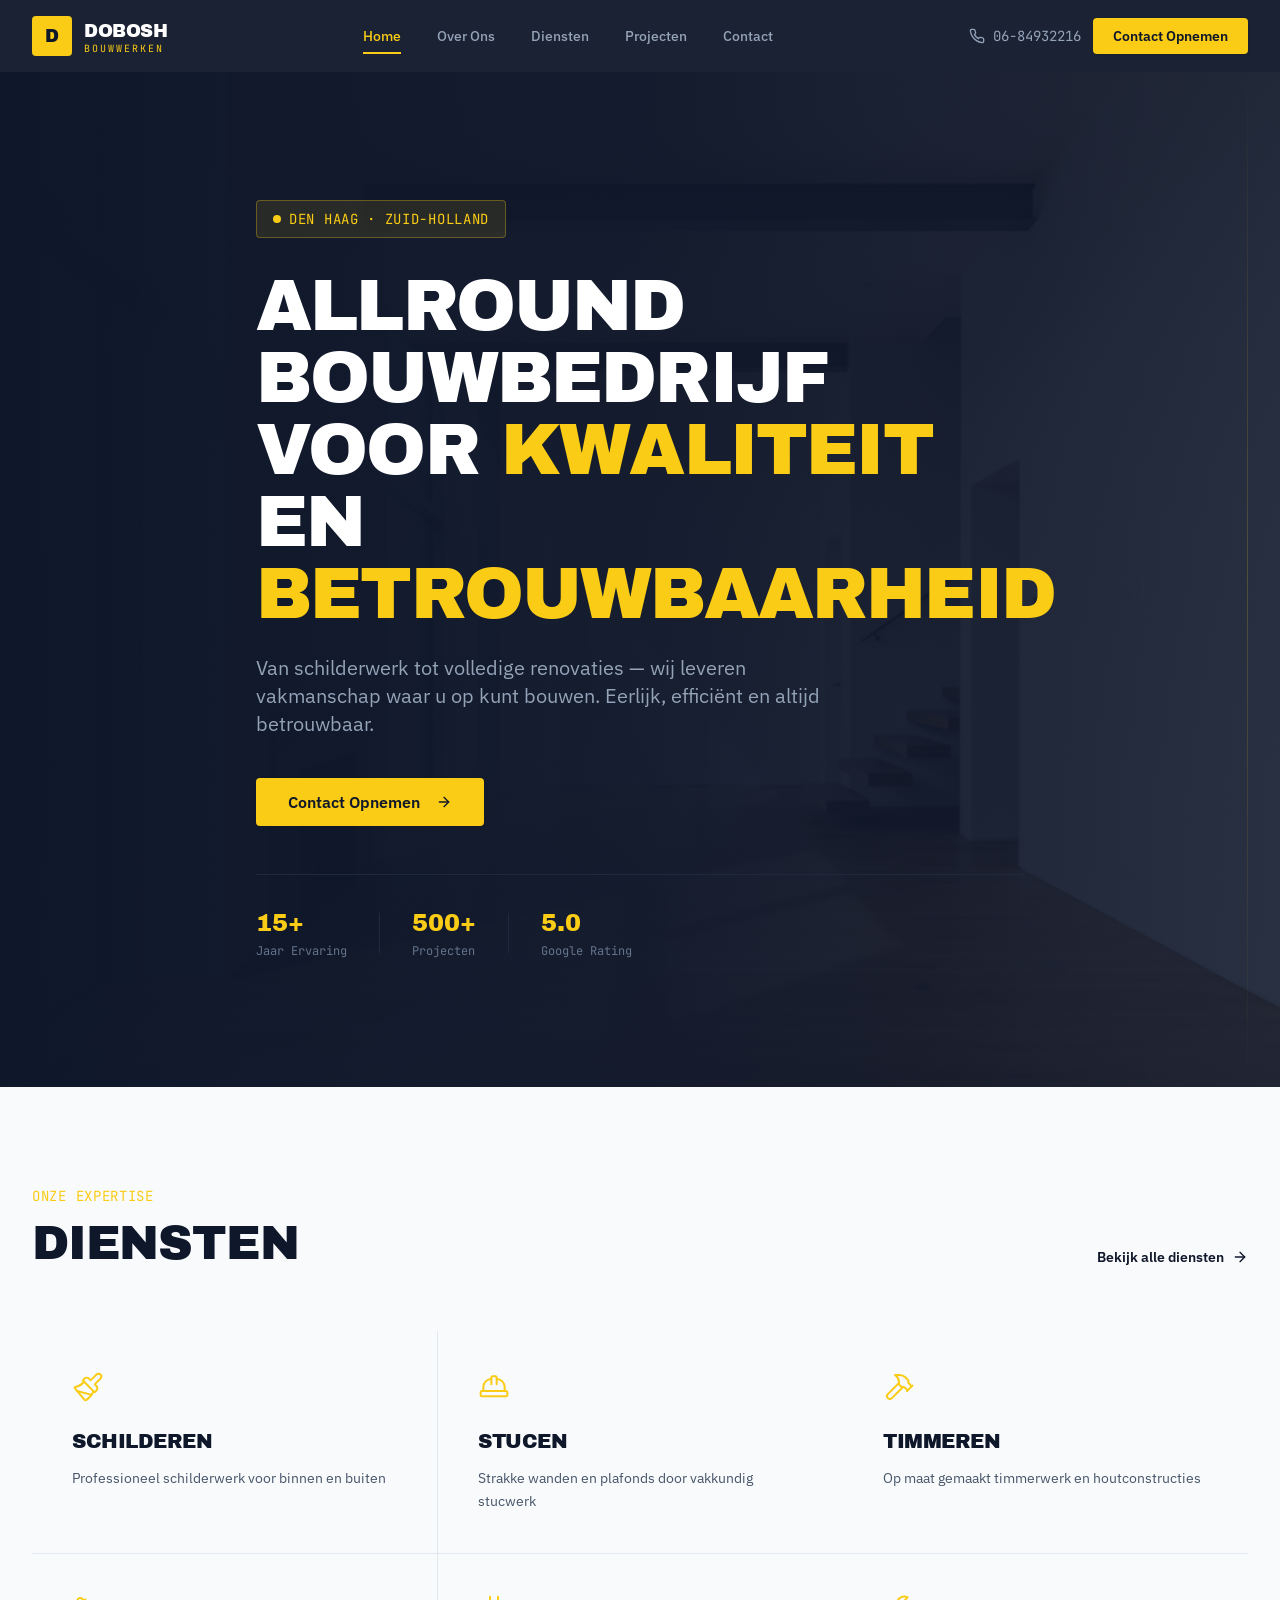
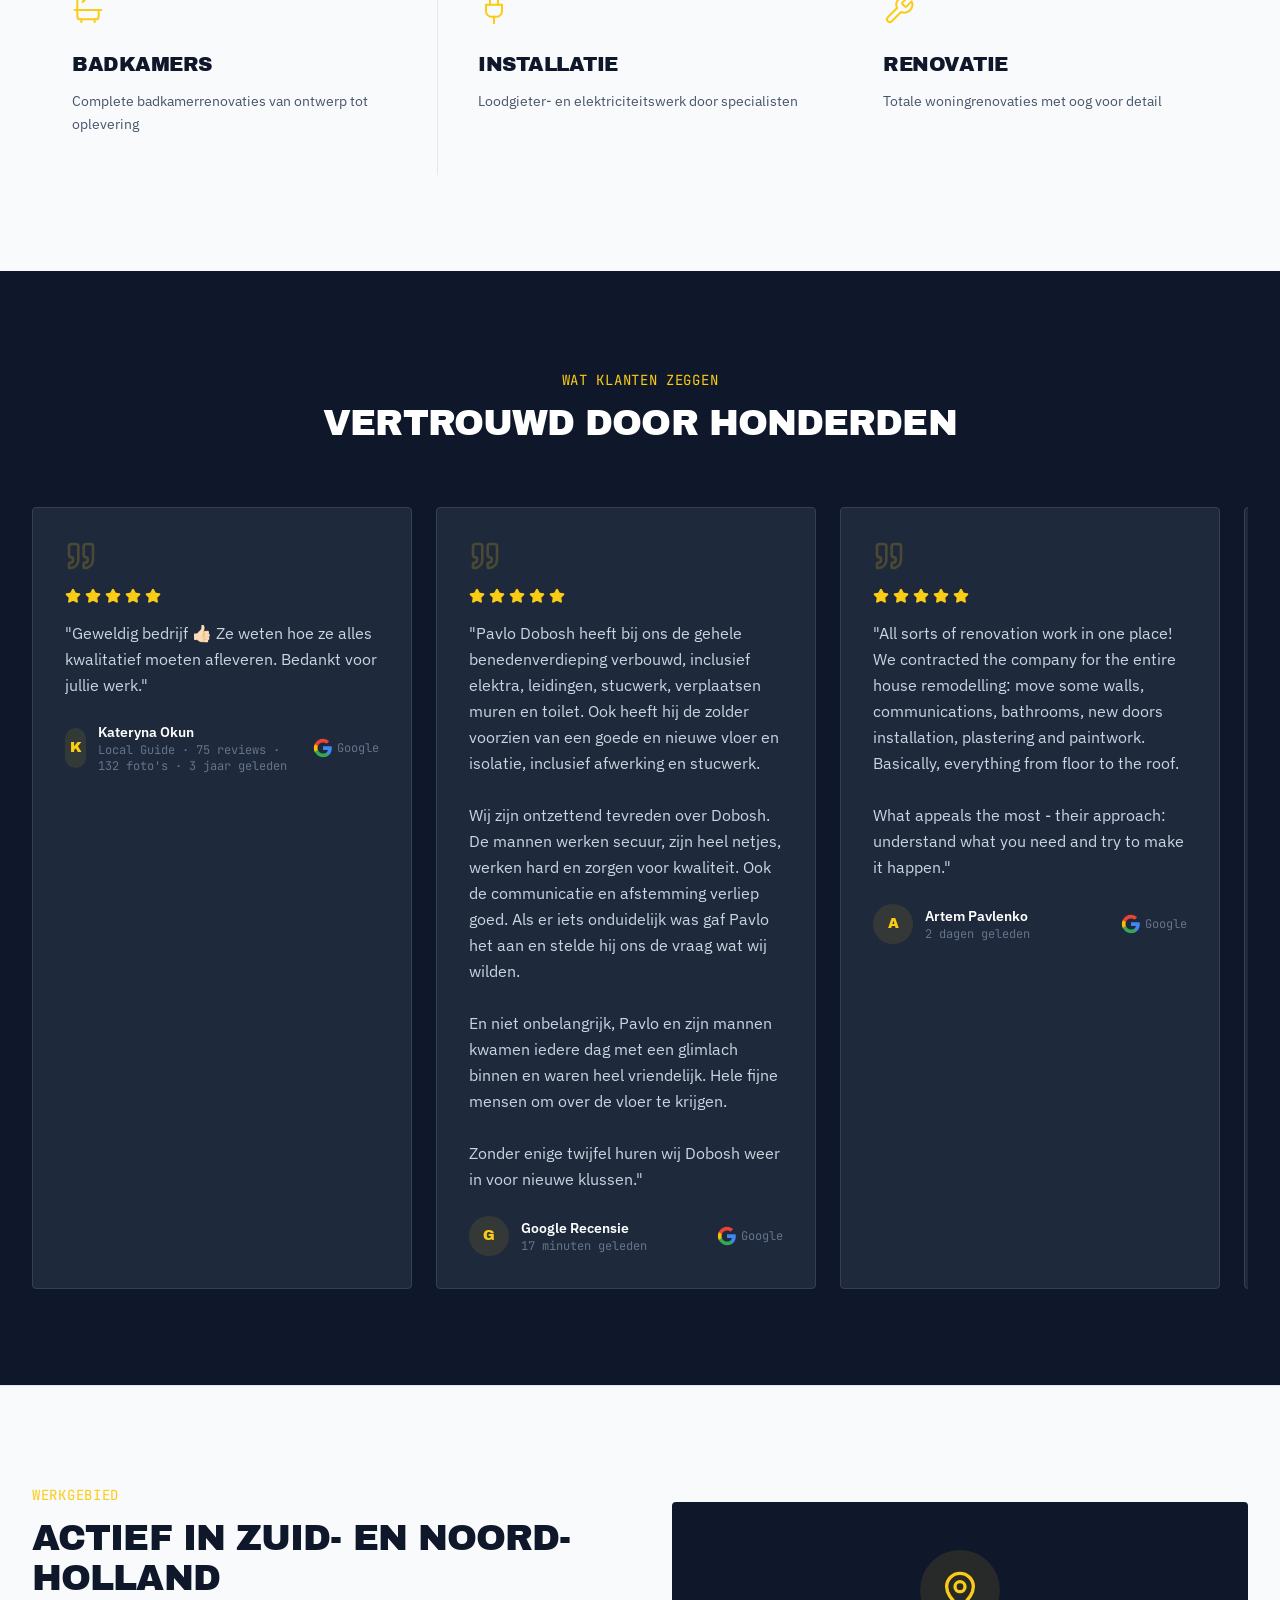
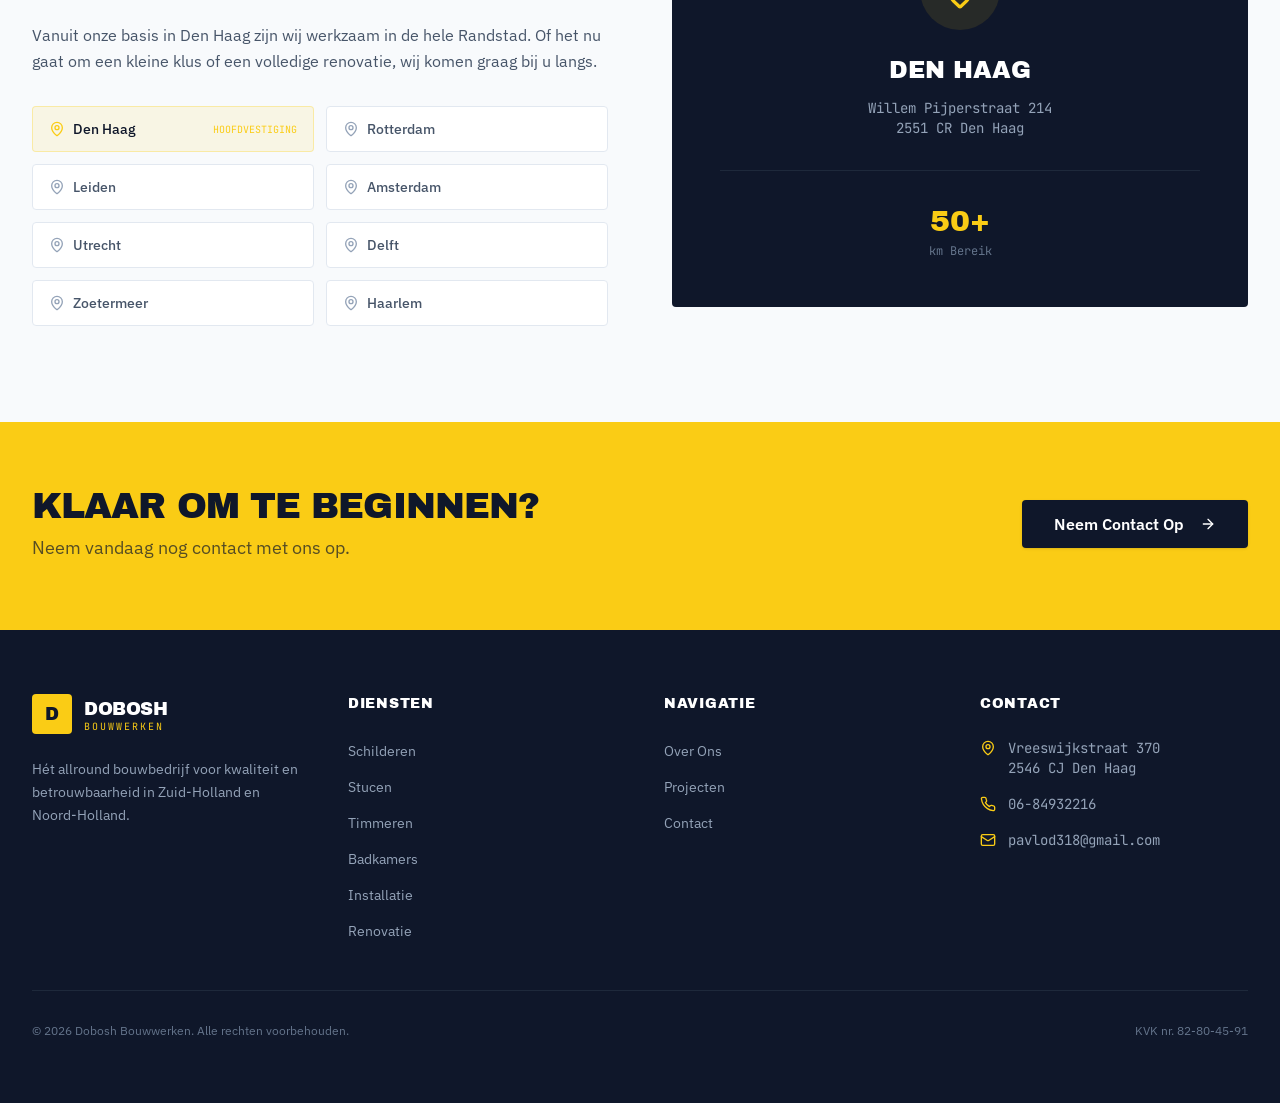
<file: index.html>
<!DOCTYPE html>
<html lang="nl">
<head>
<meta charset="utf-8">
<meta name="viewport" content="width=device-width, initial-scale=1.0">
<title>Dobosh Bouwwerken</title>
<meta name="description" content="Allround bouwbedrijf in Den Haag voor schilderwerk, stucwerk, timmerwerk, badkamers, installatie en complete renovaties. Vakmanschap waar u op kunt bouwen.">
<meta name="keywords" content="bouwbedrijf Den Haag, renovatie, schilderwerk, stucwerk, timmerwerk, badkamer renovatie, aannemer Zuid-Holland">
<link rel="icon" type="image/png" href="images/0e842c66d_logo.png">
<meta property="og:title" content="Dobosh Bouwwerken">
<meta property="og:description" content="Allround bouwbedrijf in Den Haag voor schilderwerk, stucwerk, timmerwerk, badkamers, installatie en complete renovaties. Vakmanschap waar u op kunt bouwen.">
<meta property="og:image" content="images/0e842c66d_logo.png">
<meta property="og:type" content="website">
<meta property="og:site_name" content="Dobosh Bouwwerken">
<link rel="stylesheet" href="css/site.css">
<link rel="stylesheet" href="css/app.css">
<script>document.documentElement.className += ' js';</script>
</head>
<body>
<div id="root">
<div class="min-h-screen flex flex-col">

<nav class="fixed top-0 left-0 right-0 z-50 transition-all duration-500 bg-[#0F172A]/95 backdrop-blur-md py-4">
<div class="max-w-7xl mx-auto px-4 sm:px-6 lg:px-8"><div class="flex items-center justify-between"><a class="flex items-center gap-3 group" href="index.html"><div class="w-10 h-10 bg-[#FACC15] rounded-sm flex items-center justify-center transition-transform duration-300 group-hover:scale-105"><span class="font-archivo text-[#0F172A] text-lg leading-none">D</span></div><div class="hidden sm:block"><span class="font-archivo text-white text-lg tracking-tight">DOBOSH</span><span class="block text-[#FACC15] text-[10px] font-mono tracking-[0.2em] uppercase -mt-1">Bouwwerken</span></div></a><div class="hidden lg:flex items-center gap-1"><a class="px-4 py-2 text-sm font-medium transition-colors duration-200 relative text-[#FACC15]" href="index.html">Home<div class="absolute bottom-0 left-4 right-4 h-0.5 bg-[#FACC15]"></div></a><a class="px-4 py-2 text-sm font-medium transition-colors duration-200 relative text-[#94A3B8] hover:text-white" href="over-ons.html">Over Ons</a><a class="px-4 py-2 text-sm font-medium transition-colors duration-200 relative text-[#94A3B8] hover:text-white" href="diensten.html">Diensten</a><a class="px-4 py-2 text-sm font-medium transition-colors duration-200 relative text-[#94A3B8] hover:text-white" href="projecten.html">Projecten</a><a class="px-4 py-2 text-sm font-medium transition-colors duration-200 relative text-[#94A3B8] hover:text-white" href="contact.html">Contact</a></div><div class="flex items-center gap-3"><a href="tel:+31684932216" class="hidden md:flex items-center gap-2 text-[#94A3B8] hover:text-white transition-colors text-sm font-mono"><svg xmlns="http://www.w3.org/2000/svg" width="24" height="24" viewBox="0 0 24 24" fill="none" stroke="currentColor" stroke-width="2" stroke-linecap="round" stroke-linejoin="round" class="lucide lucide-phone w-4 h-4"><path d="M22 16.92v3a2 2 0 0 1-2.18 2 19.79 19.79 0 0 1-8.63-3.07 19.5 19.5 0 0 1-6-6 19.79 19.79 0 0 1-3.07-8.67A2 2 0 0 1 4.11 2h3a2 2 0 0 1 2 1.72 12.84 12.84 0 0 0 .7 2.81 2 2 0 0 1-.45 2.11L8.09 9.91a16 16 0 0 0 6 6l1.27-1.27a2 2 0 0 1 2.11-.45 12.84 12.84 0 0 0 2.81.7A2 2 0 0 1 22 16.92z"></path></svg><span>06-84932216</span></a><a href="contact.html"><button class="items-center justify-center gap-2 whitespace-nowrap transition-colors focus-visible:outline-none focus-visible:ring-1 focus-visible:ring-ring disabled:pointer-events-none disabled:opacity-50 [&amp;_svg]:pointer-events-none [&amp;_svg]:size-4 [&amp;_svg]:shrink-0 shadow h-9 py-2 hidden sm:flex bg-[#FACC15] text-[#0F172A] hover:bg-[#EAB308] font-semibold text-sm px-5 rounded-sm">Contact Opnemen</button></a><button class="lg:hidden text-white p-2" aria-label="Menu openen"><svg xmlns="http://www.w3.org/2000/svg" width="24" height="24" viewBox="0 0 24 24" fill="none" stroke="currentColor" stroke-width="2" stroke-linecap="round" stroke-linejoin="round" class="lucide lucide-menu w-6 h-6"><line x1="4" x2="20" y1="12" y2="12"></line><line x1="4" x2="20" y1="6" y2="6"></line><line x1="4" x2="20" y1="18" y2="18"></line></svg></button></div></div></div>
<div id="mobile-menu" class="lg:hidden bg-[#0F172A] border-t border-[#1E293B] overflow-hidden"><div class="px-4 py-6 space-y-1"><a class="block px-4 py-3 text-base font-medium rounded-sm transition-colors text-[#FACC15] bg-[#1E293B]" href="index.html">Home</a><a class="block px-4 py-3 text-base font-medium rounded-sm transition-colors text-[#94A3B8] hover:text-white hover:bg-[#1E293B]" href="over-ons.html">Over Ons</a><a class="block px-4 py-3 text-base font-medium rounded-sm transition-colors text-[#94A3B8] hover:text-white hover:bg-[#1E293B]" href="diensten.html">Diensten</a><a class="block px-4 py-3 text-base font-medium rounded-sm transition-colors text-[#94A3B8] hover:text-white hover:bg-[#1E293B]" href="projecten.html">Projecten</a><a class="block px-4 py-3 text-base font-medium rounded-sm transition-colors text-[#94A3B8] hover:text-white hover:bg-[#1E293B]" href="contact.html">Contact</a><div class="pt-4 border-t border-[#1E293B]"><a href="contact.html"><button class="inline-flex items-center justify-center gap-2 whitespace-nowrap text-sm transition-colors focus-visible:outline-none focus-visible:ring-1 focus-visible:ring-ring disabled:pointer-events-none disabled:opacity-50 [&amp;_svg]:pointer-events-none [&amp;_svg]:size-4 [&amp;_svg]:shrink-0 shadow h-9 px-4 py-2 w-full bg-[#FACC15] text-[#0F172A] hover:bg-[#EAB308] font-semibold rounded-sm">Contact Opnemen</button></a></div></div></div>

</nav>

<main class="flex-1 pt-[72px]"><section class="relative min-h-[90vh] bg-[#0F172A] overflow-hidden flex items-center"><div class="absolute inset-0"><img src="images/9e268dc69_generated_a72742f3.png" alt="Modern gerenoveerd interieur" class="w-full h-full object-cover opacity-30"><div class="absolute inset-0 bg-gradient-to-r from-[#0F172A] via-[#0F172A]/90 to-[#0F172A]/60"></div></div><div class="relative max-w-7xl mx-auto px-4 sm:px-6 lg:px-8 py-20 lg:py-32"><div class="max-w-3xl"><div class="inline-flex items-center gap-2 bg-[#FACC15]/10 border border-[#FACC15]/30 px-4 py-2 rounded-sm mb-8" data-reveal="up"><div class="w-2 h-2 bg-[#FACC15] rounded-full animate-pulse"></div><span class="text-[#FACC15] text-sm font-mono tracking-wider uppercase">Den Haag · Zuid-Holland</span></div><h1 class="font-archivo text-4xl sm:text-5xl lg:text-7xl text-white uppercase leading-[0.95] tracking-tight mb-6" data-reveal="up">Allround Bouwbedrijf voor <span class="text-[#FACC15]">Kwaliteit</span> en <span class="text-[#FACC15]">Betrouwbaarheid</span></h1><p class="text-[#94A3B8] text-lg sm:text-xl leading-relaxed mb-10 max-w-xl" data-reveal="up">Van schilderwerk tot volledige renovaties — wij leveren vakmanschap waar u op kunt bouwen. Eerlijk, efficiënt en altijd betrouwbaar.</p><div class="flex flex-col sm:flex-row gap-4" data-reveal="up"><a href="contact.html"><button class="inline-flex items-center justify-center gap-2 whitespace-nowrap transition-colors focus-visible:outline-none focus-visible:ring-1 focus-visible:ring-ring disabled:pointer-events-none disabled:opacity-50 [&amp;_svg]:pointer-events-none [&amp;_svg]:size-4 [&amp;_svg]:shrink-0 shadow h-9 bg-[#FACC15] text-[#0F172A] hover:bg-[#EAB308] font-semibold text-base px-8 py-6 rounded-sm group">Contact Opnemen<svg xmlns="http://www.w3.org/2000/svg" width="24" height="24" viewBox="0 0 24 24" fill="none" stroke="currentColor" stroke-width="2" stroke-linecap="round" stroke-linejoin="round" class="lucide lucide-arrow-right w-5 h-5 ml-2 group-hover:translate-x-1 transition-transform"><path d="M5 12h14"></path><path d="m12 5 7 7-7 7"></path></svg></button></a></div><div class="flex items-center gap-8 mt-12 pt-8 border-t border-[#1E293B]" data-reveal="fade"><div><span class="font-archivo text-[#FACC15] text-2xl">15+</span><p class="text-[#64748B] text-xs font-mono mt-1">Jaar Ervaring</p></div><div class="w-px h-10 bg-[#1E293B]"></div><div><span class="font-archivo text-[#FACC15] text-2xl">500+</span><p class="text-[#64748B] text-xs font-mono mt-1">Projecten</p></div><div class="w-px h-10 bg-[#1E293B]"></div><div><span class="font-archivo text-[#FACC15] text-2xl">5.0</span><p class="text-[#64748B] text-xs font-mono mt-1">Google Rating</p></div></div></div></div><div class="absolute right-8 top-0 bottom-0 w-px bg-gradient-to-b from-transparent via-[#FACC15]/20 to-transparent hidden lg:block"></div></section><section class="py-24 bg-[#F8FAFC]"><div class="max-w-7xl mx-auto px-4 sm:px-6 lg:px-8"><div class="flex flex-col md:flex-row md:items-end md:justify-between gap-6 mb-16"><div><span class="text-[#FACC15] text-sm font-mono tracking-wider uppercase">Onze Expertise</span><h2 class="font-archivo text-3xl sm:text-4xl lg:text-5xl text-[#0F172A] uppercase mt-3 tracking-tight">Diensten</h2></div><a class="flex items-center gap-2 text-[#0F172A] font-semibold text-sm hover:text-[#FACC15] transition-colors group" href="diensten.html">Bekijk alle diensten<svg xmlns="http://www.w3.org/2000/svg" width="24" height="24" viewBox="0 0 24 24" fill="none" stroke="currentColor" stroke-width="2" stroke-linecap="round" stroke-linejoin="round" class="lucide lucide-arrow-right w-4 h-4 group-hover:translate-x-1 transition-transform"><path d="M5 12h14"></path><path d="m12 5 7 7-7 7"></path></svg></a></div><div class="grid grid-cols-1 sm:grid-cols-2 lg:grid-cols-3 gap-px bg-[#E2E8F0]"><div class="bg-[#F8FAFC] p-8 lg:p-10 group hover:bg-[#FACC15] transition-all duration-500 cursor-pointer" data-reveal="up"><svg xmlns="http://www.w3.org/2000/svg" width="24" height="24" viewBox="0 0 24 24" fill="none" stroke="currentColor" stroke-width="1.5" stroke-linecap="round" stroke-linejoin="round" class="lucide lucide-paintbrush w-8 h-8 text-[#FACC15] group-hover:text-[#0F172A] transition-colors duration-500 mb-6" aria-label="Schilderen service"><path d="m14.622 17.897-10.68-2.913"></path><path d="M18.376 2.622a1 1 0 1 1 3.002 3.002L17.36 9.643a.5.5 0 0 0 0 .707l.944.944a2.41 2.41 0 0 1 0 3.408l-.944.944a.5.5 0 0 1-.707 0L8.354 7.348a.5.5 0 0 1 0-.707l.944-.944a2.41 2.41 0 0 1 3.408 0l.944.944a.5.5 0 0 0 .707 0z"></path><path d="M9 8c-1.804 2.71-3.97 3.46-6.583 3.948a.507.507 0 0 0-.302.819l7.32 8.883a1 1 0 0 0 1.185.204C12.735 20.405 16 16.792 16 15"></path></svg><h3 class="font-archivo text-xl text-[#0F172A] uppercase tracking-tight mb-3">Schilderen</h3><p class="text-[#475569] group-hover:text-[#0F172A]/70 text-sm leading-relaxed transition-colors duration-500">Professioneel schilderwerk voor binnen en buiten</p></div><div class="bg-[#F8FAFC] p-8 lg:p-10 group hover:bg-[#FACC15] transition-all duration-500 cursor-pointer" data-reveal="up"><svg xmlns="http://www.w3.org/2000/svg" width="24" height="24" viewBox="0 0 24 24" fill="none" stroke="currentColor" stroke-width="1.5" stroke-linecap="round" stroke-linejoin="round" class="lucide lucide-hard-hat w-8 h-8 text-[#FACC15] group-hover:text-[#0F172A] transition-colors duration-500 mb-6" aria-label="Stucen service"><path d="M10 10V5a1 1 0 0 1 1-1h2a1 1 0 0 1 1 1v5"></path><path d="M14 6a6 6 0 0 1 6 6v3"></path><path d="M4 15v-3a6 6 0 0 1 6-6"></path><rect x="2" y="15" width="20" height="4" rx="1"></rect></svg><h3 class="font-archivo text-xl text-[#0F172A] uppercase tracking-tight mb-3">Stucen</h3><p class="text-[#475569] group-hover:text-[#0F172A]/70 text-sm leading-relaxed transition-colors duration-500">Strakke wanden en plafonds door vakkundig stucwerk</p></div><div class="bg-[#F8FAFC] p-8 lg:p-10 group hover:bg-[#FACC15] transition-all duration-500 cursor-pointer" data-reveal="up"><svg xmlns="http://www.w3.org/2000/svg" width="24" height="24" viewBox="0 0 24 24" fill="none" stroke="currentColor" stroke-width="1.5" stroke-linecap="round" stroke-linejoin="round" class="lucide lucide-hammer w-8 h-8 text-[#FACC15] group-hover:text-[#0F172A] transition-colors duration-500 mb-6" aria-label="Timmeren service"><path d="m15 12-8.373 8.373a1 1 0 1 1-3-3L12 9"></path><path d="m18 15 4-4"></path><path d="m21.5 11.5-1.914-1.914A2 2 0 0 1 19 8.172V7l-2.26-2.26a6 6 0 0 0-4.202-1.756L9 2.96l.92.82A6.18 6.18 0 0 1 12 8.4V10l2 2h1.172a2 2 0 0 1 1.414.586L18.5 14.5"></path></svg><h3 class="font-archivo text-xl text-[#0F172A] uppercase tracking-tight mb-3">Timmeren</h3><p class="text-[#475569] group-hover:text-[#0F172A]/70 text-sm leading-relaxed transition-colors duration-500">Op maat gemaakt timmerwerk en houtconstructies</p></div><div class="bg-[#F8FAFC] p-8 lg:p-10 group hover:bg-[#FACC15] transition-all duration-500 cursor-pointer" data-reveal="up"><svg xmlns="http://www.w3.org/2000/svg" width="24" height="24" viewBox="0 0 24 24" fill="none" stroke="currentColor" stroke-width="1.5" stroke-linecap="round" stroke-linejoin="round" class="lucide lucide-bath w-8 h-8 text-[#FACC15] group-hover:text-[#0F172A] transition-colors duration-500 mb-6" aria-label="Badkamers service"><path d="M10 4 8 6"></path><path d="M17 19v2"></path><path d="M2 12h20"></path><path d="M7 19v2"></path><path d="M9 5 7.621 3.621A2.121 2.121 0 0 0 4 5v12a2 2 0 0 0 2 2h12a2 2 0 0 0 2-2v-5"></path></svg><h3 class="font-archivo text-xl text-[#0F172A] uppercase tracking-tight mb-3">Badkamers</h3><p class="text-[#475569] group-hover:text-[#0F172A]/70 text-sm leading-relaxed transition-colors duration-500">Complete badkamerrenovaties van ontwerp tot oplevering</p></div><div class="bg-[#F8FAFC] p-8 lg:p-10 group hover:bg-[#FACC15] transition-all duration-500 cursor-pointer" data-reveal="up"><svg xmlns="http://www.w3.org/2000/svg" width="24" height="24" viewBox="0 0 24 24" fill="none" stroke="currentColor" stroke-width="1.5" stroke-linecap="round" stroke-linejoin="round" class="lucide lucide-plug w-8 h-8 text-[#FACC15] group-hover:text-[#0F172A] transition-colors duration-500 mb-6" aria-label="Installatie service"><path d="M12 22v-5"></path><path d="M9 8V2"></path><path d="M15 8V2"></path><path d="M18 8v5a4 4 0 0 1-4 4h-4a4 4 0 0 1-4-4V8Z"></path></svg><h3 class="font-archivo text-xl text-[#0F172A] uppercase tracking-tight mb-3">Installatie</h3><p class="text-[#475569] group-hover:text-[#0F172A]/70 text-sm leading-relaxed transition-colors duration-500">Loodgieter- en elektriciteitswerk door specialisten</p></div><div class="bg-[#F8FAFC] p-8 lg:p-10 group hover:bg-[#FACC15] transition-all duration-500 cursor-pointer" data-reveal="up"><svg xmlns="http://www.w3.org/2000/svg" width="24" height="24" viewBox="0 0 24 24" fill="none" stroke="currentColor" stroke-width="1.5" stroke-linecap="round" stroke-linejoin="round" class="lucide lucide-wrench w-8 h-8 text-[#FACC15] group-hover:text-[#0F172A] transition-colors duration-500 mb-6" aria-label="Renovatie service"><path d="M14.7 6.3a1 1 0 0 0 0 1.4l1.6 1.6a1 1 0 0 0 1.4 0l3.77-3.77a6 6 0 0 1-7.94 7.94l-6.91 6.91a2.12 2.12 0 0 1-3-3l6.91-6.91a6 6 0 0 1 7.94-7.94l-3.76 3.76z"></path></svg><h3 class="font-archivo text-xl text-[#0F172A] uppercase tracking-tight mb-3">Renovatie</h3><p class="text-[#475569] group-hover:text-[#0F172A]/70 text-sm leading-relaxed transition-colors duration-500">Totale woningrenovaties met oog voor detail</p></div></div></div></section><section class="py-24 bg-[#0F172A]"><div class="max-w-7xl mx-auto px-4 sm:px-6 lg:px-8"><div class="text-center mb-16"><span class="text-[#FACC15] text-sm font-mono tracking-wider uppercase">Wat Klanten Zeggen</span><h2 class="font-archivo text-3xl sm:text-4xl text-white uppercase mt-3 tracking-tight">Vertrouwd door Honderden</h2></div><div class="reviews-marquee relative overflow-hidden max-w-7xl mx-auto" data-reveal="up"><div class="reviews-track flex items-stretch"><div class="relative bg-[#1E293B] border border-[#334155] p-8 rounded-sm shrink-0 review-card"><svg xmlns="http://www.w3.org/2000/svg" width="24" height="24" viewBox="0 0 24 24" fill="none" stroke="currentColor" stroke-width="2" stroke-linecap="round" stroke-linejoin="round" class="lucide lucide-quote w-8 h-8 text-[#FACC15]/20 mb-4"><path d="M16 3a2 2 0 0 0-2 2v6a2 2 0 0 0 2 2 1 1 0 0 1 1 1v1a2 2 0 0 1-2 2 1 1 0 0 0-1 1v2a1 1 0 0 0 1 1 6 6 0 0 0 6-6V5a2 2 0 0 0-2-2z"></path><path d="M5 3a2 2 0 0 0-2 2v6a2 2 0 0 0 2 2 1 1 0 0 1 1 1v1a2 2 0 0 1-2 2 1 1 0 0 0-1 1v2a1 1 0 0 0 1 1 6 6 0 0 0 6-6V5a2 2 0 0 0-2-2z"></path></svg><div class="flex gap-1 mb-4"><svg xmlns="http://www.w3.org/2000/svg" width="24" height="24" viewBox="0 0 24 24" fill="none" stroke="currentColor" stroke-width="2" stroke-linecap="round" stroke-linejoin="round" class="lucide lucide-star w-4 h-4 fill-[#FACC15] text-[#FACC15]"><path d="M11.525 2.295a.53.53 0 0 1 .95 0l2.31 4.679a2.123 2.123 0 0 0 1.595 1.16l5.166.756a.53.53 0 0 1 .294.904l-3.736 3.638a2.123 2.123 0 0 0-.611 1.878l.882 5.14a.53.53 0 0 1-.771.56l-4.618-2.428a2.122 2.122 0 0 0-1.973 0L6.396 21.01a.53.53 0 0 1-.77-.56l.881-5.139a2.122 2.122 0 0 0-.611-1.879L2.16 9.795a.53.53 0 0 1 .294-.906l5.165-.755a2.122 2.122 0 0 0 1.597-1.16z"></path></svg><svg xmlns="http://www.w3.org/2000/svg" width="24" height="24" viewBox="0 0 24 24" fill="none" stroke="currentColor" stroke-width="2" stroke-linecap="round" stroke-linejoin="round" class="lucide lucide-star w-4 h-4 fill-[#FACC15] text-[#FACC15]"><path d="M11.525 2.295a.53.53 0 0 1 .95 0l2.31 4.679a2.123 2.123 0 0 0 1.595 1.16l5.166.756a.53.53 0 0 1 .294.904l-3.736 3.638a2.123 2.123 0 0 0-.611 1.878l.882 5.14a.53.53 0 0 1-.771.56l-4.618-2.428a2.122 2.122 0 0 0-1.973 0L6.396 21.01a.53.53 0 0 1-.77-.56l.881-5.139a2.122 2.122 0 0 0-.611-1.879L2.16 9.795a.53.53 0 0 1 .294-.906l5.165-.755a2.122 2.122 0 0 0 1.597-1.16z"></path></svg><svg xmlns="http://www.w3.org/2000/svg" width="24" height="24" viewBox="0 0 24 24" fill="none" stroke="currentColor" stroke-width="2" stroke-linecap="round" stroke-linejoin="round" class="lucide lucide-star w-4 h-4 fill-[#FACC15] text-[#FACC15]"><path d="M11.525 2.295a.53.53 0 0 1 .95 0l2.31 4.679a2.123 2.123 0 0 0 1.595 1.16l5.166.756a.53.53 0 0 1 .294.904l-3.736 3.638a2.123 2.123 0 0 0-.611 1.878l.882 5.14a.53.53 0 0 1-.771.56l-4.618-2.428a2.122 2.122 0 0 0-1.973 0L6.396 21.01a.53.53 0 0 1-.77-.56l.881-5.139a2.122 2.122 0 0 0-.611-1.879L2.16 9.795a.53.53 0 0 1 .294-.906l5.165-.755a2.122 2.122 0 0 0 1.597-1.16z"></path></svg><svg xmlns="http://www.w3.org/2000/svg" width="24" height="24" viewBox="0 0 24 24" fill="none" stroke="currentColor" stroke-width="2" stroke-linecap="round" stroke-linejoin="round" class="lucide lucide-star w-4 h-4 fill-[#FACC15] text-[#FACC15]"><path d="M11.525 2.295a.53.53 0 0 1 .95 0l2.31 4.679a2.123 2.123 0 0 0 1.595 1.16l5.166.756a.53.53 0 0 1 .294.904l-3.736 3.638a2.123 2.123 0 0 0-.611 1.878l.882 5.14a.53.53 0 0 1-.771.56l-4.618-2.428a2.122 2.122 0 0 0-1.973 0L6.396 21.01a.53.53 0 0 1-.77-.56l.881-5.139a2.122 2.122 0 0 0-.611-1.879L2.16 9.795a.53.53 0 0 1 .294-.906l5.165-.755a2.122 2.122 0 0 0 1.597-1.16z"></path></svg><svg xmlns="http://www.w3.org/2000/svg" width="24" height="24" viewBox="0 0 24 24" fill="none" stroke="currentColor" stroke-width="2" stroke-linecap="round" stroke-linejoin="round" class="lucide lucide-star w-4 h-4 fill-[#FACC15] text-[#FACC15]"><path d="M11.525 2.295a.53.53 0 0 1 .95 0l2.31 4.679a2.123 2.123 0 0 0 1.595 1.16l5.166.756a.53.53 0 0 1 .294.904l-3.736 3.638a2.123 2.123 0 0 0-.611 1.878l.882 5.14a.53.53 0 0 1-.771.56l-4.618-2.428a2.122 2.122 0 0 0-1.973 0L6.396 21.01a.53.53 0 0 1-.77-.56l.881-5.139a2.122 2.122 0 0 0-.611-1.879L2.16 9.795a.53.53 0 0 1 .294-.906l5.165-.755a2.122 2.122 0 0 0 1.597-1.16z"></path></svg></div><p class="text-[#CBD5E1] leading-relaxed mb-6">"Geweldig bedrijf 👍🏻 Ze weten hoe ze alles kwalitatief moeten afleveren. Bedankt voor jullie werk."</p><div class="flex items-center gap-3 mt-auto"><div class="w-10 h-10 bg-[#FACC15]/10 rounded-full flex items-center justify-center"><span class="text-[#FACC15] font-archivo text-sm">K</span></div><div><p class="text-white text-sm font-semibold">Kateryna Okun</p><p class="text-[#64748B] text-xs font-mono">Local Guide · 75 reviews · 132 foto's · 3 jaar geleden</p></div><div class="ml-auto flex items-center gap-1"><svg viewBox="0 0 24 24" class="w-5 h-5" fill="none"><path d="M22.56 12.25c0-.78-.07-1.53-.2-2.25H12v4.26h5.92c-.26 1.37-1.04 2.53-2.21 3.31v2.77h3.57c2.08-1.92 3.28-4.74 3.28-8.09z" fill="#4285F4"></path><path d="M12 23c2.97 0 5.46-.98 7.28-2.66l-3.57-2.77c-.98.66-2.23 1.06-3.71 1.06-2.86 0-5.29-1.93-6.16-4.53H2.18v2.84C3.99 20.53 7.7 23 12 23z" fill="#34A853"></path><path d="M5.84 14.09c-.22-.66-.35-1.36-.35-2.09s.13-1.43.35-2.09V7.07H2.18C1.43 8.55 1 10.22 1 12s.43 3.45 1.18 4.93l3.66-2.84z" fill="#FBBC05"></path><path d="M12 5.38c1.62 0 3.06.56 4.21 1.64l3.15-3.15C17.45 2.09 14.97 1 12 1 7.7 1 3.99 3.47 2.18 7.07l3.66 2.84c.87-2.6 3.3-4.53 6.16-4.53z" fill="#EA4335"></path></svg><span class="text-[#64748B] text-xs font-mono">Google</span></div></div></div><div class="relative bg-[#1E293B] border border-[#334155] p-8 rounded-sm shrink-0 review-card"><svg xmlns="http://www.w3.org/2000/svg" width="24" height="24" viewBox="0 0 24 24" fill="none" stroke="currentColor" stroke-width="2" stroke-linecap="round" stroke-linejoin="round" class="lucide lucide-quote w-8 h-8 text-[#FACC15]/20 mb-4"><path d="M16 3a2 2 0 0 0-2 2v6a2 2 0 0 0 2 2 1 1 0 0 1 1 1v1a2 2 0 0 1-2 2 1 1 0 0 0-1 1v2a1 1 0 0 0 1 1 6 6 0 0 0 6-6V5a2 2 0 0 0-2-2z"></path><path d="M5 3a2 2 0 0 0-2 2v6a2 2 0 0 0 2 2 1 1 0 0 1 1 1v1a2 2 0 0 1-2 2 1 1 0 0 0-1 1v2a1 1 0 0 0 1 1 6 6 0 0 0 6-6V5a2 2 0 0 0-2-2z"></path></svg><div class="flex gap-1 mb-4"><svg xmlns="http://www.w3.org/2000/svg" width="24" height="24" viewBox="0 0 24 24" fill="none" stroke="currentColor" stroke-width="2" stroke-linecap="round" stroke-linejoin="round" class="lucide lucide-star w-4 h-4 fill-[#FACC15] text-[#FACC15]"><path d="M11.525 2.295a.53.53 0 0 1 .95 0l2.31 4.679a2.123 2.123 0 0 0 1.595 1.16l5.166.756a.53.53 0 0 1 .294.904l-3.736 3.638a2.123 2.123 0 0 0-.611 1.878l.882 5.14a.53.53 0 0 1-.771.56l-4.618-2.428a2.122 2.122 0 0 0-1.973 0L6.396 21.01a.53.53 0 0 1-.77-.56l.881-5.139a2.122 2.122 0 0 0-.611-1.879L2.16 9.795a.53.53 0 0 1 .294-.906l5.165-.755a2.122 2.122 0 0 0 1.597-1.16z"></path></svg><svg xmlns="http://www.w3.org/2000/svg" width="24" height="24" viewBox="0 0 24 24" fill="none" stroke="currentColor" stroke-width="2" stroke-linecap="round" stroke-linejoin="round" class="lucide lucide-star w-4 h-4 fill-[#FACC15] text-[#FACC15]"><path d="M11.525 2.295a.53.53 0 0 1 .95 0l2.31 4.679a2.123 2.123 0 0 0 1.595 1.16l5.166.756a.53.53 0 0 1 .294.904l-3.736 3.638a2.123 2.123 0 0 0-.611 1.878l.882 5.14a.53.53 0 0 1-.771.56l-4.618-2.428a2.122 2.122 0 0 0-1.973 0L6.396 21.01a.53.53 0 0 1-.77-.56l.881-5.139a2.122 2.122 0 0 0-.611-1.879L2.16 9.795a.53.53 0 0 1 .294-.906l5.165-.755a2.122 2.122 0 0 0 1.597-1.16z"></path></svg><svg xmlns="http://www.w3.org/2000/svg" width="24" height="24" viewBox="0 0 24 24" fill="none" stroke="currentColor" stroke-width="2" stroke-linecap="round" stroke-linejoin="round" class="lucide lucide-star w-4 h-4 fill-[#FACC15] text-[#FACC15]"><path d="M11.525 2.295a.53.53 0 0 1 .95 0l2.31 4.679a2.123 2.123 0 0 0 1.595 1.16l5.166.756a.53.53 0 0 1 .294.904l-3.736 3.638a2.123 2.123 0 0 0-.611 1.878l.882 5.14a.53.53 0 0 1-.771.56l-4.618-2.428a2.122 2.122 0 0 0-1.973 0L6.396 21.01a.53.53 0 0 1-.77-.56l.881-5.139a2.122 2.122 0 0 0-.611-1.879L2.16 9.795a.53.53 0 0 1 .294-.906l5.165-.755a2.122 2.122 0 0 0 1.597-1.16z"></path></svg><svg xmlns="http://www.w3.org/2000/svg" width="24" height="24" viewBox="0 0 24 24" fill="none" stroke="currentColor" stroke-width="2" stroke-linecap="round" stroke-linejoin="round" class="lucide lucide-star w-4 h-4 fill-[#FACC15] text-[#FACC15]"><path d="M11.525 2.295a.53.53 0 0 1 .95 0l2.31 4.679a2.123 2.123 0 0 0 1.595 1.16l5.166.756a.53.53 0 0 1 .294.904l-3.736 3.638a2.123 2.123 0 0 0-.611 1.878l.882 5.14a.53.53 0 0 1-.771.56l-4.618-2.428a2.122 2.122 0 0 0-1.973 0L6.396 21.01a.53.53 0 0 1-.77-.56l.881-5.139a2.122 2.122 0 0 0-.611-1.879L2.16 9.795a.53.53 0 0 1 .294-.906l5.165-.755a2.122 2.122 0 0 0 1.597-1.16z"></path></svg><svg xmlns="http://www.w3.org/2000/svg" width="24" height="24" viewBox="0 0 24 24" fill="none" stroke="currentColor" stroke-width="2" stroke-linecap="round" stroke-linejoin="round" class="lucide lucide-star w-4 h-4 fill-[#FACC15] text-[#FACC15]"><path d="M11.525 2.295a.53.53 0 0 1 .95 0l2.31 4.679a2.123 2.123 0 0 0 1.595 1.16l5.166.756a.53.53 0 0 1 .294.904l-3.736 3.638a2.123 2.123 0 0 0-.611 1.878l.882 5.14a.53.53 0 0 1-.771.56l-4.618-2.428a2.122 2.122 0 0 0-1.973 0L6.396 21.01a.53.53 0 0 1-.77-.56l.881-5.139a2.122 2.122 0 0 0-.611-1.879L2.16 9.795a.53.53 0 0 1 .294-.906l5.165-.755a2.122 2.122 0 0 0 1.597-1.16z"></path></svg></div><p class="text-[#CBD5E1] leading-relaxed mb-6">"Pavlo Dobosh heeft bij ons de gehele benedenverdieping verbouwd, inclusief elektra, leidingen, stucwerk, verplaatsen muren en toilet. Ook heeft hij de zolder voorzien van een goede en nieuwe vloer en isolatie, inclusief afwerking en stucwerk.<br><br>Wij zijn ontzettend tevreden over Dobosh. De mannen werken secuur, zijn heel netjes, werken hard en zorgen voor kwaliteit. Ook de communicatie en afstemming verliep goed. Als er iets onduidelijk was gaf Pavlo het aan en stelde hij ons de vraag wat wij wilden.<br><br>En niet onbelangrijk, Pavlo en zijn mannen kwamen iedere dag met een glimlach binnen en waren heel vriendelijk. Hele fijne mensen om over de vloer te krijgen.<br><br>Zonder enige twijfel huren wij Dobosh weer in voor nieuwe klussen."</p><div class="flex items-center gap-3"><div class="w-10 h-10 bg-[#FACC15]/10 rounded-full flex items-center justify-center"><span class="text-[#FACC15] font-archivo text-sm">G</span></div><div><p class="text-white text-sm font-semibold">Google Recensie</p><p class="text-[#64748B] text-xs font-mono">17 minuten geleden</p></div><div class="ml-auto flex items-center gap-1"><svg viewBox="0 0 24 24" class="w-5 h-5" fill="none"><path d="M22.56 12.25c0-.78-.07-1.53-.2-2.25H12v4.26h5.92c-.26 1.37-1.04 2.53-2.21 3.31v2.77h3.57c2.08-1.92 3.28-4.74 3.28-8.09z" fill="#4285F4"></path><path d="M12 23c2.97 0 5.46-.98 7.28-2.66l-3.57-2.77c-.98.66-2.23 1.06-3.71 1.06-2.86 0-5.29-1.93-6.16-4.53H2.18v2.84C3.99 20.53 7.7 23 12 23z" fill="#34A853"></path><path d="M5.84 14.09c-.22-.66-.35-1.36-.35-2.09s.13-1.43.35-2.09V7.07H2.18C1.43 8.55 1 10.22 1 12s.43 3.45 1.18 4.93l3.66-2.84z" fill="#FBBC05"></path><path d="M12 5.38c1.62 0 3.06.56 4.21 1.64l3.15-3.15C17.45 2.09 14.97 1 12 1 7.7 1 3.99 3.47 2.18 7.07l3.66 2.84c.87-2.6 3.3-4.53 6.16-4.53z" fill="#EA4335"></path></svg><span class="text-[#64748B] text-xs font-mono">Google</span></div></div></div><div class="relative bg-[#1E293B] border border-[#334155] p-8 rounded-sm shrink-0 review-card"><svg xmlns="http://www.w3.org/2000/svg" width="24" height="24" viewBox="0 0 24 24" fill="none" stroke="currentColor" stroke-width="2" stroke-linecap="round" stroke-linejoin="round" class="lucide lucide-quote w-8 h-8 text-[#FACC15]/20 mb-4"><path d="M16 3a2 2 0 0 0-2 2v6a2 2 0 0 0 2 2 1 1 0 0 1 1 1v1a2 2 0 0 1-2 2 1 1 0 0 0-1 1v2a1 1 0 0 0 1 1 6 6 0 0 0 6-6V5a2 2 0 0 0-2-2z"></path><path d="M5 3a2 2 0 0 0-2 2v6a2 2 0 0 0 2 2 1 1 0 0 1 1 1v1a2 2 0 0 1-2 2 1 1 0 0 0-1 1v2a1 1 0 0 0 1 1 6 6 0 0 0 6-6V5a2 2 0 0 0-2-2z"></path></svg><div class="flex gap-1 mb-4"><svg xmlns="http://www.w3.org/2000/svg" width="24" height="24" viewBox="0 0 24 24" fill="none" stroke="currentColor" stroke-width="2" stroke-linecap="round" stroke-linejoin="round" class="lucide lucide-star w-4 h-4 fill-[#FACC15] text-[#FACC15]"><path d="M11.525 2.295a.53.53 0 0 1 .95 0l2.31 4.679a2.123 2.123 0 0 0 1.595 1.16l5.166.756a.53.53 0 0 1 .294.904l-3.736 3.638a2.123 2.123 0 0 0-.611 1.878l.882 5.14a.53.53 0 0 1-.771.56l-4.618-2.428a2.122 2.122 0 0 0-1.973 0L6.396 21.01a.53.53 0 0 1-.77-.56l.881-5.139a2.122 2.122 0 0 0-.611-1.879L2.16 9.795a.53.53 0 0 1 .294-.906l5.165-.755a2.122 2.122 0 0 0 1.597-1.16z"></path></svg><svg xmlns="http://www.w3.org/2000/svg" width="24" height="24" viewBox="0 0 24 24" fill="none" stroke="currentColor" stroke-width="2" stroke-linecap="round" stroke-linejoin="round" class="lucide lucide-star w-4 h-4 fill-[#FACC15] text-[#FACC15]"><path d="M11.525 2.295a.53.53 0 0 1 .95 0l2.31 4.679a2.123 2.123 0 0 0 1.595 1.16l5.166.756a.53.53 0 0 1 .294.904l-3.736 3.638a2.123 2.123 0 0 0-.611 1.878l.882 5.14a.53.53 0 0 1-.771.56l-4.618-2.428a2.122 2.122 0 0 0-1.973 0L6.396 21.01a.53.53 0 0 1-.77-.56l.881-5.139a2.122 2.122 0 0 0-.611-1.879L2.16 9.795a.53.53 0 0 1 .294-.906l5.165-.755a2.122 2.122 0 0 0 1.597-1.16z"></path></svg><svg xmlns="http://www.w3.org/2000/svg" width="24" height="24" viewBox="0 0 24 24" fill="none" stroke="currentColor" stroke-width="2" stroke-linecap="round" stroke-linejoin="round" class="lucide lucide-star w-4 h-4 fill-[#FACC15] text-[#FACC15]"><path d="M11.525 2.295a.53.53 0 0 1 .95 0l2.31 4.679a2.123 2.123 0 0 0 1.595 1.16l5.166.756a.53.53 0 0 1 .294.904l-3.736 3.638a2.123 2.123 0 0 0-.611 1.878l.882 5.14a.53.53 0 0 1-.771.56l-4.618-2.428a2.122 2.122 0 0 0-1.973 0L6.396 21.01a.53.53 0 0 1-.77-.56l.881-5.139a2.122 2.122 0 0 0-.611-1.879L2.16 9.795a.53.53 0 0 1 .294-.906l5.165-.755a2.122 2.122 0 0 0 1.597-1.16z"></path></svg><svg xmlns="http://www.w3.org/2000/svg" width="24" height="24" viewBox="0 0 24 24" fill="none" stroke="currentColor" stroke-width="2" stroke-linecap="round" stroke-linejoin="round" class="lucide lucide-star w-4 h-4 fill-[#FACC15] text-[#FACC15]"><path d="M11.525 2.295a.53.53 0 0 1 .95 0l2.31 4.679a2.123 2.123 0 0 0 1.595 1.16l5.166.756a.53.53 0 0 1 .294.904l-3.736 3.638a2.123 2.123 0 0 0-.611 1.878l.882 5.14a.53.53 0 0 1-.771.56l-4.618-2.428a2.122 2.122 0 0 0-1.973 0L6.396 21.01a.53.53 0 0 1-.77-.56l.881-5.139a2.122 2.122 0 0 0-.611-1.879L2.16 9.795a.53.53 0 0 1 .294-.906l5.165-.755a2.122 2.122 0 0 0 1.597-1.16z"></path></svg><svg xmlns="http://www.w3.org/2000/svg" width="24" height="24" viewBox="0 0 24 24" fill="none" stroke="currentColor" stroke-width="2" stroke-linecap="round" stroke-linejoin="round" class="lucide lucide-star w-4 h-4 fill-[#FACC15] text-[#FACC15]"><path d="M11.525 2.295a.53.53 0 0 1 .95 0l2.31 4.679a2.123 2.123 0 0 0 1.595 1.16l5.166.756a.53.53 0 0 1 .294.904l-3.736 3.638a2.123 2.123 0 0 0-.611 1.878l.882 5.14a.53.53 0 0 1-.771.56l-4.618-2.428a2.122 2.122 0 0 0-1.973 0L6.396 21.01a.53.53 0 0 1-.77-.56l.881-5.139a2.122 2.122 0 0 0-.611-1.879L2.16 9.795a.53.53 0 0 1 .294-.906l5.165-.755a2.122 2.122 0 0 0 1.597-1.16z"></path></svg></div><p class="text-[#CBD5E1] leading-relaxed mb-6">"All sorts of renovation work in one place! We contracted the company for the entire house remodelling: move some walls, communications, bathrooms, new doors installation, plastering and paintwork. Basically, everything from floor to the roof.<br><br>What appeals the most - their approach: understand what you need and try to make it happen."</p><div class="flex items-center gap-3"><div class="w-10 h-10 bg-[#FACC15]/10 rounded-full flex items-center justify-center"><span class="text-[#FACC15] font-archivo text-sm">A</span></div><div><p class="text-white text-sm font-semibold">Artem Pavlenko</p><p class="text-[#64748B] text-xs font-mono">2 dagen geleden</p></div><div class="ml-auto flex items-center gap-1"><svg viewBox="0 0 24 24" class="w-5 h-5" fill="none"><path d="M22.56 12.25c0-.78-.07-1.53-.2-2.25H12v4.26h5.92c-.26 1.37-1.04 2.53-2.21 3.31v2.77h3.57c2.08-1.92 3.28-4.74 3.28-8.09z" fill="#4285F4"></path><path d="M12 23c2.97 0 5.46-.98 7.28-2.66l-3.57-2.77c-.98.66-2.23 1.06-3.71 1.06-2.86 0-5.29-1.93-6.16-4.53H2.18v2.84C3.99 20.53 7.7 23 12 23z" fill="#34A853"></path><path d="M5.84 14.09c-.22-.66-.35-1.36-.35-2.09s.13-1.43.35-2.09V7.07H2.18C1.43 8.55 1 10.22 1 12s.43 3.45 1.18 4.93l3.66-2.84z" fill="#FBBC05"></path><path d="M12 5.38c1.62 0 3.06.56 4.21 1.64l3.15-3.15C17.45 2.09 14.97 1 12 1 7.7 1 3.99 3.47 2.18 7.07l3.66 2.84c.87-2.6 3.3-4.53 6.16-4.53z" fill="#EA4335"></path></svg><span class="text-[#64748B] text-xs font-mono">Google</span></div></div></div><div class="relative bg-[#1E293B] border border-[#334155] p-8 rounded-sm shrink-0 review-card"><svg xmlns="http://www.w3.org/2000/svg" width="24" height="24" viewBox="0 0 24 24" fill="none" stroke="currentColor" stroke-width="2" stroke-linecap="round" stroke-linejoin="round" class="lucide lucide-quote w-8 h-8 text-[#FACC15]/20 mb-4"><path d="M16 3a2 2 0 0 0-2 2v6a2 2 0 0 0 2 2 1 1 0 0 1 1 1v1a2 2 0 0 1-2 2 1 1 0 0 0-1 1v2a1 1 0 0 0 1 1 6 6 0 0 0 6-6V5a2 2 0 0 0-2-2z"></path><path d="M5 3a2 2 0 0 0-2 2v6a2 2 0 0 0 2 2 1 1 0 0 1 1 1v1a2 2 0 0 1-2 2 1 1 0 0 0-1 1v2a1 1 0 0 0 1 1 6 6 0 0 0 6-6V5a2 2 0 0 0-2-2z"></path></svg><div class="flex gap-1 mb-4"><svg xmlns="http://www.w3.org/2000/svg" width="24" height="24" viewBox="0 0 24 24" fill="none" stroke="currentColor" stroke-width="2" stroke-linecap="round" stroke-linejoin="round" class="lucide lucide-star w-4 h-4 fill-[#FACC15] text-[#FACC15]"><path d="M11.525 2.295a.53.53 0 0 1 .95 0l2.31 4.679a2.123 2.123 0 0 0 1.595 1.16l5.166.756a.53.53 0 0 1 .294.904l-3.736 3.638a2.123 2.123 0 0 0-.611 1.878l.882 5.14a.53.53 0 0 1-.771.56l-4.618-2.428a2.122 2.122 0 0 0-1.973 0L6.396 21.01a.53.53 0 0 1-.77-.56l.881-5.139a2.122 2.122 0 0 0-.611-1.879L2.16 9.795a.53.53 0 0 1 .294-.906l5.165-.755a2.122 2.122 0 0 0 1.597-1.16z"></path></svg><svg xmlns="http://www.w3.org/2000/svg" width="24" height="24" viewBox="0 0 24 24" fill="none" stroke="currentColor" stroke-width="2" stroke-linecap="round" stroke-linejoin="round" class="lucide lucide-star w-4 h-4 fill-[#FACC15] text-[#FACC15]"><path d="M11.525 2.295a.53.53 0 0 1 .95 0l2.31 4.679a2.123 2.123 0 0 0 1.595 1.16l5.166.756a.53.53 0 0 1 .294.904l-3.736 3.638a2.123 2.123 0 0 0-.611 1.878l.882 5.14a.53.53 0 0 1-.771.56l-4.618-2.428a2.122 2.122 0 0 0-1.973 0L6.396 21.01a.53.53 0 0 1-.77-.56l.881-5.139a2.122 2.122 0 0 0-.611-1.879L2.16 9.795a.53.53 0 0 1 .294-.906l5.165-.755a2.122 2.122 0 0 0 1.597-1.16z"></path></svg><svg xmlns="http://www.w3.org/2000/svg" width="24" height="24" viewBox="0 0 24 24" fill="none" stroke="currentColor" stroke-width="2" stroke-linecap="round" stroke-linejoin="round" class="lucide lucide-star w-4 h-4 fill-[#FACC15] text-[#FACC15]"><path d="M11.525 2.295a.53.53 0 0 1 .95 0l2.31 4.679a2.123 2.123 0 0 0 1.595 1.16l5.166.756a.53.53 0 0 1 .294.904l-3.736 3.638a2.123 2.123 0 0 0-.611 1.878l.882 5.14a.53.53 0 0 1-.771.56l-4.618-2.428a2.122 2.122 0 0 0-1.973 0L6.396 21.01a.53.53 0 0 1-.77-.56l.881-5.139a2.122 2.122 0 0 0-.611-1.879L2.16 9.795a.53.53 0 0 1 .294-.906l5.165-.755a2.122 2.122 0 0 0 1.597-1.16z"></path></svg><svg xmlns="http://www.w3.org/2000/svg" width="24" height="24" viewBox="0 0 24 24" fill="none" stroke="currentColor" stroke-width="2" stroke-linecap="round" stroke-linejoin="round" class="lucide lucide-star w-4 h-4 fill-[#FACC15] text-[#FACC15]"><path d="M11.525 2.295a.53.53 0 0 1 .95 0l2.31 4.679a2.123 2.123 0 0 0 1.595 1.16l5.166.756a.53.53 0 0 1 .294.904l-3.736 3.638a2.123 2.123 0 0 0-.611 1.878l.882 5.14a.53.53 0 0 1-.771.56l-4.618-2.428a2.122 2.122 0 0 0-1.973 0L6.396 21.01a.53.53 0 0 1-.77-.56l.881-5.139a2.122 2.122 0 0 0-.611-1.879L2.16 9.795a.53.53 0 0 1 .294-.906l5.165-.755a2.122 2.122 0 0 0 1.597-1.16z"></path></svg><svg xmlns="http://www.w3.org/2000/svg" width="24" height="24" viewBox="0 0 24 24" fill="none" stroke="currentColor" stroke-width="2" stroke-linecap="round" stroke-linejoin="round" class="lucide lucide-star w-4 h-4 fill-[#FACC15] text-[#FACC15]"><path d="M11.525 2.295a.53.53 0 0 1 .95 0l2.31 4.679a2.123 2.123 0 0 0 1.595 1.16l5.166.756a.53.53 0 0 1 .294.904l-3.736 3.638a2.123 2.123 0 0 0-.611 1.878l.882 5.14a.53.53 0 0 1-.771.56l-4.618-2.428a2.122 2.122 0 0 0-1.973 0L6.396 21.01a.53.53 0 0 1-.77-.56l.881-5.139a2.122 2.122 0 0 0-.611-1.879L2.16 9.795a.53.53 0 0 1 .294-.906l5.165-.755a2.122 2.122 0 0 0 1.597-1.16z"></path></svg></div><p class="text-[#CBD5E1] leading-relaxed mb-6">"DB heeft voor een redelijke prijs prima stucwerk geleverd. Die mogen nog een keer terugkomen."</p><div class="flex items-center gap-3"><div class="w-10 h-10 bg-[#FACC15]/10 rounded-full flex items-center justify-center"><span class="text-[#FACC15] font-archivo text-sm">R</span></div><div><p class="text-white text-sm font-semibold">Rogier</p><p class="text-[#64748B] text-xs font-mono">een maand geleden</p></div><div class="ml-auto flex items-center gap-1"><svg viewBox="0 0 24 24" class="w-5 h-5" fill="none"><path d="M22.56 12.25c0-.78-.07-1.53-.2-2.25H12v4.26h5.92c-.26 1.37-1.04 2.53-2.21 3.31v2.77h3.57c2.08-1.92 3.28-4.74 3.28-8.09z" fill="#4285F4"></path><path d="M12 23c2.97 0 5.46-.98 7.28-2.66l-3.57-2.77c-.98.66-2.23 1.06-3.71 1.06-2.86 0-5.29-1.93-6.16-4.53H2.18v2.84C3.99 20.53 7.7 23 12 23z" fill="#34A853"></path><path d="M5.84 14.09c-.22-.66-.35-1.36-.35-2.09s.13-1.43.35-2.09V7.07H2.18C1.43 8.55 1 10.22 1 12s.43 3.45 1.18 4.93l3.66-2.84z" fill="#FBBC05"></path><path d="M12 5.38c1.62 0 3.06.56 4.21 1.64l3.15-3.15C17.45 2.09 14.97 1 12 1 7.7 1 3.99 3.47 2.18 7.07l3.66 2.84c.87-2.6 3.3-4.53 6.16-4.53z" fill="#EA4335"></path></svg><span class="text-[#64748B] text-xs font-mono">Google</span></div></div></div></div></div></div></section><section class="py-24 bg-[#F8FAFC] border-t border-[#E2E8F0]"><div class="max-w-7xl mx-auto px-4 sm:px-6 lg:px-8"><div class="grid grid-cols-1 lg:grid-cols-2 gap-16 items-center"><div><span class="text-[#FACC15] text-sm font-mono tracking-wider uppercase">Werkgebied</span><h2 class="font-archivo text-3xl sm:text-4xl text-[#0F172A] uppercase mt-3 tracking-tight mb-6">Actief in Zuid- en Noord-Holland</h2><p class="text-[#475569] leading-relaxed mb-8">Vanuit onze basis in Den Haag zijn wij werkzaam in de hele Randstad. Of het nu gaat om een kleine klus of een volledige renovatie, wij komen graag bij u langs.</p><div class="grid grid-cols-2 gap-3"><div class="flex items-center gap-2 px-4 py-3 rounded-sm border bg-[#FACC15]/10 border-[#FACC15]/30 text-[#0F172A]" data-reveal="left"><svg xmlns="http://www.w3.org/2000/svg" width="24" height="24" viewBox="0 0 24 24" fill="none" stroke="currentColor" stroke-width="2" stroke-linecap="round" stroke-linejoin="round" class="lucide lucide-map-pin w-4 h-4 shrink-0 text-[#FACC15]"><path d="M20 10c0 4.993-5.539 10.193-7.399 11.799a1 1 0 0 1-1.202 0C9.539 20.193 4 14.993 4 10a8 8 0 0 1 16 0"></path><circle cx="12" cy="10" r="3"></circle></svg><span class="text-sm font-medium">Den Haag</span><span class="ml-auto text-[10px] font-mono text-[#FACC15] uppercase">Hoofdvestiging</span></div><div class="flex items-center gap-2 px-4 py-3 rounded-sm border bg-white border-[#E2E8F0] text-[#475569]" data-reveal="left"><svg xmlns="http://www.w3.org/2000/svg" width="24" height="24" viewBox="0 0 24 24" fill="none" stroke="currentColor" stroke-width="2" stroke-linecap="round" stroke-linejoin="round" class="lucide lucide-map-pin w-4 h-4 shrink-0 text-[#94A3B8]"><path d="M20 10c0 4.993-5.539 10.193-7.399 11.799a1 1 0 0 1-1.202 0C9.539 20.193 4 14.993 4 10a8 8 0 0 1 16 0"></path><circle cx="12" cy="10" r="3"></circle></svg><span class="text-sm font-medium">Rotterdam</span></div><div class="flex items-center gap-2 px-4 py-3 rounded-sm border bg-white border-[#E2E8F0] text-[#475569]" data-reveal="left"><svg xmlns="http://www.w3.org/2000/svg" width="24" height="24" viewBox="0 0 24 24" fill="none" stroke="currentColor" stroke-width="2" stroke-linecap="round" stroke-linejoin="round" class="lucide lucide-map-pin w-4 h-4 shrink-0 text-[#94A3B8]"><path d="M20 10c0 4.993-5.539 10.193-7.399 11.799a1 1 0 0 1-1.202 0C9.539 20.193 4 14.993 4 10a8 8 0 0 1 16 0"></path><circle cx="12" cy="10" r="3"></circle></svg><span class="text-sm font-medium">Leiden</span></div><div class="flex items-center gap-2 px-4 py-3 rounded-sm border bg-white border-[#E2E8F0] text-[#475569]" data-reveal="left"><svg xmlns="http://www.w3.org/2000/svg" width="24" height="24" viewBox="0 0 24 24" fill="none" stroke="currentColor" stroke-width="2" stroke-linecap="round" stroke-linejoin="round" class="lucide lucide-map-pin w-4 h-4 shrink-0 text-[#94A3B8]"><path d="M20 10c0 4.993-5.539 10.193-7.399 11.799a1 1 0 0 1-1.202 0C9.539 20.193 4 14.993 4 10a8 8 0 0 1 16 0"></path><circle cx="12" cy="10" r="3"></circle></svg><span class="text-sm font-medium">Amsterdam</span></div><div class="flex items-center gap-2 px-4 py-3 rounded-sm border bg-white border-[#E2E8F0] text-[#475569]" data-reveal="left"><svg xmlns="http://www.w3.org/2000/svg" width="24" height="24" viewBox="0 0 24 24" fill="none" stroke="currentColor" stroke-width="2" stroke-linecap="round" stroke-linejoin="round" class="lucide lucide-map-pin w-4 h-4 shrink-0 text-[#94A3B8]"><path d="M20 10c0 4.993-5.539 10.193-7.399 11.799a1 1 0 0 1-1.202 0C9.539 20.193 4 14.993 4 10a8 8 0 0 1 16 0"></path><circle cx="12" cy="10" r="3"></circle></svg><span class="text-sm font-medium">Utrecht</span></div><div class="flex items-center gap-2 px-4 py-3 rounded-sm border bg-white border-[#E2E8F0] text-[#475569]" data-reveal="left"><svg xmlns="http://www.w3.org/2000/svg" width="24" height="24" viewBox="0 0 24 24" fill="none" stroke="currentColor" stroke-width="2" stroke-linecap="round" stroke-linejoin="round" class="lucide lucide-map-pin w-4 h-4 shrink-0 text-[#94A3B8]"><path d="M20 10c0 4.993-5.539 10.193-7.399 11.799a1 1 0 0 1-1.202 0C9.539 20.193 4 14.993 4 10a8 8 0 0 1 16 0"></path><circle cx="12" cy="10" r="3"></circle></svg><span class="text-sm font-medium">Delft</span></div><div class="flex items-center gap-2 px-4 py-3 rounded-sm border bg-white border-[#E2E8F0] text-[#475569]" data-reveal="left"><svg xmlns="http://www.w3.org/2000/svg" width="24" height="24" viewBox="0 0 24 24" fill="none" stroke="currentColor" stroke-width="2" stroke-linecap="round" stroke-linejoin="round" class="lucide lucide-map-pin w-4 h-4 shrink-0 text-[#94A3B8]"><path d="M20 10c0 4.993-5.539 10.193-7.399 11.799a1 1 0 0 1-1.202 0C9.539 20.193 4 14.993 4 10a8 8 0 0 1 16 0"></path><circle cx="12" cy="10" r="3"></circle></svg><span class="text-sm font-medium">Zoetermeer</span></div><div class="flex items-center gap-2 px-4 py-3 rounded-sm border bg-white border-[#E2E8F0] text-[#475569]" data-reveal="left"><svg xmlns="http://www.w3.org/2000/svg" width="24" height="24" viewBox="0 0 24 24" fill="none" stroke="currentColor" stroke-width="2" stroke-linecap="round" stroke-linejoin="round" class="lucide lucide-map-pin w-4 h-4 shrink-0 text-[#94A3B8]"><path d="M20 10c0 4.993-5.539 10.193-7.399 11.799a1 1 0 0 1-1.202 0C9.539 20.193 4 14.993 4 10a8 8 0 0 1 16 0"></path><circle cx="12" cy="10" r="3"></circle></svg><span class="text-sm font-medium">Haarlem</span></div></div></div><div class="relative"><div class="bg-[#0F172A] rounded-sm p-8 lg:p-12"><div class="text-center"><div class="w-20 h-20 bg-[#FACC15]/10 rounded-full flex items-center justify-center mx-auto mb-6"><svg xmlns="http://www.w3.org/2000/svg" width="24" height="24" viewBox="0 0 24 24" fill="none" stroke="currentColor" stroke-width="2" stroke-linecap="round" stroke-linejoin="round" class="lucide lucide-map-pin w-10 h-10 text-[#FACC15]"><path d="M20 10c0 4.993-5.539 10.193-7.399 11.799a1 1 0 0 1-1.202 0C9.539 20.193 4 14.993 4 10a8 8 0 0 1 16 0"></path><circle cx="12" cy="10" r="3"></circle></svg></div><h3 class="font-archivo text-white text-2xl uppercase mb-3">Den Haag</h3><p class="font-mono text-[#94A3B8] text-sm mb-6">Willem Pijperstraat 214<br>2551 CR Den Haag</p><div class="mt-8 pt-8 border-t border-[#1E293B]"><div><span class="font-archivo text-[#FACC15] text-3xl">50+</span><p class="text-[#64748B] text-xs font-mono mt-1">km Bereik</p></div></div></div></div></div></div></div></section><section class="bg-[#FACC15] py-16"><div class="max-w-7xl mx-auto px-4 sm:px-6 lg:px-8"><div class="flex flex-col md:flex-row items-center justify-between gap-8" data-reveal="up"><div><h2 class="font-archivo text-2xl sm:text-3xl lg:text-4xl text-[#0F172A] uppercase tracking-tight">Klaar om te beginnen?</h2><p class="text-[#0F172A]/70 mt-2 text-lg">Neem vandaag nog contact met ons op.</p></div><a href="contact.html"><button class="inline-flex items-center justify-center gap-2 transition-colors focus-visible:outline-none focus-visible:ring-1 focus-visible:ring-ring disabled:pointer-events-none disabled:opacity-50 [&amp;_svg]:pointer-events-none [&amp;_svg]:size-4 [&amp;_svg]:shrink-0 shadow h-9 bg-[#0F172A] text-white hover:bg-[#1E293B] font-semibold text-base px-8 py-6 rounded-sm group whitespace-nowrap">Neem Contact Op<svg xmlns="http://www.w3.org/2000/svg" width="24" height="24" viewBox="0 0 24 24" fill="none" stroke="currentColor" stroke-width="2" stroke-linecap="round" stroke-linejoin="round" class="lucide lucide-arrow-right w-5 h-5 ml-2 group-hover:translate-x-1 transition-transform"><path d="M5 12h14"></path><path d="m12 5 7 7-7 7"></path></svg></button></a></div></div></section></main>

<footer class="bg-[#0F172A] text-[#94A3B8]"><div class="h-1 bg-[#FACC15]"></div><div class="max-w-7xl mx-auto px-4 sm:px-6 lg:px-8 py-16"><div class="grid grid-cols-1 md:grid-cols-2 lg:grid-cols-4 gap-12"><div><div class="flex items-center gap-3 mb-6"><div class="w-10 h-10 bg-[#FACC15] rounded-sm flex items-center justify-center"><span class="font-archivo text-[#0F172A] text-lg leading-none">D</span></div><div><span class="font-archivo text-white text-lg tracking-tight">DOBOSH</span><span class="block text-[#FACC15] text-[10px] font-mono tracking-[0.2em] uppercase -mt-1">Bouwwerken</span></div></div><p class="text-sm leading-relaxed mb-6">Hét allround bouwbedrijf voor kwaliteit en betrouwbaarheid in Zuid-Holland en Noord-Holland.</p></div><div><h4 class="font-archivo text-white text-sm uppercase tracking-wider mb-6">Diensten</h4><ul class="space-y-3"><li><a class="text-sm hover:text-[#FACC15] transition-colors duration-200" href="diensten.html">Schilderen</a></li><li><a class="text-sm hover:text-[#FACC15] transition-colors duration-200" href="diensten.html">Stucen</a></li><li><a class="text-sm hover:text-[#FACC15] transition-colors duration-200" href="diensten.html">Timmeren</a></li><li><a class="text-sm hover:text-[#FACC15] transition-colors duration-200" href="diensten.html">Badkamers</a></li><li><a class="text-sm hover:text-[#FACC15] transition-colors duration-200" href="diensten.html">Installatie</a></li><li><a class="text-sm hover:text-[#FACC15] transition-colors duration-200" href="diensten.html">Renovatie</a></li></ul></div><div><h4 class="font-archivo text-white text-sm uppercase tracking-wider mb-6">Navigatie</h4><ul class="space-y-3"><li><a class="text-sm hover:text-[#FACC15] transition-colors duration-200" href="over-ons.html">Over Ons</a></li><li><a class="text-sm hover:text-[#FACC15] transition-colors duration-200" href="projecten.html">Projecten</a></li><li><a class="text-sm hover:text-[#FACC15] transition-colors duration-200" href="contact.html">Contact</a></li></ul></div><div><h4 class="font-archivo text-white text-sm uppercase tracking-wider mb-6">Contact</h4><ul class="space-y-4"><li class="flex items-start gap-3"><svg xmlns="http://www.w3.org/2000/svg" width="24" height="24" viewBox="0 0 24 24" fill="none" stroke="currentColor" stroke-width="2" stroke-linecap="round" stroke-linejoin="round" class="lucide lucide-map-pin w-4 h-4 text-[#FACC15] mt-0.5 shrink-0"><path d="M20 10c0 4.993-5.539 10.193-7.399 11.799a1 1 0 0 1-1.202 0C9.539 20.193 4 14.993 4 10a8 8 0 0 1 16 0"></path><circle cx="12" cy="10" r="3"></circle></svg><span class="text-sm font-mono">Vreeswijkstraat 370<br>2546 CJ Den Haag</span></li><li class="flex items-center gap-3"><svg xmlns="http://www.w3.org/2000/svg" width="24" height="24" viewBox="0 0 24 24" fill="none" stroke="currentColor" stroke-width="2" stroke-linecap="round" stroke-linejoin="round" class="lucide lucide-phone w-4 h-4 text-[#FACC15] shrink-0"><path d="M22 16.92v3a2 2 0 0 1-2.18 2 19.79 19.79 0 0 1-8.63-3.07 19.5 19.5 0 0 1-6-6 19.79 19.79 0 0 1-3.07-8.67A2 2 0 0 1 4.11 2h3a2 2 0 0 1 2 1.72 12.84 12.84 0 0 0 .7 2.81 2 2 0 0 1-.45 2.11L8.09 9.91a16 16 0 0 0 6 6l1.27-1.27a2 2 0 0 1 2.11-.45 12.84 12.84 0 0 0 2.81.7A2 2 0 0 1 22 16.92z"></path></svg><a href="tel:+31684932216" class="text-sm font-mono hover:text-[#FACC15] transition-colors">06-84932216</a></li><li class="flex items-center gap-3"><svg xmlns="http://www.w3.org/2000/svg" width="24" height="24" viewBox="0 0 24 24" fill="none" stroke="currentColor" stroke-width="2" stroke-linecap="round" stroke-linejoin="round" class="lucide lucide-mail w-4 h-4 text-[#FACC15] shrink-0"><rect width="20" height="16" x="2" y="4" rx="2"></rect><path d="m22 7-8.97 5.7a1.94 1.94 0 0 1-2.06 0L2 7"></path></svg><a href="mailto:pavlod318@gmail.com" class="text-sm font-mono hover:text-[#FACC15] transition-colors">pavlod318@gmail.com</a></li></ul></div></div><div class="border-t border-[#1E293B] mt-12 pt-8 flex flex-col sm:flex-row items-center justify-between gap-4"><p class="text-xs text-[#64748B]">© 2026 Dobosh Bouwwerken. Alle rechten voorbehouden.</p><p class="text-xs text-[#64748B]">KVK nr. 82-80-45-91</p></div></div></footer>

</div>
</div>
<script src="js/app.js"></script>
</body>
</html>
</file>
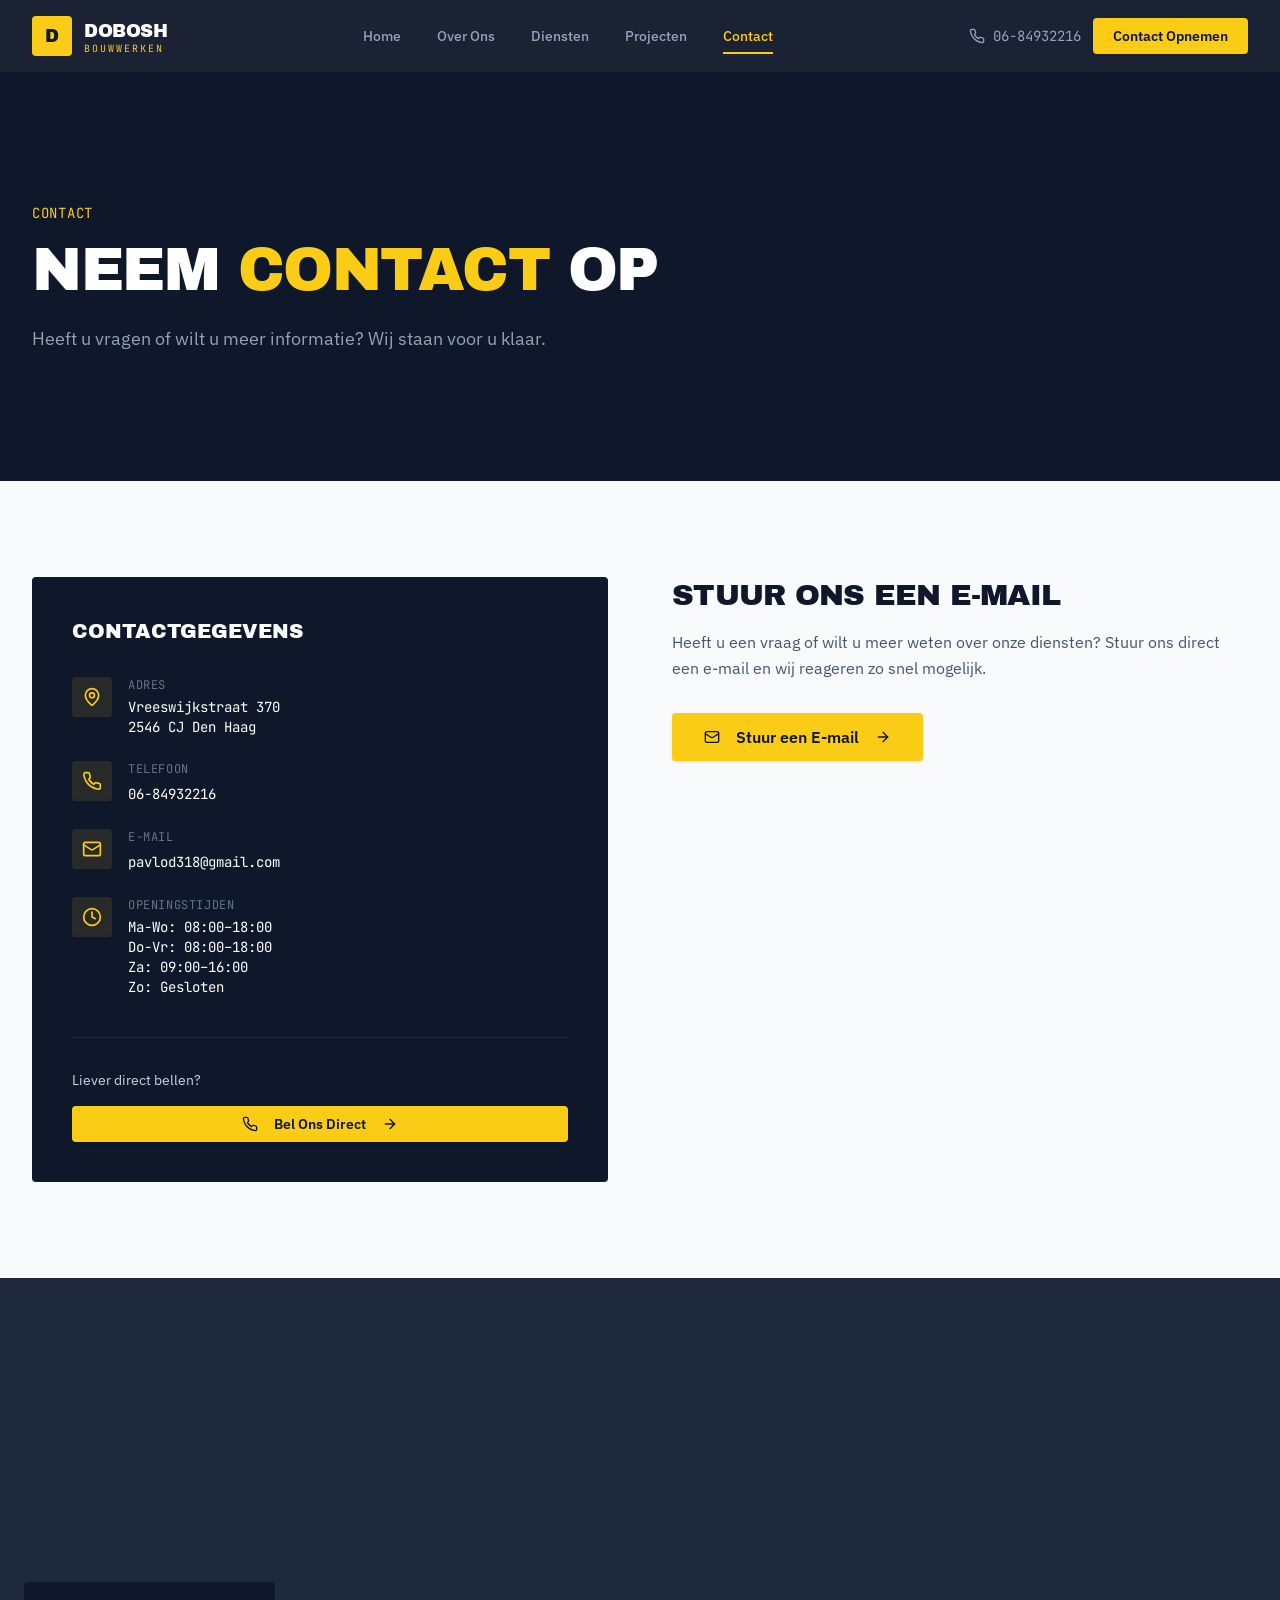
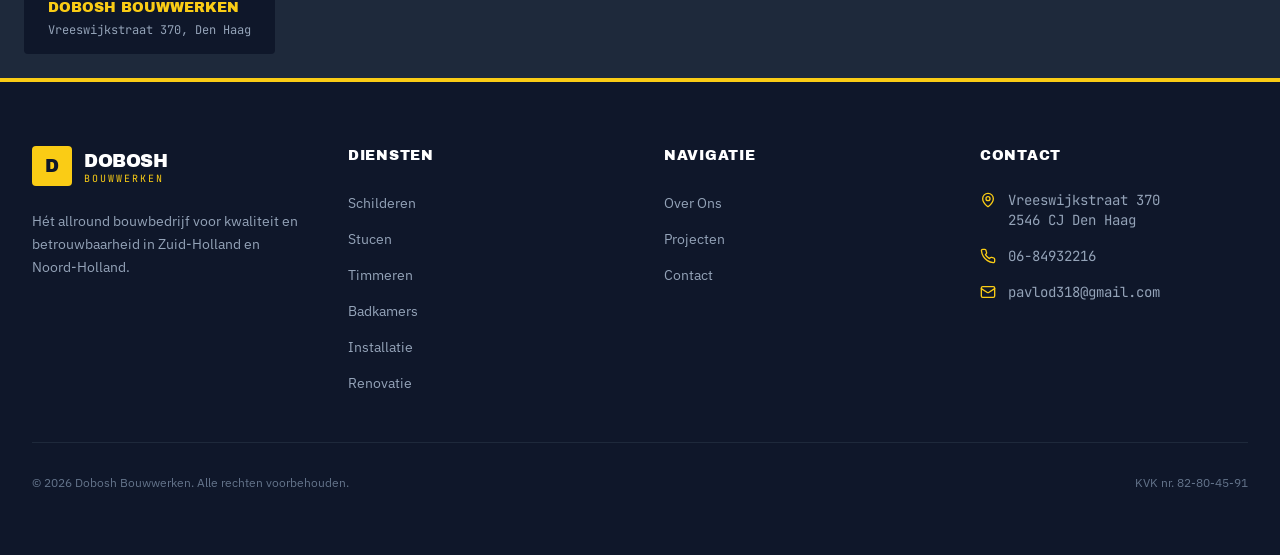
<file: contact.html>
<!DOCTYPE html>
<html lang="nl">
<head>
<meta charset="utf-8">
<meta name="viewport" content="width=device-width, initial-scale=1.0">
<title>Contact | Dobosh Bouwwerken</title>
<meta name="description" content="Neem contact op met Dobosh Bouwwerken in Den Haag. Bel 06-84932216 of mail ons voor een vrijblijvende offerte.">
<meta name="keywords" content="bouwbedrijf Den Haag, renovatie, schilderwerk, stucwerk, timmerwerk, badkamer renovatie, aannemer Zuid-Holland">
<link rel="icon" type="image/png" href="images/0e842c66d_logo.png">
<meta property="og:title" content="Contact | Dobosh Bouwwerken">
<meta property="og:description" content="Neem contact op met Dobosh Bouwwerken in Den Haag. Bel 06-84932216 of mail ons voor een vrijblijvende offerte.">
<meta property="og:image" content="images/0e842c66d_logo.png">
<meta property="og:type" content="website">
<meta property="og:site_name" content="Dobosh Bouwwerken">
<link rel="stylesheet" href="css/site.css">
<link rel="stylesheet" href="css/app.css">
<script>document.documentElement.className += ' js';</script>
</head>
<body>
<div id="root">
<div class="min-h-screen flex flex-col">

<nav class="fixed top-0 left-0 right-0 z-50 transition-all duration-500 bg-[#0F172A]/95 backdrop-blur-md py-4">
<div class="max-w-7xl mx-auto px-4 sm:px-6 lg:px-8"><div class="flex items-center justify-between"><a class="flex items-center gap-3 group" href="index.html"><div class="w-10 h-10 bg-[#FACC15] rounded-sm flex items-center justify-center transition-transform duration-300 group-hover:scale-105"><span class="font-archivo text-[#0F172A] text-lg leading-none">D</span></div><div class="hidden sm:block"><span class="font-archivo text-white text-lg tracking-tight">DOBOSH</span><span class="block text-[#FACC15] text-[10px] font-mono tracking-[0.2em] uppercase -mt-1">Bouwwerken</span></div></a><div class="hidden lg:flex items-center gap-1"><a class="px-4 py-2 text-sm font-medium transition-colors duration-200 relative text-[#94A3B8] hover:text-white" href="index.html">Home</a><a class="px-4 py-2 text-sm font-medium transition-colors duration-200 relative text-[#94A3B8] hover:text-white" href="over-ons.html">Over Ons</a><a class="px-4 py-2 text-sm font-medium transition-colors duration-200 relative text-[#94A3B8] hover:text-white" href="diensten.html">Diensten</a><a class="px-4 py-2 text-sm font-medium transition-colors duration-200 relative text-[#94A3B8] hover:text-white" href="projecten.html">Projecten</a><a class="px-4 py-2 text-sm font-medium transition-colors duration-200 relative text-[#FACC15]" href="contact.html">Contact<div class="absolute bottom-0 left-4 right-4 h-0.5 bg-[#FACC15]"></div></a></div><div class="flex items-center gap-3"><a href="tel:+31684932216" class="hidden md:flex items-center gap-2 text-[#94A3B8] hover:text-white transition-colors text-sm font-mono"><svg xmlns="http://www.w3.org/2000/svg" width="24" height="24" viewBox="0 0 24 24" fill="none" stroke="currentColor" stroke-width="2" stroke-linecap="round" stroke-linejoin="round" class="lucide lucide-phone w-4 h-4"><path d="M22 16.92v3a2 2 0 0 1-2.18 2 19.79 19.79 0 0 1-8.63-3.07 19.5 19.5 0 0 1-6-6 19.79 19.79 0 0 1-3.07-8.67A2 2 0 0 1 4.11 2h3a2 2 0 0 1 2 1.72 12.84 12.84 0 0 0 .7 2.81 2 2 0 0 1-.45 2.11L8.09 9.91a16 16 0 0 0 6 6l1.27-1.27a2 2 0 0 1 2.11-.45 12.84 12.84 0 0 0 2.81.7A2 2 0 0 1 22 16.92z"></path></svg><span>06-84932216</span></a><a href="contact.html"><button class="items-center justify-center gap-2 whitespace-nowrap transition-colors focus-visible:outline-none focus-visible:ring-1 focus-visible:ring-ring disabled:pointer-events-none disabled:opacity-50 [&amp;_svg]:pointer-events-none [&amp;_svg]:size-4 [&amp;_svg]:shrink-0 shadow h-9 py-2 hidden sm:flex bg-[#FACC15] text-[#0F172A] hover:bg-[#EAB308] font-semibold text-sm px-5 rounded-sm">Contact Opnemen</button></a><button class="lg:hidden text-white p-2" aria-label="Menu openen"><svg xmlns="http://www.w3.org/2000/svg" width="24" height="24" viewBox="0 0 24 24" fill="none" stroke="currentColor" stroke-width="2" stroke-linecap="round" stroke-linejoin="round" class="lucide lucide-menu w-6 h-6"><line x1="4" x2="20" y1="12" y2="12"></line><line x1="4" x2="20" y1="6" y2="6"></line><line x1="4" x2="20" y1="18" y2="18"></line></svg></button></div></div></div>
<div id="mobile-menu" class="lg:hidden bg-[#0F172A] border-t border-[#1E293B] overflow-hidden"><div class="px-4 py-6 space-y-1"><a class="block px-4 py-3 text-base font-medium rounded-sm transition-colors text-[#94A3B8] hover:text-white hover:bg-[#1E293B]" href="index.html">Home</a><a class="block px-4 py-3 text-base font-medium rounded-sm transition-colors text-[#94A3B8] hover:text-white hover:bg-[#1E293B]" href="over-ons.html">Over Ons</a><a class="block px-4 py-3 text-base font-medium rounded-sm transition-colors text-[#94A3B8] hover:text-white hover:bg-[#1E293B]" href="diensten.html">Diensten</a><a class="block px-4 py-3 text-base font-medium rounded-sm transition-colors text-[#94A3B8] hover:text-white hover:bg-[#1E293B]" href="projecten.html">Projecten</a><a class="block px-4 py-3 text-base font-medium rounded-sm transition-colors text-[#FACC15] bg-[#1E293B]" href="contact.html">Contact</a><div class="pt-4 border-t border-[#1E293B]"><a href="contact.html"><button class="inline-flex items-center justify-center gap-2 whitespace-nowrap text-sm transition-colors focus-visible:outline-none focus-visible:ring-1 focus-visible:ring-ring disabled:pointer-events-none disabled:opacity-50 [&amp;_svg]:pointer-events-none [&amp;_svg]:size-4 [&amp;_svg]:shrink-0 shadow h-9 px-4 py-2 w-full bg-[#FACC15] text-[#0F172A] hover:bg-[#EAB308] font-semibold rounded-sm">Contact Opnemen</button></a></div></div></div>

</nav>

<main class="flex-1 pt-[72px]"><section class="bg-[#0F172A] py-24 lg:py-32"><div class="max-w-7xl mx-auto px-4 sm:px-6 lg:px-8"><div data-reveal="up"><span class="text-[#FACC15] text-sm font-mono tracking-wider uppercase">Contact</span><h1 class="font-archivo text-4xl sm:text-5xl lg:text-6xl text-white uppercase mt-4 tracking-tight max-w-4xl">Neem <span class="text-[#FACC15]">Contact</span> op</h1><p class="text-[#94A3B8] text-lg mt-6 max-w-2xl leading-relaxed">Heeft u vragen of wilt u meer informatie? Wij staan voor u klaar.</p></div></div></section><section class="py-24 bg-[#F8FAFC]"><div class="max-w-7xl mx-auto px-4 sm:px-6 lg:px-8"><div class="grid grid-cols-1 lg:grid-cols-2 gap-12 lg:gap-16 items-start"><div data-reveal="left"><div class="bg-[#0F172A] rounded-sm p-8 lg:p-10"><h3 class="font-archivo text-white text-xl uppercase mb-8">Contactgegevens</h3><div class="space-y-6"><div class="flex items-start gap-4"><div class="w-10 h-10 bg-[#FACC15]/10 rounded-sm flex items-center justify-center shrink-0"><svg xmlns="http://www.w3.org/2000/svg" width="24" height="24" viewBox="0 0 24 24" fill="none" stroke="currentColor" stroke-width="2" stroke-linecap="round" stroke-linejoin="round" class="lucide lucide-map-pin w-5 h-5 text-[#FACC15]"><path d="M20 10c0 4.993-5.539 10.193-7.399 11.799a1 1 0 0 1-1.202 0C9.539 20.193 4 14.993 4 10a8 8 0 0 1 16 0"></path><circle cx="12" cy="10" r="3"></circle></svg></div><div><p class="text-[#64748B] text-xs font-mono uppercase tracking-wider mb-1">Adres</p><p class="text-white text-sm font-mono whitespace-pre-line">Vreeswijkstraat 370
2546 CJ Den Haag</p></div></div><div class="flex items-start gap-4"><div class="w-10 h-10 bg-[#FACC15]/10 rounded-sm flex items-center justify-center shrink-0"><svg xmlns="http://www.w3.org/2000/svg" width="24" height="24" viewBox="0 0 24 24" fill="none" stroke="currentColor" stroke-width="2" stroke-linecap="round" stroke-linejoin="round" class="lucide lucide-phone w-5 h-5 text-[#FACC15]"><path d="M22 16.92v3a2 2 0 0 1-2.18 2 19.79 19.79 0 0 1-8.63-3.07 19.5 19.5 0 0 1-6-6 19.79 19.79 0 0 1-3.07-8.67A2 2 0 0 1 4.11 2h3a2 2 0 0 1 2 1.72 12.84 12.84 0 0 0 .7 2.81 2 2 0 0 1-.45 2.11L8.09 9.91a16 16 0 0 0 6 6l1.27-1.27a2 2 0 0 1 2.11-.45 12.84 12.84 0 0 0 2.81.7A2 2 0 0 1 22 16.92z"></path></svg></div><div><p class="text-[#64748B] text-xs font-mono uppercase tracking-wider mb-1">Telefoon</p><a href="tel:+31684932216" class="text-white text-sm font-mono hover:text-[#FACC15] transition-colors whitespace-pre-line">06-84932216</a></div></div><div class="flex items-start gap-4"><div class="w-10 h-10 bg-[#FACC15]/10 rounded-sm flex items-center justify-center shrink-0"><svg xmlns="http://www.w3.org/2000/svg" width="24" height="24" viewBox="0 0 24 24" fill="none" stroke="currentColor" stroke-width="2" stroke-linecap="round" stroke-linejoin="round" class="lucide lucide-mail w-5 h-5 text-[#FACC15]"><rect width="20" height="16" x="2" y="4" rx="2"></rect><path d="m22 7-8.97 5.7a1.94 1.94 0 0 1-2.06 0L2 7"></path></svg></div><div><p class="text-[#64748B] text-xs font-mono uppercase tracking-wider mb-1">E-mail</p><a href="mailto:pavlod318@gmail.com" class="text-white text-sm font-mono hover:text-[#FACC15] transition-colors whitespace-pre-line">pavlod318@gmail.com</a></div></div><div class="flex items-start gap-4"><div class="w-10 h-10 bg-[#FACC15]/10 rounded-sm flex items-center justify-center shrink-0"><svg xmlns="http://www.w3.org/2000/svg" width="24" height="24" viewBox="0 0 24 24" fill="none" stroke="currentColor" stroke-width="2" stroke-linecap="round" stroke-linejoin="round" class="lucide lucide-clock w-5 h-5 text-[#FACC15]"><circle cx="12" cy="12" r="10"></circle><polyline points="12 6 12 12 16 14"></polyline></svg></div><div><p class="text-[#64748B] text-xs font-mono uppercase tracking-wider mb-1">Openingstijden</p><p class="text-white text-sm font-mono whitespace-pre-line">Ma-Wo: 08:00–18:00
Do-Vr: 08:00–18:00
Za: 09:00–16:00
Zo: Gesloten</p></div></div></div><div class="mt-10 pt-8 border-t border-[#1E293B]"><p class="text-[#CBD5E1] text-sm mb-4">Liever direct bellen?</p><a href="tel:+31684932216"><button class="inline-flex items-center justify-center gap-2 whitespace-nowrap text-sm transition-colors focus-visible:outline-none focus-visible:ring-1 focus-visible:ring-ring disabled:pointer-events-none disabled:opacity-50 [&amp;_svg]:pointer-events-none [&amp;_svg]:size-4 [&amp;_svg]:shrink-0 shadow h-9 px-4 py-2 w-full bg-[#FACC15] text-[#0F172A] hover:bg-[#EAB308] font-semibold rounded-sm group"><svg xmlns="http://www.w3.org/2000/svg" width="24" height="24" viewBox="0 0 24 24" fill="none" stroke="currentColor" stroke-width="2" stroke-linecap="round" stroke-linejoin="round" class="lucide lucide-phone w-4 h-4 mr-2"><path d="M22 16.92v3a2 2 0 0 1-2.18 2 19.79 19.79 0 0 1-8.63-3.07 19.5 19.5 0 0 1-6-6 19.79 19.79 0 0 1-3.07-8.67A2 2 0 0 1 4.11 2h3a2 2 0 0 1 2 1.72 12.84 12.84 0 0 0 .7 2.81 2 2 0 0 1-.45 2.11L8.09 9.91a16 16 0 0 0 6 6l1.27-1.27a2 2 0 0 1 2.11-.45 12.84 12.84 0 0 0 2.81.7A2 2 0 0 1 22 16.92z"></path></svg>Bel Ons Direct<svg xmlns="http://www.w3.org/2000/svg" width="24" height="24" viewBox="0 0 24 24" fill="none" stroke="currentColor" stroke-width="2" stroke-linecap="round" stroke-linejoin="round" class="lucide lucide-arrow-right w-4 h-4 ml-2 group-hover:translate-x-1 transition-transform"><path d="M5 12h14"></path><path d="m12 5 7 7-7 7"></path></svg></button></a></div></div></div><div class="flex flex-col justify-center" data-reveal="right"><h2 class="font-archivo text-3xl text-[#0F172A] uppercase tracking-tight mb-4">Stuur ons een E-mail</h2><p class="text-[#475569] leading-relaxed mb-8">Heeft u een vraag of wilt u meer weten over onze diensten? Stuur ons direct een e-mail en wij reageren zo snel mogelijk.</p><a href="mailto:pavlod318@gmail.com"><button class="inline-flex items-center justify-center gap-2 whitespace-nowrap transition-colors focus-visible:outline-none focus-visible:ring-1 focus-visible:ring-ring disabled:pointer-events-none disabled:opacity-50 [&amp;_svg]:pointer-events-none [&amp;_svg]:size-4 [&amp;_svg]:shrink-0 shadow h-9 bg-[#FACC15] text-[#0F172A] hover:bg-[#EAB308] font-semibold text-base px-8 py-6 rounded-sm group"><svg xmlns="http://www.w3.org/2000/svg" width="24" height="24" viewBox="0 0 24 24" fill="none" stroke="currentColor" stroke-width="2" stroke-linecap="round" stroke-linejoin="round" class="lucide lucide-mail w-5 h-5 mr-2"><rect width="20" height="16" x="2" y="4" rx="2"></rect><path d="m22 7-8.97 5.7a1.94 1.94 0 0 1-2.06 0L2 7"></path></svg>Stuur een E-mail<svg xmlns="http://www.w3.org/2000/svg" width="24" height="24" viewBox="0 0 24 24" fill="none" stroke="currentColor" stroke-width="2" stroke-linecap="round" stroke-linejoin="round" class="lucide lucide-arrow-right w-5 h-5 ml-2 group-hover:translate-x-1 transition-transform"><path d="M5 12h14"></path><path d="m12 5 7 7-7 7"></path></svg></button></a></div></div></div></section><section class="h-[400px] bg-[#1E293B] relative"><iframe title="Locatie Dobosh Bouwwerken" src="https://www.google.com/maps/embed?pb=!1m18!1m12!1m3!1d2449.8!2d4.3312!3d52.0687!2m3!1f0!2f0!3f0!3m2!1i1024!2i768!4f13.1!3m3!1m2!1s0x47c5b7f1b1b1b1b1%3A0x1!2sVreeswijkstraat+370%2C+2546+CJ+Den+Haag!5e0!3m2!1snl!2snl!4v1700000000000!5m2!1snl!2snl" class="w-full h-full border-0" loading="lazy" allowfullscreen=""></iframe><div class="absolute bottom-6 left-6 bg-[#0F172A] px-6 py-4 rounded-sm"><p class="text-[#FACC15] font-archivo text-sm uppercase">Dobosh Bouwwerken</p><p class="text-[#94A3B8] text-xs font-mono mt-1">Vreeswijkstraat 370, Den Haag</p></div></section></main>

<footer class="bg-[#0F172A] text-[#94A3B8]"><div class="h-1 bg-[#FACC15]"></div><div class="max-w-7xl mx-auto px-4 sm:px-6 lg:px-8 py-16"><div class="grid grid-cols-1 md:grid-cols-2 lg:grid-cols-4 gap-12"><div><div class="flex items-center gap-3 mb-6"><div class="w-10 h-10 bg-[#FACC15] rounded-sm flex items-center justify-center"><span class="font-archivo text-[#0F172A] text-lg leading-none">D</span></div><div><span class="font-archivo text-white text-lg tracking-tight">DOBOSH</span><span class="block text-[#FACC15] text-[10px] font-mono tracking-[0.2em] uppercase -mt-1">Bouwwerken</span></div></div><p class="text-sm leading-relaxed mb-6">Hét allround bouwbedrijf voor kwaliteit en betrouwbaarheid in Zuid-Holland en Noord-Holland.</p></div><div><h4 class="font-archivo text-white text-sm uppercase tracking-wider mb-6">Diensten</h4><ul class="space-y-3"><li><a class="text-sm hover:text-[#FACC15] transition-colors duration-200" href="diensten.html">Schilderen</a></li><li><a class="text-sm hover:text-[#FACC15] transition-colors duration-200" href="diensten.html">Stucen</a></li><li><a class="text-sm hover:text-[#FACC15] transition-colors duration-200" href="diensten.html">Timmeren</a></li><li><a class="text-sm hover:text-[#FACC15] transition-colors duration-200" href="diensten.html">Badkamers</a></li><li><a class="text-sm hover:text-[#FACC15] transition-colors duration-200" href="diensten.html">Installatie</a></li><li><a class="text-sm hover:text-[#FACC15] transition-colors duration-200" href="diensten.html">Renovatie</a></li></ul></div><div><h4 class="font-archivo text-white text-sm uppercase tracking-wider mb-6">Navigatie</h4><ul class="space-y-3"><li><a class="text-sm hover:text-[#FACC15] transition-colors duration-200" href="over-ons.html">Over Ons</a></li><li><a class="text-sm hover:text-[#FACC15] transition-colors duration-200" href="projecten.html">Projecten</a></li><li><a class="text-sm hover:text-[#FACC15] transition-colors duration-200" href="contact.html">Contact</a></li></ul></div><div><h4 class="font-archivo text-white text-sm uppercase tracking-wider mb-6">Contact</h4><ul class="space-y-4"><li class="flex items-start gap-3"><svg xmlns="http://www.w3.org/2000/svg" width="24" height="24" viewBox="0 0 24 24" fill="none" stroke="currentColor" stroke-width="2" stroke-linecap="round" stroke-linejoin="round" class="lucide lucide-map-pin w-4 h-4 text-[#FACC15] mt-0.5 shrink-0"><path d="M20 10c0 4.993-5.539 10.193-7.399 11.799a1 1 0 0 1-1.202 0C9.539 20.193 4 14.993 4 10a8 8 0 0 1 16 0"></path><circle cx="12" cy="10" r="3"></circle></svg><span class="text-sm font-mono">Vreeswijkstraat 370<br>2546 CJ Den Haag</span></li><li class="flex items-center gap-3"><svg xmlns="http://www.w3.org/2000/svg" width="24" height="24" viewBox="0 0 24 24" fill="none" stroke="currentColor" stroke-width="2" stroke-linecap="round" stroke-linejoin="round" class="lucide lucide-phone w-4 h-4 text-[#FACC15] shrink-0"><path d="M22 16.92v3a2 2 0 0 1-2.18 2 19.79 19.79 0 0 1-8.63-3.07 19.5 19.5 0 0 1-6-6 19.79 19.79 0 0 1-3.07-8.67A2 2 0 0 1 4.11 2h3a2 2 0 0 1 2 1.72 12.84 12.84 0 0 0 .7 2.81 2 2 0 0 1-.45 2.11L8.09 9.91a16 16 0 0 0 6 6l1.27-1.27a2 2 0 0 1 2.11-.45 12.84 12.84 0 0 0 2.81.7A2 2 0 0 1 22 16.92z"></path></svg><a href="tel:+31684932216" class="text-sm font-mono hover:text-[#FACC15] transition-colors">06-84932216</a></li><li class="flex items-center gap-3"><svg xmlns="http://www.w3.org/2000/svg" width="24" height="24" viewBox="0 0 24 24" fill="none" stroke="currentColor" stroke-width="2" stroke-linecap="round" stroke-linejoin="round" class="lucide lucide-mail w-4 h-4 text-[#FACC15] shrink-0"><rect width="20" height="16" x="2" y="4" rx="2"></rect><path d="m22 7-8.97 5.7a1.94 1.94 0 0 1-2.06 0L2 7"></path></svg><a href="mailto:pavlod318@gmail.com" class="text-sm font-mono hover:text-[#FACC15] transition-colors">pavlod318@gmail.com</a></li></ul></div></div><div class="border-t border-[#1E293B] mt-12 pt-8 flex flex-col sm:flex-row items-center justify-between gap-4"><p class="text-xs text-[#64748B]">© 2026 Dobosh Bouwwerken. Alle rechten voorbehouden.</p><p class="text-xs text-[#64748B]">KVK nr. 82-80-45-91</p></div></div></footer>

</div>
</div>
<script src="js/app.js"></script>
</body>
</html>
</file>
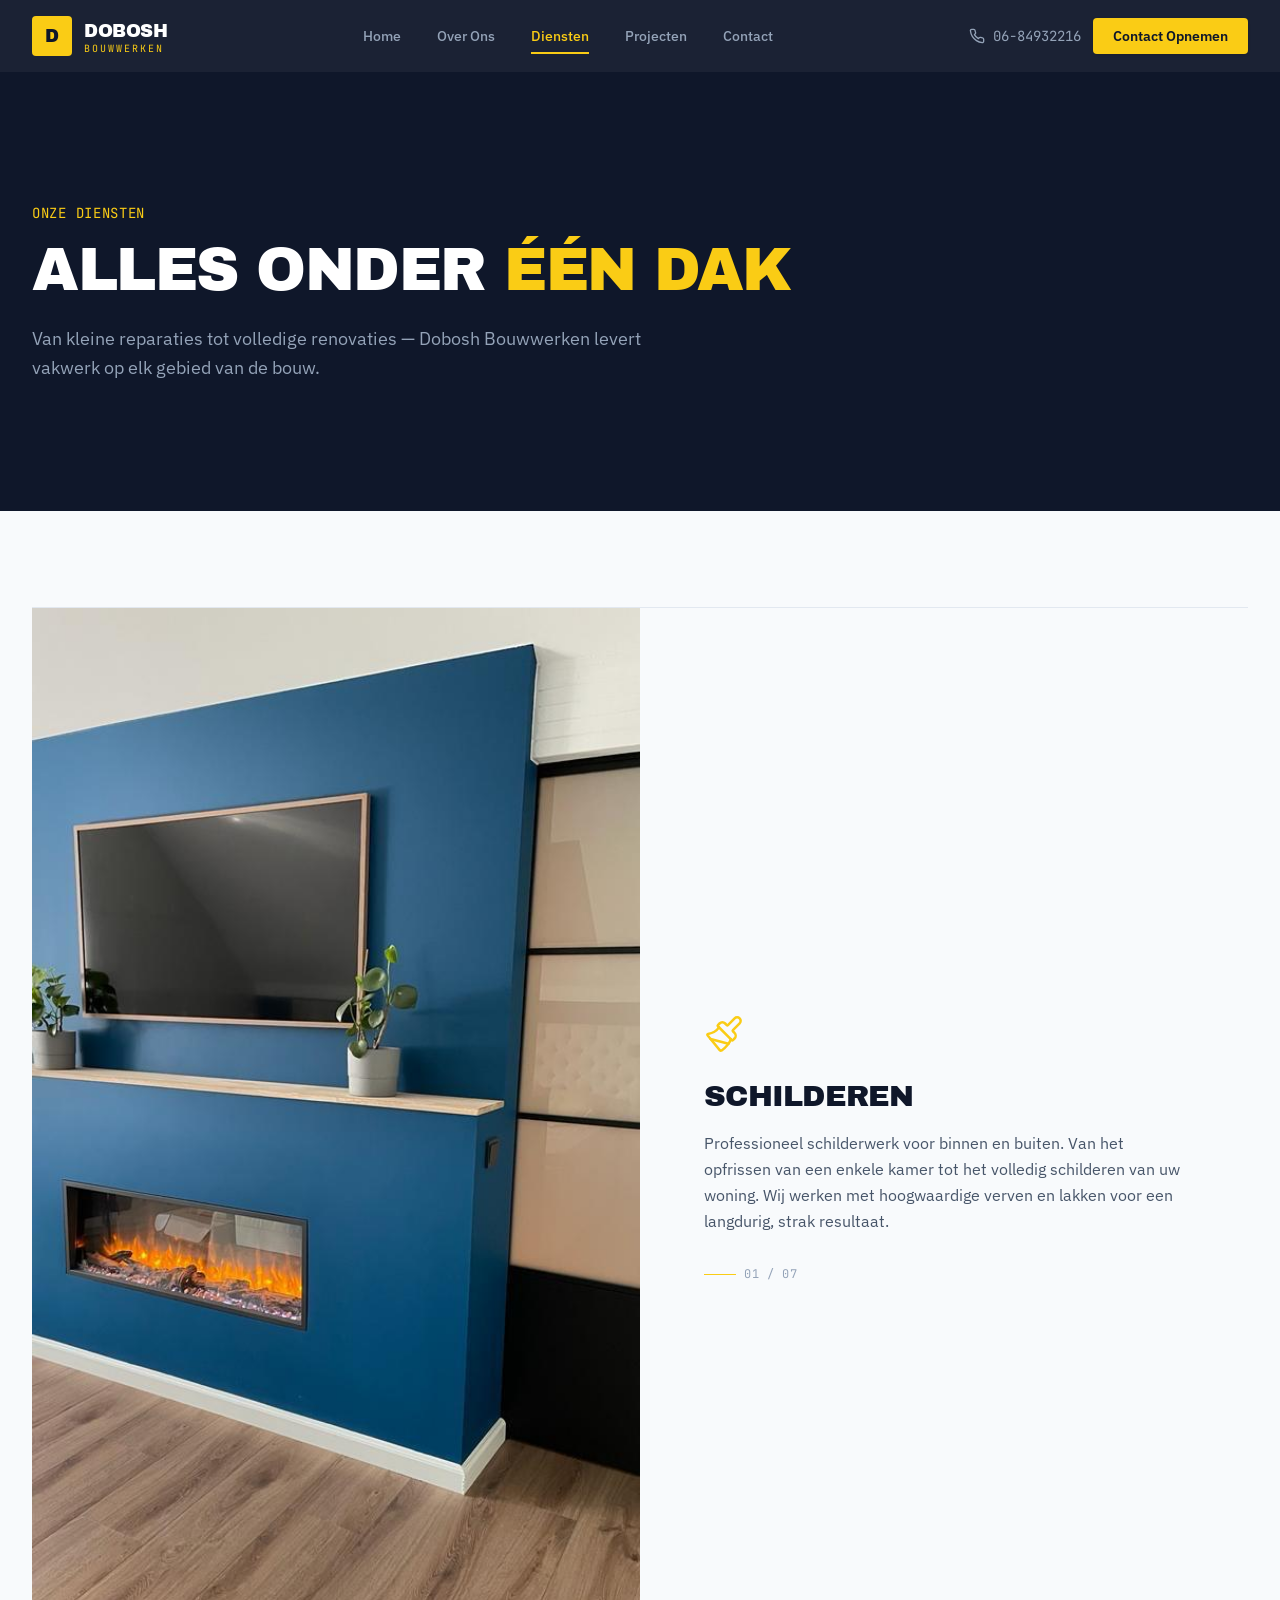
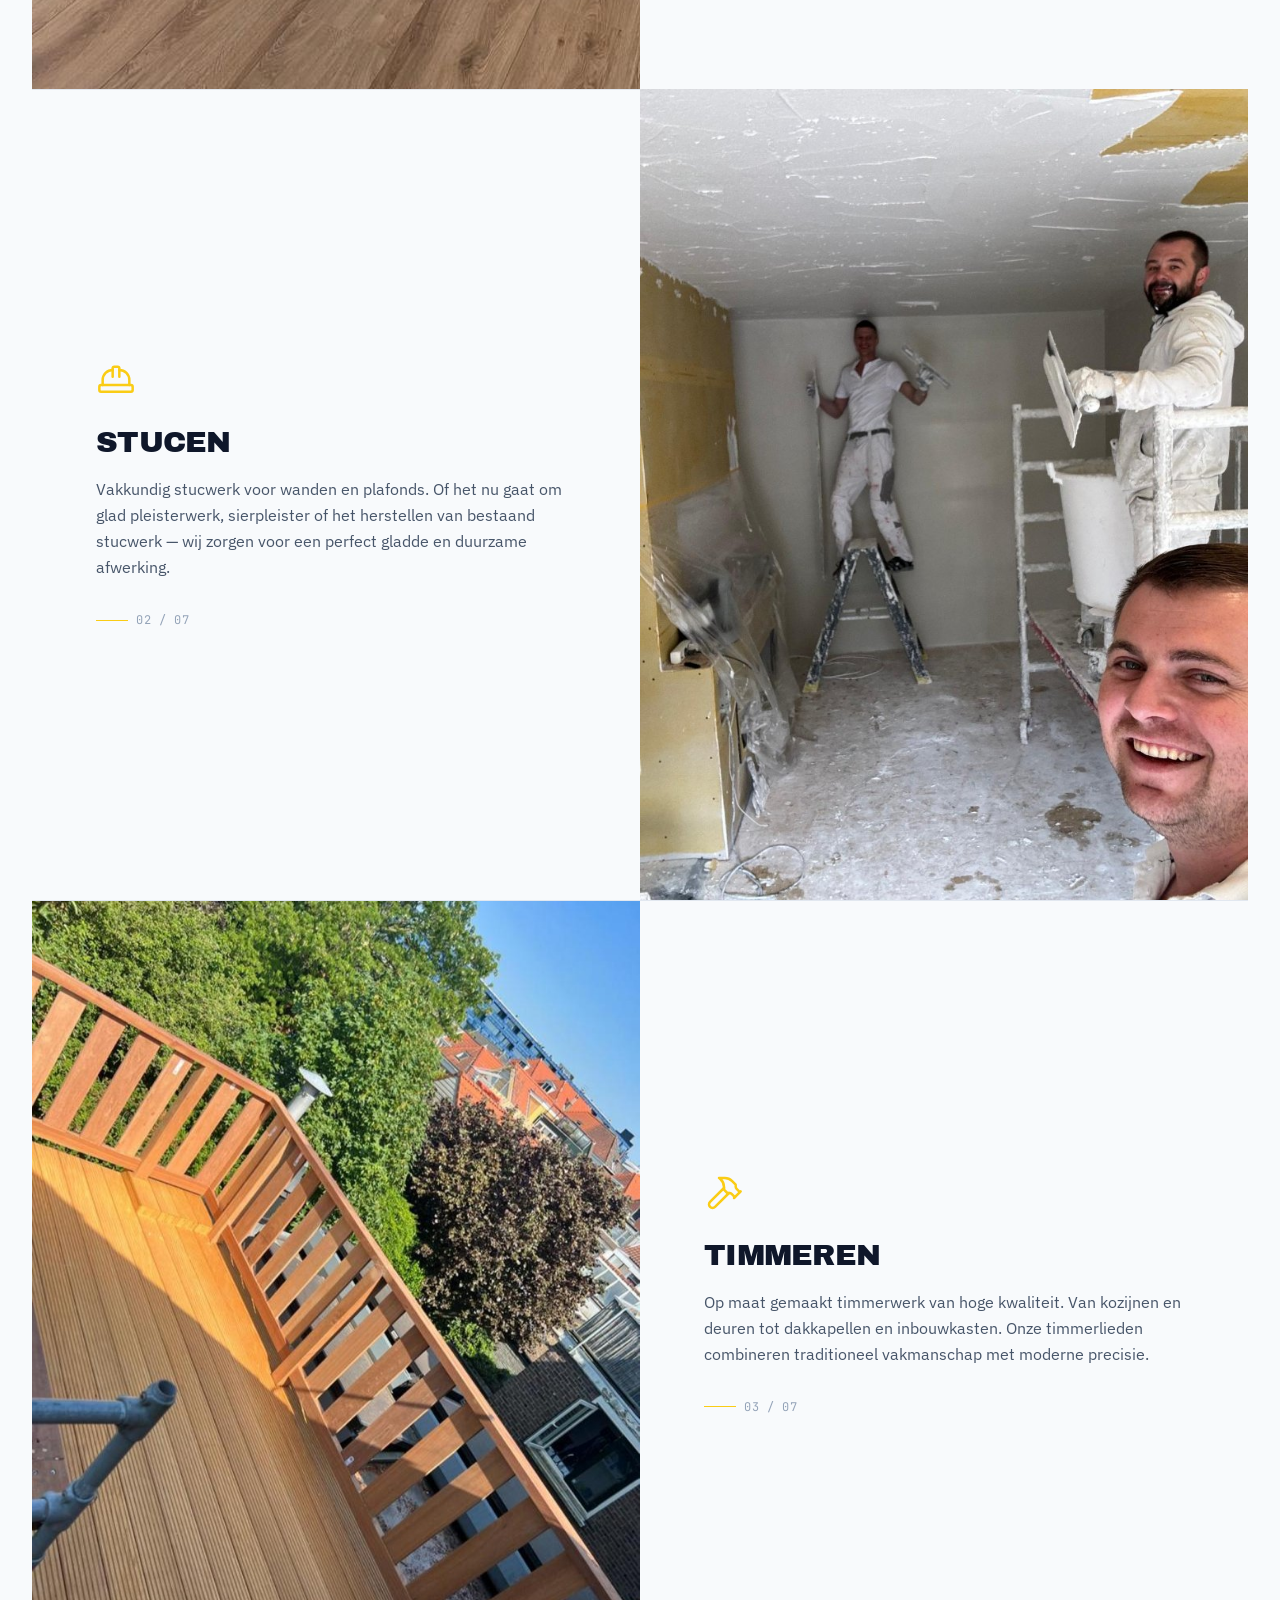
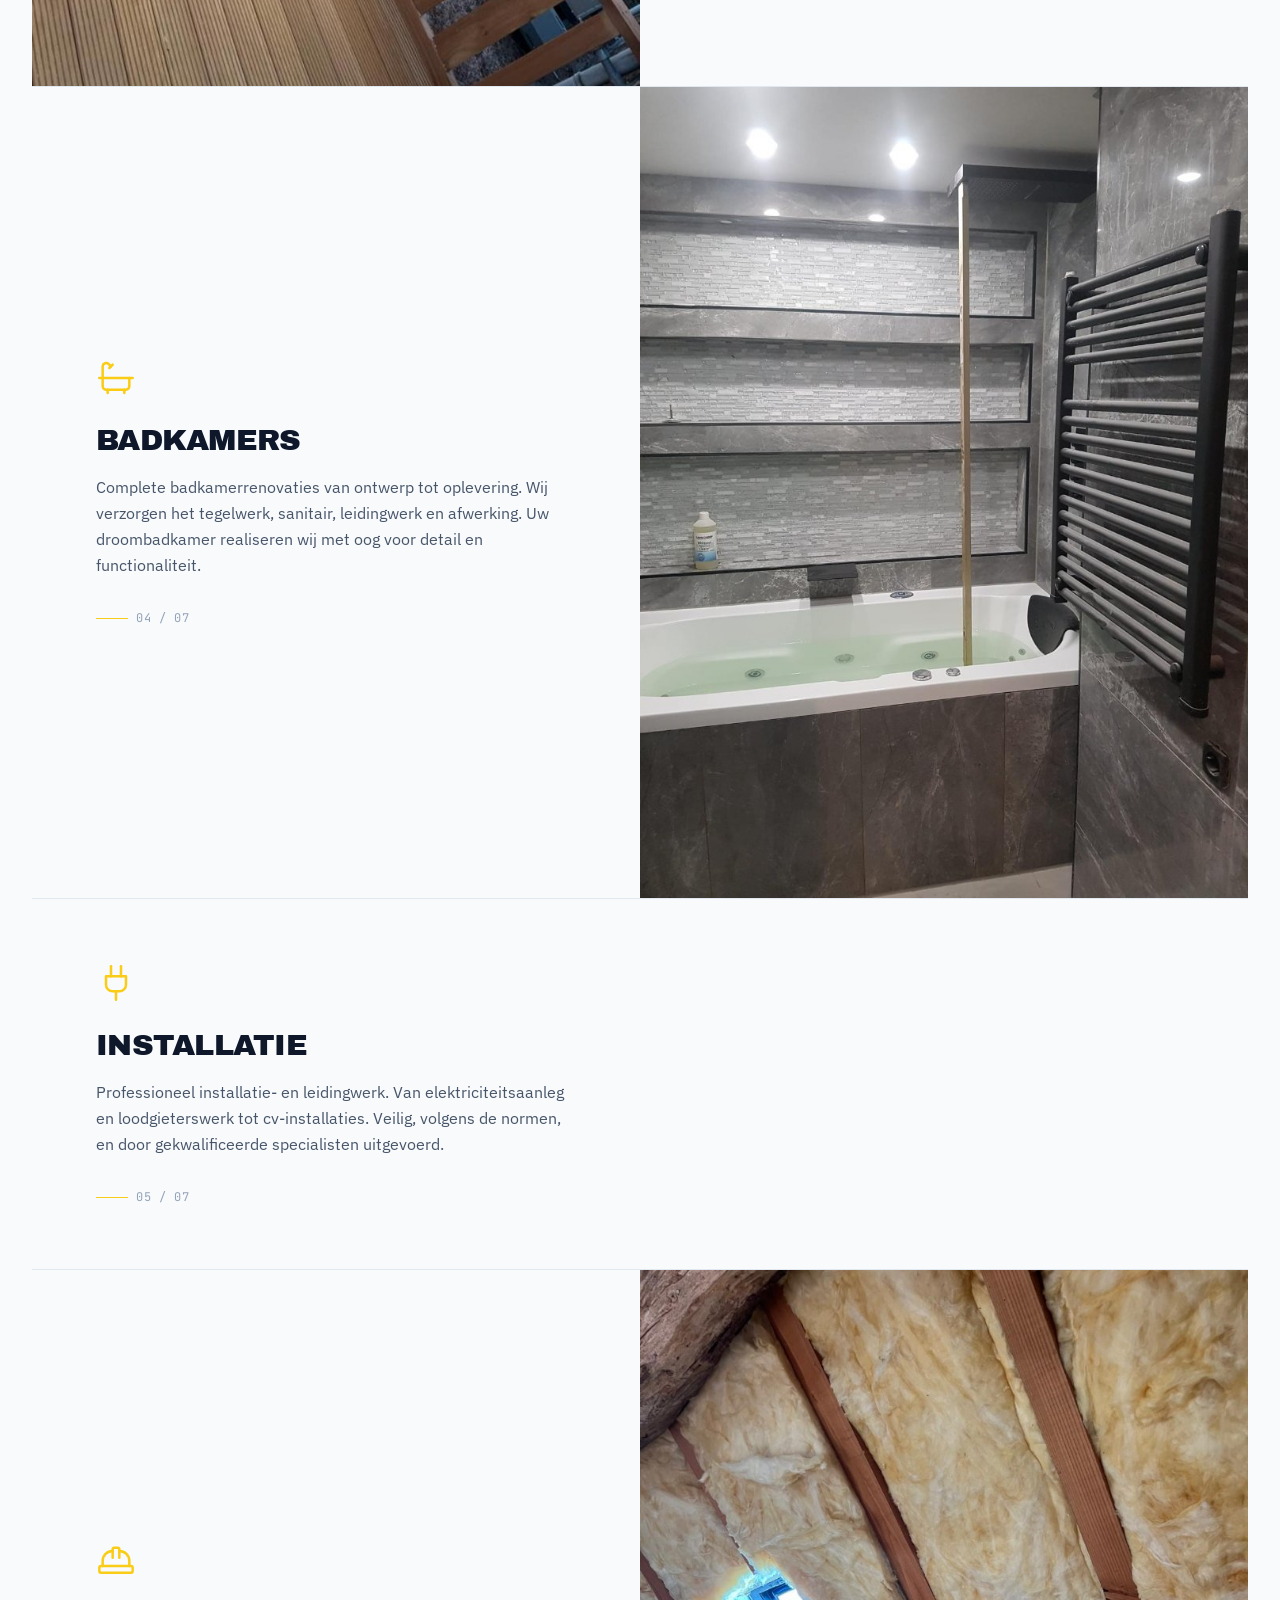
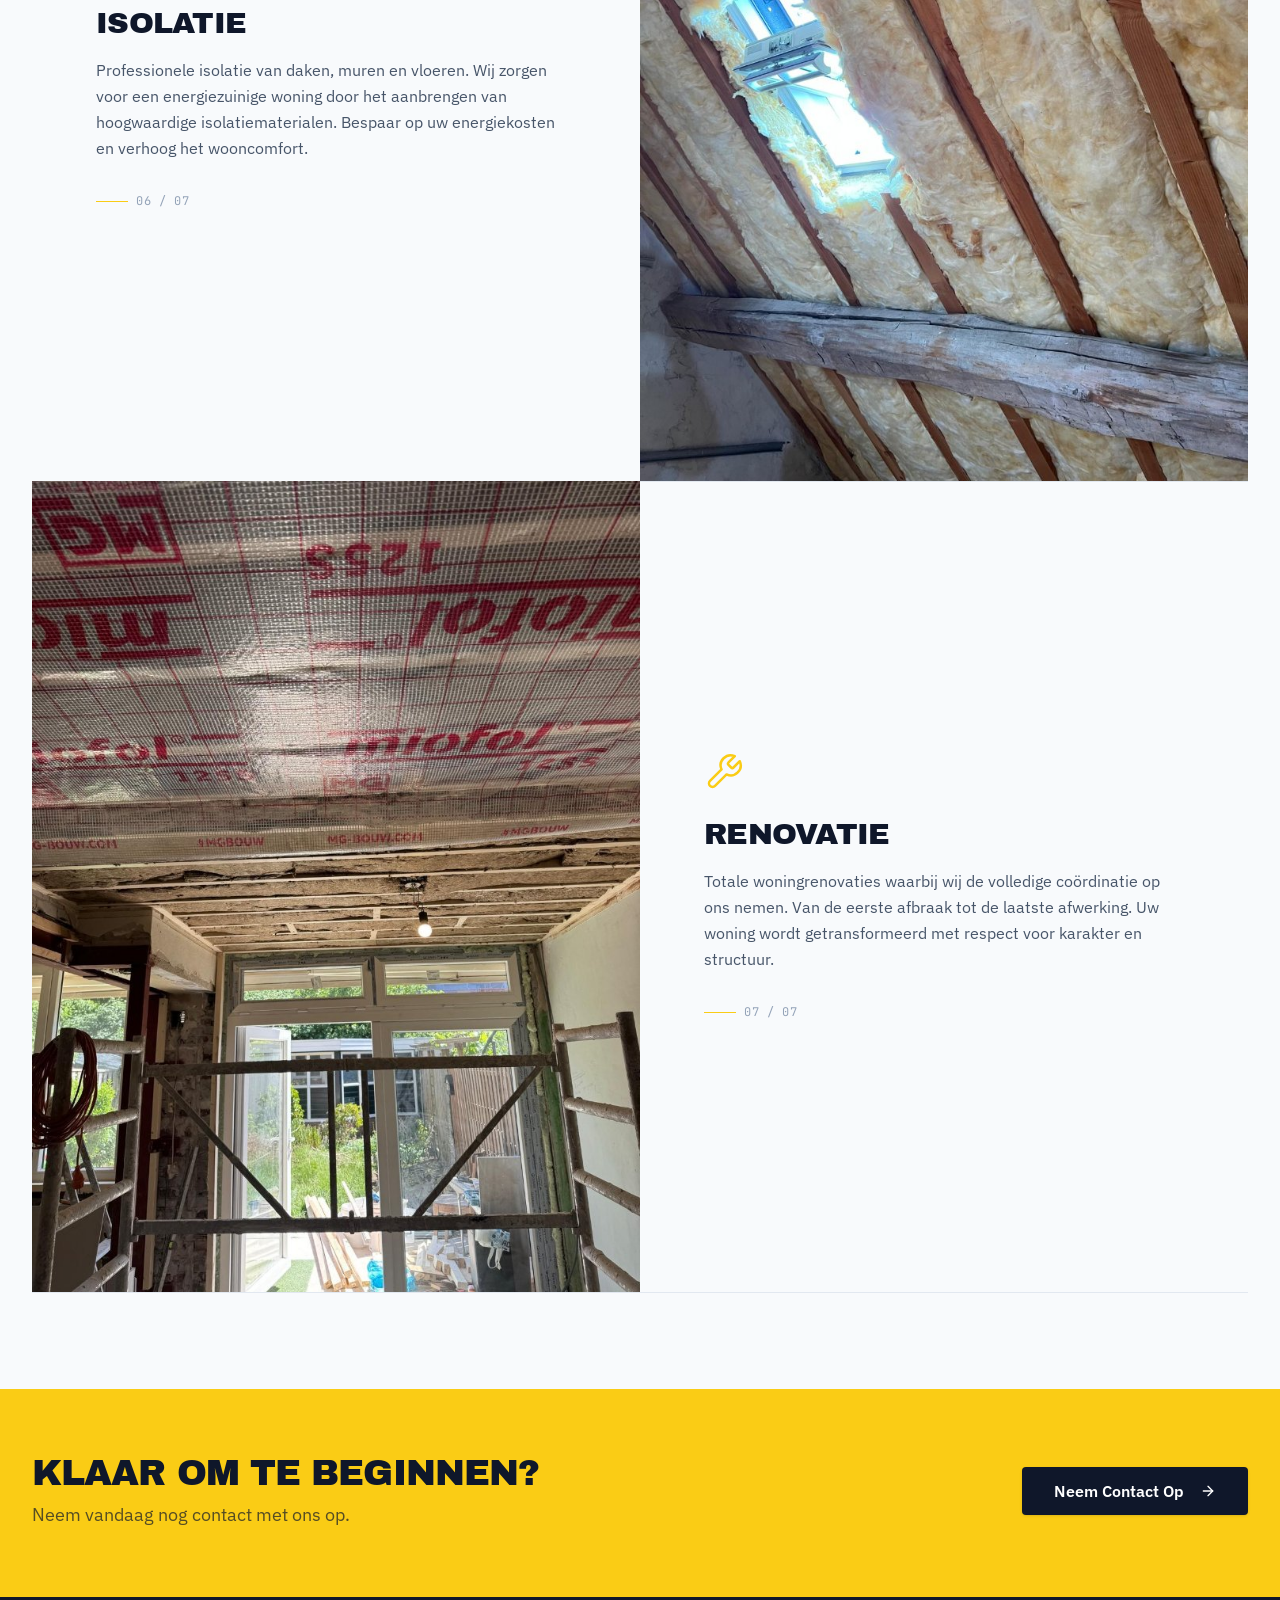
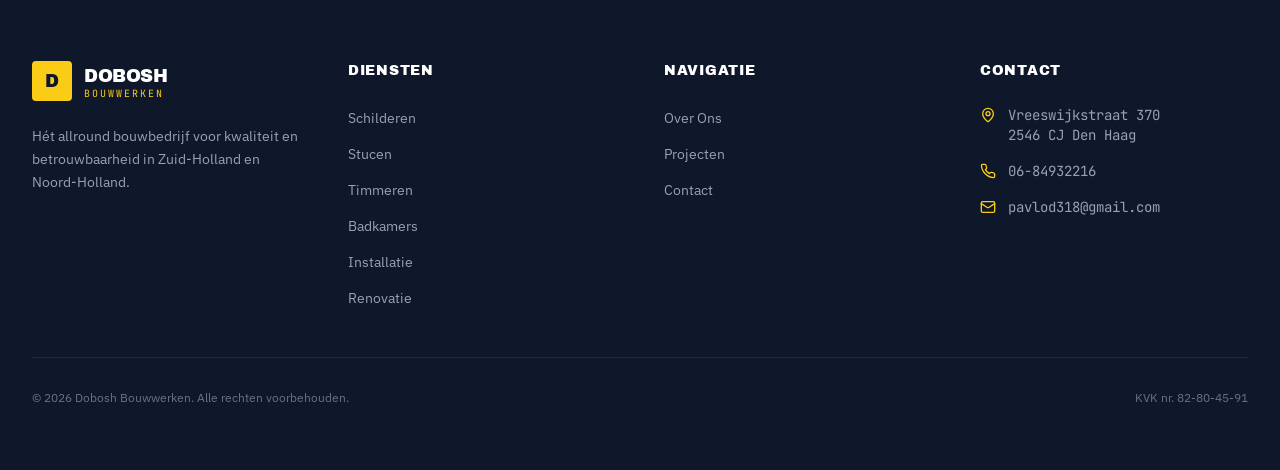
<file: diensten.html>
<!DOCTYPE html>
<html lang="nl">
<head>
<meta charset="utf-8">
<meta name="viewport" content="width=device-width, initial-scale=1.0">
<title>Diensten | Dobosh Bouwwerken</title>
<meta name="description" content="Onze diensten: schilderen, stucen, timmeren, badkamerrenovatie, installatiewerk en volledige woningrenovaties in Den Haag en omstreken.">
<meta name="keywords" content="bouwbedrijf Den Haag, renovatie, schilderwerk, stucwerk, timmerwerk, badkamer renovatie, aannemer Zuid-Holland">
<link rel="icon" type="image/png" href="images/0e842c66d_logo.png">
<meta property="og:title" content="Diensten | Dobosh Bouwwerken">
<meta property="og:description" content="Onze diensten: schilderen, stucen, timmeren, badkamerrenovatie, installatiewerk en volledige woningrenovaties in Den Haag en omstreken.">
<meta property="og:image" content="images/0e842c66d_logo.png">
<meta property="og:type" content="website">
<meta property="og:site_name" content="Dobosh Bouwwerken">
<link rel="stylesheet" href="css/site.css">
<link rel="stylesheet" href="css/app.css">
<script>document.documentElement.className += ' js';</script>
</head>
<body>
<div id="root">
<div class="min-h-screen flex flex-col">

<nav class="fixed top-0 left-0 right-0 z-50 transition-all duration-500 bg-[#0F172A]/95 backdrop-blur-md py-4">
<div class="max-w-7xl mx-auto px-4 sm:px-6 lg:px-8"><div class="flex items-center justify-between"><a class="flex items-center gap-3 group" href="index.html"><div class="w-10 h-10 bg-[#FACC15] rounded-sm flex items-center justify-center transition-transform duration-300 group-hover:scale-105"><span class="font-archivo text-[#0F172A] text-lg leading-none">D</span></div><div class="hidden sm:block"><span class="font-archivo text-white text-lg tracking-tight">DOBOSH</span><span class="block text-[#FACC15] text-[10px] font-mono tracking-[0.2em] uppercase -mt-1">Bouwwerken</span></div></a><div class="hidden lg:flex items-center gap-1"><a class="px-4 py-2 text-sm font-medium transition-colors duration-200 relative text-[#94A3B8] hover:text-white" href="index.html">Home</a><a class="px-4 py-2 text-sm font-medium transition-colors duration-200 relative text-[#94A3B8] hover:text-white" href="over-ons.html">Over Ons</a><a class="px-4 py-2 text-sm font-medium transition-colors duration-200 relative text-[#FACC15]" href="diensten.html">Diensten<div class="absolute bottom-0 left-4 right-4 h-0.5 bg-[#FACC15]"></div></a><a class="px-4 py-2 text-sm font-medium transition-colors duration-200 relative text-[#94A3B8] hover:text-white" href="projecten.html">Projecten</a><a class="px-4 py-2 text-sm font-medium transition-colors duration-200 relative text-[#94A3B8] hover:text-white" href="contact.html">Contact</a></div><div class="flex items-center gap-3"><a href="tel:+31684932216" class="hidden md:flex items-center gap-2 text-[#94A3B8] hover:text-white transition-colors text-sm font-mono"><svg xmlns="http://www.w3.org/2000/svg" width="24" height="24" viewBox="0 0 24 24" fill="none" stroke="currentColor" stroke-width="2" stroke-linecap="round" stroke-linejoin="round" class="lucide lucide-phone w-4 h-4"><path d="M22 16.92v3a2 2 0 0 1-2.18 2 19.79 19.79 0 0 1-8.63-3.07 19.5 19.5 0 0 1-6-6 19.79 19.79 0 0 1-3.07-8.67A2 2 0 0 1 4.11 2h3a2 2 0 0 1 2 1.72 12.84 12.84 0 0 0 .7 2.81 2 2 0 0 1-.45 2.11L8.09 9.91a16 16 0 0 0 6 6l1.27-1.27a2 2 0 0 1 2.11-.45 12.84 12.84 0 0 0 2.81.7A2 2 0 0 1 22 16.92z"></path></svg><span>06-84932216</span></a><a href="contact.html"><button class="items-center justify-center gap-2 whitespace-nowrap transition-colors focus-visible:outline-none focus-visible:ring-1 focus-visible:ring-ring disabled:pointer-events-none disabled:opacity-50 [&amp;_svg]:pointer-events-none [&amp;_svg]:size-4 [&amp;_svg]:shrink-0 shadow h-9 py-2 hidden sm:flex bg-[#FACC15] text-[#0F172A] hover:bg-[#EAB308] font-semibold text-sm px-5 rounded-sm">Contact Opnemen</button></a><button class="lg:hidden text-white p-2" aria-label="Menu openen"><svg xmlns="http://www.w3.org/2000/svg" width="24" height="24" viewBox="0 0 24 24" fill="none" stroke="currentColor" stroke-width="2" stroke-linecap="round" stroke-linejoin="round" class="lucide lucide-menu w-6 h-6"><line x1="4" x2="20" y1="12" y2="12"></line><line x1="4" x2="20" y1="6" y2="6"></line><line x1="4" x2="20" y1="18" y2="18"></line></svg></button></div></div></div>
<div id="mobile-menu" class="lg:hidden bg-[#0F172A] border-t border-[#1E293B] overflow-hidden"><div class="px-4 py-6 space-y-1"><a class="block px-4 py-3 text-base font-medium rounded-sm transition-colors text-[#94A3B8] hover:text-white hover:bg-[#1E293B]" href="index.html">Home</a><a class="block px-4 py-3 text-base font-medium rounded-sm transition-colors text-[#94A3B8] hover:text-white hover:bg-[#1E293B]" href="over-ons.html">Over Ons</a><a class="block px-4 py-3 text-base font-medium rounded-sm transition-colors text-[#FACC15] bg-[#1E293B]" href="diensten.html">Diensten</a><a class="block px-4 py-3 text-base font-medium rounded-sm transition-colors text-[#94A3B8] hover:text-white hover:bg-[#1E293B]" href="projecten.html">Projecten</a><a class="block px-4 py-3 text-base font-medium rounded-sm transition-colors text-[#94A3B8] hover:text-white hover:bg-[#1E293B]" href="contact.html">Contact</a><div class="pt-4 border-t border-[#1E293B]"><a href="contact.html"><button class="inline-flex items-center justify-center gap-2 whitespace-nowrap text-sm transition-colors focus-visible:outline-none focus-visible:ring-1 focus-visible:ring-ring disabled:pointer-events-none disabled:opacity-50 [&amp;_svg]:pointer-events-none [&amp;_svg]:size-4 [&amp;_svg]:shrink-0 shadow h-9 px-4 py-2 w-full bg-[#FACC15] text-[#0F172A] hover:bg-[#EAB308] font-semibold rounded-sm">Contact Opnemen</button></a></div></div></div>

</nav>

<main class="flex-1 pt-[72px]"><section class="bg-[#0F172A] py-24 lg:py-32"><div class="max-w-7xl mx-auto px-4 sm:px-6 lg:px-8"><div data-reveal="fade"><span class="text-[#FACC15] text-sm font-mono tracking-wider uppercase">Onze Diensten</span><h1 class="font-archivo text-4xl sm:text-5xl lg:text-6xl text-white uppercase mt-4 tracking-tight max-w-4xl">Alles onder <span class="text-[#FACC15]">één dak</span></h1><p class="text-[#94A3B8] text-lg mt-6 max-w-2xl leading-relaxed">Van kleine reparaties tot volledige renovaties — Dobosh Bouwwerken levert vakwerk op elk gebied van de bouw.</p></div></div></section><section class="py-24 bg-[#F8FAFC]"><div class="max-w-7xl mx-auto px-4 sm:px-6 lg:px-8"><div class="space-y-0"><div class="grid grid-cols-1 lg:grid-cols-2 gap-0 border-b border-[#E2E8F0] border-t" data-reveal="up"><div class="aspect-[4/3] lg:aspect-auto overflow-hidden "><img src="images/6f83ec33b_WhatsAppImage2026-04-30at1014551.jpeg" alt="Schilderen" class="w-full h-full object-cover transition-all duration-700"></div><div class="flex flex-col justify-center p-8 lg:p-16 "><svg xmlns="http://www.w3.org/2000/svg" width="24" height="24" viewBox="0 0 24 24" fill="none" stroke="currentColor" stroke-width="1.5" stroke-linecap="round" stroke-linejoin="round" class="lucide lucide-paintbrush w-10 h-10 text-[#FACC15] mb-6" aria-label="Schilderen service"><path d="m14.622 17.897-10.68-2.913"></path><path d="M18.376 2.622a1 1 0 1 1 3.002 3.002L17.36 9.643a.5.5 0 0 0 0 .707l.944.944a2.41 2.41 0 0 1 0 3.408l-.944.944a.5.5 0 0 1-.707 0L8.354 7.348a.5.5 0 0 1 0-.707l.944-.944a2.41 2.41 0 0 1 3.408 0l.944.944a.5.5 0 0 0 .707 0z"></path><path d="M9 8c-1.804 2.71-3.97 3.46-6.583 3.948a.507.507 0 0 0-.302.819l7.32 8.883a1 1 0 0 0 1.185.204C12.735 20.405 16 16.792 16 15"></path></svg><h2 class="font-archivo text-2xl sm:text-3xl text-[#0F172A] uppercase tracking-tight mb-4">Schilderen</h2><p class="text-[#475569] leading-relaxed">Professioneel schilderwerk voor binnen en buiten. Van het opfrissen van een enkele kamer tot het volledig schilderen van uw woning. Wij werken met hoogwaardige verven en lakken voor een langdurig, strak resultaat.</p><div class="mt-8 flex items-center gap-2"><div class="w-8 h-px bg-[#FACC15]"></div><span class="text-xs font-mono text-[#94A3B8] uppercase tracking-wider">01 / 07</span></div></div></div><div class="grid grid-cols-1 lg:grid-cols-2 gap-0 border-b border-[#E2E8F0] " data-reveal="up"><div class="aspect-[4/3] lg:aspect-auto overflow-hidden lg:order-2"><img src="images/b40e77aa2_WhatsAppImage2026-04-30at172422.jpg" alt="Stucen" class="w-full h-full object-cover transition-all duration-700"></div><div class="flex flex-col justify-center p-8 lg:p-16 lg:order-1"><svg xmlns="http://www.w3.org/2000/svg" width="24" height="24" viewBox="0 0 24 24" fill="none" stroke="currentColor" stroke-width="1.5" stroke-linecap="round" stroke-linejoin="round" class="lucide lucide-hard-hat w-10 h-10 text-[#FACC15] mb-6" aria-label="Stucen service"><path d="M10 10V5a1 1 0 0 1 1-1h2a1 1 0 0 1 1 1v5"></path><path d="M14 6a6 6 0 0 1 6 6v3"></path><path d="M4 15v-3a6 6 0 0 1 6-6"></path><rect x="2" y="15" width="20" height="4" rx="1"></rect></svg><h2 class="font-archivo text-2xl sm:text-3xl text-[#0F172A] uppercase tracking-tight mb-4">Stucen</h2><p class="text-[#475569] leading-relaxed">Vakkundig stucwerk voor wanden en plafonds. Of het nu gaat om glad pleisterwerk, sierpleister of het herstellen van bestaand stucwerk — wij zorgen voor een perfect gladde en duurzame afwerking.</p><div class="mt-8 flex items-center gap-2"><div class="w-8 h-px bg-[#FACC15]"></div><span class="text-xs font-mono text-[#94A3B8] uppercase tracking-wider">02 / 07</span></div></div></div><div class="grid grid-cols-1 lg:grid-cols-2 gap-0 border-b border-[#E2E8F0] " data-reveal="up"><div class="aspect-[4/3] lg:aspect-auto overflow-hidden "><img src="images/a0fd705c3_WhatsAppImage2026-04-30at175728.jpg" alt="Timmeren" class="w-full h-full object-cover transition-all duration-700"></div><div class="flex flex-col justify-center p-8 lg:p-16 "><svg xmlns="http://www.w3.org/2000/svg" width="24" height="24" viewBox="0 0 24 24" fill="none" stroke="currentColor" stroke-width="1.5" stroke-linecap="round" stroke-linejoin="round" class="lucide lucide-hammer w-10 h-10 text-[#FACC15] mb-6" aria-label="Timmeren service"><path d="m15 12-8.373 8.373a1 1 0 1 1-3-3L12 9"></path><path d="m18 15 4-4"></path><path d="m21.5 11.5-1.914-1.914A2 2 0 0 1 19 8.172V7l-2.26-2.26a6 6 0 0 0-4.202-1.756L9 2.96l.92.82A6.18 6.18 0 0 1 12 8.4V10l2 2h1.172a2 2 0 0 1 1.414.586L18.5 14.5"></path></svg><h2 class="font-archivo text-2xl sm:text-3xl text-[#0F172A] uppercase tracking-tight mb-4">Timmeren</h2><p class="text-[#475569] leading-relaxed">Op maat gemaakt timmerwerk van hoge kwaliteit. Van kozijnen en deuren tot dakkapellen en inbouwkasten. Onze timmerlieden combineren traditioneel vakmanschap met moderne precisie.</p><div class="mt-8 flex items-center gap-2"><div class="w-8 h-px bg-[#FACC15]"></div><span class="text-xs font-mono text-[#94A3B8] uppercase tracking-wider">03 / 07</span></div></div></div><div class="grid grid-cols-1 lg:grid-cols-2 gap-0 border-b border-[#E2E8F0] " data-reveal="up"><div class="aspect-[4/3] lg:aspect-auto overflow-hidden lg:order-2"><img src="images/b4a870683_WhatsAppImage2026-04-30at1011245.jpg" alt="Badkamers" class="w-full h-full object-cover transition-all duration-700"></div><div class="flex flex-col justify-center p-8 lg:p-16 lg:order-1"><svg xmlns="http://www.w3.org/2000/svg" width="24" height="24" viewBox="0 0 24 24" fill="none" stroke="currentColor" stroke-width="1.5" stroke-linecap="round" stroke-linejoin="round" class="lucide lucide-bath w-10 h-10 text-[#FACC15] mb-6" aria-label="Badkamers service"><path d="M10 4 8 6"></path><path d="M17 19v2"></path><path d="M2 12h20"></path><path d="M7 19v2"></path><path d="M9 5 7.621 3.621A2.121 2.121 0 0 0 4 5v12a2 2 0 0 0 2 2h12a2 2 0 0 0 2-2v-5"></path></svg><h2 class="font-archivo text-2xl sm:text-3xl text-[#0F172A] uppercase tracking-tight mb-4">Badkamers</h2><p class="text-[#475569] leading-relaxed">Complete badkamerrenovaties van ontwerp tot oplevering. Wij verzorgen het tegelwerk, sanitair, leidingwerk en afwerking. Uw droombadkamer realiseren wij met oog voor detail en functionaliteit.</p><div class="mt-8 flex items-center gap-2"><div class="w-8 h-px bg-[#FACC15]"></div><span class="text-xs font-mono text-[#94A3B8] uppercase tracking-wider">04 / 07</span></div></div></div><div class="grid grid-cols-1 lg:grid-cols-2 gap-0 border-b border-[#E2E8F0] " data-reveal="up"><div class="flex flex-col justify-center p-8 lg:p-16 "><svg xmlns="http://www.w3.org/2000/svg" width="24" height="24" viewBox="0 0 24 24" fill="none" stroke="currentColor" stroke-width="1.5" stroke-linecap="round" stroke-linejoin="round" class="lucide lucide-plug w-10 h-10 text-[#FACC15] mb-6" aria-label="Installatie service"><path d="M12 22v-5"></path><path d="M9 8V2"></path><path d="M15 8V2"></path><path d="M18 8v5a4 4 0 0 1-4 4h-4a4 4 0 0 1-4-4V8Z"></path></svg><h2 class="font-archivo text-2xl sm:text-3xl text-[#0F172A] uppercase tracking-tight mb-4">Installatie</h2><p class="text-[#475569] leading-relaxed">Professioneel installatie- en leidingwerk. Van elektriciteitsaanleg en loodgieterswerk tot cv-installaties. Veilig, volgens de normen, en door gekwalificeerde specialisten uitgevoerd.</p><div class="mt-8 flex items-center gap-2"><div class="w-8 h-px bg-[#FACC15]"></div><span class="text-xs font-mono text-[#94A3B8] uppercase tracking-wider">05 / 07</span></div></div></div><div class="grid grid-cols-1 lg:grid-cols-2 gap-0 border-b border-[#E2E8F0] " data-reveal="up"><div class="aspect-[4/3] lg:aspect-auto overflow-hidden lg:order-2"><img src="images/2ebf5e14c_WhatsAppImage2026-04-28at144907.jpg" alt="Isolatie" class="w-full h-full object-cover transition-all duration-700"></div><div class="flex flex-col justify-center p-8 lg:p-16 lg:order-1"><svg xmlns="http://www.w3.org/2000/svg" width="24" height="24" viewBox="0 0 24 24" fill="none" stroke="currentColor" stroke-width="1.5" stroke-linecap="round" stroke-linejoin="round" class="lucide lucide-hard-hat w-10 h-10 text-[#FACC15] mb-6" aria-label="Isolatie service"><path d="M10 10V5a1 1 0 0 1 1-1h2a1 1 0 0 1 1 1v5"></path><path d="M14 6a6 6 0 0 1 6 6v3"></path><path d="M4 15v-3a6 6 0 0 1 6-6"></path><rect x="2" y="15" width="20" height="4" rx="1"></rect></svg><h2 class="font-archivo text-2xl sm:text-3xl text-[#0F172A] uppercase tracking-tight mb-4">Isolatie</h2><p class="text-[#475569] leading-relaxed">Professionele isolatie van daken, muren en vloeren. Wij zorgen voor een energiezuinige woning door het aanbrengen van hoogwaardige isolatiematerialen. Bespaar op uw energiekosten en verhoog het wooncomfort.</p><div class="mt-8 flex items-center gap-2"><div class="w-8 h-px bg-[#FACC15]"></div><span class="text-xs font-mono text-[#94A3B8] uppercase tracking-wider">06 / 07</span></div></div></div><div class="grid grid-cols-1 lg:grid-cols-2 gap-0 border-b border-[#E2E8F0] " data-reveal="up"><div class="aspect-[4/3] lg:aspect-auto overflow-hidden "><img src="images/644e21c14_WhatsAppImage2026-04-30at1425492.jpg" alt="Renovatie" class="w-full h-full object-cover transition-all duration-700"></div><div class="flex flex-col justify-center p-8 lg:p-16 "><svg xmlns="http://www.w3.org/2000/svg" width="24" height="24" viewBox="0 0 24 24" fill="none" stroke="currentColor" stroke-width="1.5" stroke-linecap="round" stroke-linejoin="round" class="lucide lucide-wrench w-10 h-10 text-[#FACC15] mb-6" aria-label="Renovatie service"><path d="M14.7 6.3a1 1 0 0 0 0 1.4l1.6 1.6a1 1 0 0 0 1.4 0l3.77-3.77a6 6 0 0 1-7.94 7.94l-6.91 6.91a2.12 2.12 0 0 1-3-3l6.91-6.91a6 6 0 0 1 7.94-7.94l-3.76 3.76z"></path></svg><h2 class="font-archivo text-2xl sm:text-3xl text-[#0F172A] uppercase tracking-tight mb-4">Renovatie</h2><p class="text-[#475569] leading-relaxed">Totale woningrenovaties waarbij wij de volledige coördinatie op ons nemen. Van de eerste afbraak tot de laatste afwerking. Uw woning wordt getransformeerd met respect voor karakter en structuur.</p><div class="mt-8 flex items-center gap-2"><div class="w-8 h-px bg-[#FACC15]"></div><span class="text-xs font-mono text-[#94A3B8] uppercase tracking-wider">07 / 07</span></div></div></div></div></div></section><section class="bg-[#FACC15] py-16"><div class="max-w-7xl mx-auto px-4 sm:px-6 lg:px-8"><div class="flex flex-col md:flex-row items-center justify-between gap-8" data-reveal="up"><div><h2 class="font-archivo text-2xl sm:text-3xl lg:text-4xl text-[#0F172A] uppercase tracking-tight">Klaar om te beginnen?</h2><p class="text-[#0F172A]/70 mt-2 text-lg">Neem vandaag nog contact met ons op.</p></div><a href="contact.html"><button class="inline-flex items-center justify-center gap-2 transition-colors focus-visible:outline-none focus-visible:ring-1 focus-visible:ring-ring disabled:pointer-events-none disabled:opacity-50 [&amp;_svg]:pointer-events-none [&amp;_svg]:size-4 [&amp;_svg]:shrink-0 shadow h-9 bg-[#0F172A] text-white hover:bg-[#1E293B] font-semibold text-base px-8 py-6 rounded-sm group whitespace-nowrap">Neem Contact Op<svg xmlns="http://www.w3.org/2000/svg" width="24" height="24" viewBox="0 0 24 24" fill="none" stroke="currentColor" stroke-width="2" stroke-linecap="round" stroke-linejoin="round" class="lucide lucide-arrow-right w-5 h-5 ml-2 group-hover:translate-x-1 transition-transform"><path d="M5 12h14"></path><path d="m12 5 7 7-7 7"></path></svg></button></a></div></div></section></main>

<footer class="bg-[#0F172A] text-[#94A3B8]"><div class="h-1 bg-[#FACC15]"></div><div class="max-w-7xl mx-auto px-4 sm:px-6 lg:px-8 py-16"><div class="grid grid-cols-1 md:grid-cols-2 lg:grid-cols-4 gap-12"><div><div class="flex items-center gap-3 mb-6"><div class="w-10 h-10 bg-[#FACC15] rounded-sm flex items-center justify-center"><span class="font-archivo text-[#0F172A] text-lg leading-none">D</span></div><div><span class="font-archivo text-white text-lg tracking-tight">DOBOSH</span><span class="block text-[#FACC15] text-[10px] font-mono tracking-[0.2em] uppercase -mt-1">Bouwwerken</span></div></div><p class="text-sm leading-relaxed mb-6">Hét allround bouwbedrijf voor kwaliteit en betrouwbaarheid in Zuid-Holland en Noord-Holland.</p></div><div><h4 class="font-archivo text-white text-sm uppercase tracking-wider mb-6">Diensten</h4><ul class="space-y-3"><li><a class="text-sm hover:text-[#FACC15] transition-colors duration-200" href="diensten.html">Schilderen</a></li><li><a class="text-sm hover:text-[#FACC15] transition-colors duration-200" href="diensten.html">Stucen</a></li><li><a class="text-sm hover:text-[#FACC15] transition-colors duration-200" href="diensten.html">Timmeren</a></li><li><a class="text-sm hover:text-[#FACC15] transition-colors duration-200" href="diensten.html">Badkamers</a></li><li><a class="text-sm hover:text-[#FACC15] transition-colors duration-200" href="diensten.html">Installatie</a></li><li><a class="text-sm hover:text-[#FACC15] transition-colors duration-200" href="diensten.html">Renovatie</a></li></ul></div><div><h4 class="font-archivo text-white text-sm uppercase tracking-wider mb-6">Navigatie</h4><ul class="space-y-3"><li><a class="text-sm hover:text-[#FACC15] transition-colors duration-200" href="over-ons.html">Over Ons</a></li><li><a class="text-sm hover:text-[#FACC15] transition-colors duration-200" href="projecten.html">Projecten</a></li><li><a class="text-sm hover:text-[#FACC15] transition-colors duration-200" href="contact.html">Contact</a></li></ul></div><div><h4 class="font-archivo text-white text-sm uppercase tracking-wider mb-6">Contact</h4><ul class="space-y-4"><li class="flex items-start gap-3"><svg xmlns="http://www.w3.org/2000/svg" width="24" height="24" viewBox="0 0 24 24" fill="none" stroke="currentColor" stroke-width="2" stroke-linecap="round" stroke-linejoin="round" class="lucide lucide-map-pin w-4 h-4 text-[#FACC15] mt-0.5 shrink-0"><path d="M20 10c0 4.993-5.539 10.193-7.399 11.799a1 1 0 0 1-1.202 0C9.539 20.193 4 14.993 4 10a8 8 0 0 1 16 0"></path><circle cx="12" cy="10" r="3"></circle></svg><span class="text-sm font-mono">Vreeswijkstraat 370<br>2546 CJ Den Haag</span></li><li class="flex items-center gap-3"><svg xmlns="http://www.w3.org/2000/svg" width="24" height="24" viewBox="0 0 24 24" fill="none" stroke="currentColor" stroke-width="2" stroke-linecap="round" stroke-linejoin="round" class="lucide lucide-phone w-4 h-4 text-[#FACC15] shrink-0"><path d="M22 16.92v3a2 2 0 0 1-2.18 2 19.79 19.79 0 0 1-8.63-3.07 19.5 19.5 0 0 1-6-6 19.79 19.79 0 0 1-3.07-8.67A2 2 0 0 1 4.11 2h3a2 2 0 0 1 2 1.72 12.84 12.84 0 0 0 .7 2.81 2 2 0 0 1-.45 2.11L8.09 9.91a16 16 0 0 0 6 6l1.27-1.27a2 2 0 0 1 2.11-.45 12.84 12.84 0 0 0 2.81.7A2 2 0 0 1 22 16.92z"></path></svg><a href="tel:+31684932216" class="text-sm font-mono hover:text-[#FACC15] transition-colors">06-84932216</a></li><li class="flex items-center gap-3"><svg xmlns="http://www.w3.org/2000/svg" width="24" height="24" viewBox="0 0 24 24" fill="none" stroke="currentColor" stroke-width="2" stroke-linecap="round" stroke-linejoin="round" class="lucide lucide-mail w-4 h-4 text-[#FACC15] shrink-0"><rect width="20" height="16" x="2" y="4" rx="2"></rect><path d="m22 7-8.97 5.7a1.94 1.94 0 0 1-2.06 0L2 7"></path></svg><a href="mailto:pavlod318@gmail.com" class="text-sm font-mono hover:text-[#FACC15] transition-colors">pavlod318@gmail.com</a></li></ul></div></div><div class="border-t border-[#1E293B] mt-12 pt-8 flex flex-col sm:flex-row items-center justify-between gap-4"><p class="text-xs text-[#64748B]">© 2026 Dobosh Bouwwerken. Alle rechten voorbehouden.</p><p class="text-xs text-[#64748B]">KVK nr. 82-80-45-91</p></div></div></footer>

</div>
</div>
<script src="js/app.js"></script>
</body>
</html>
</file>
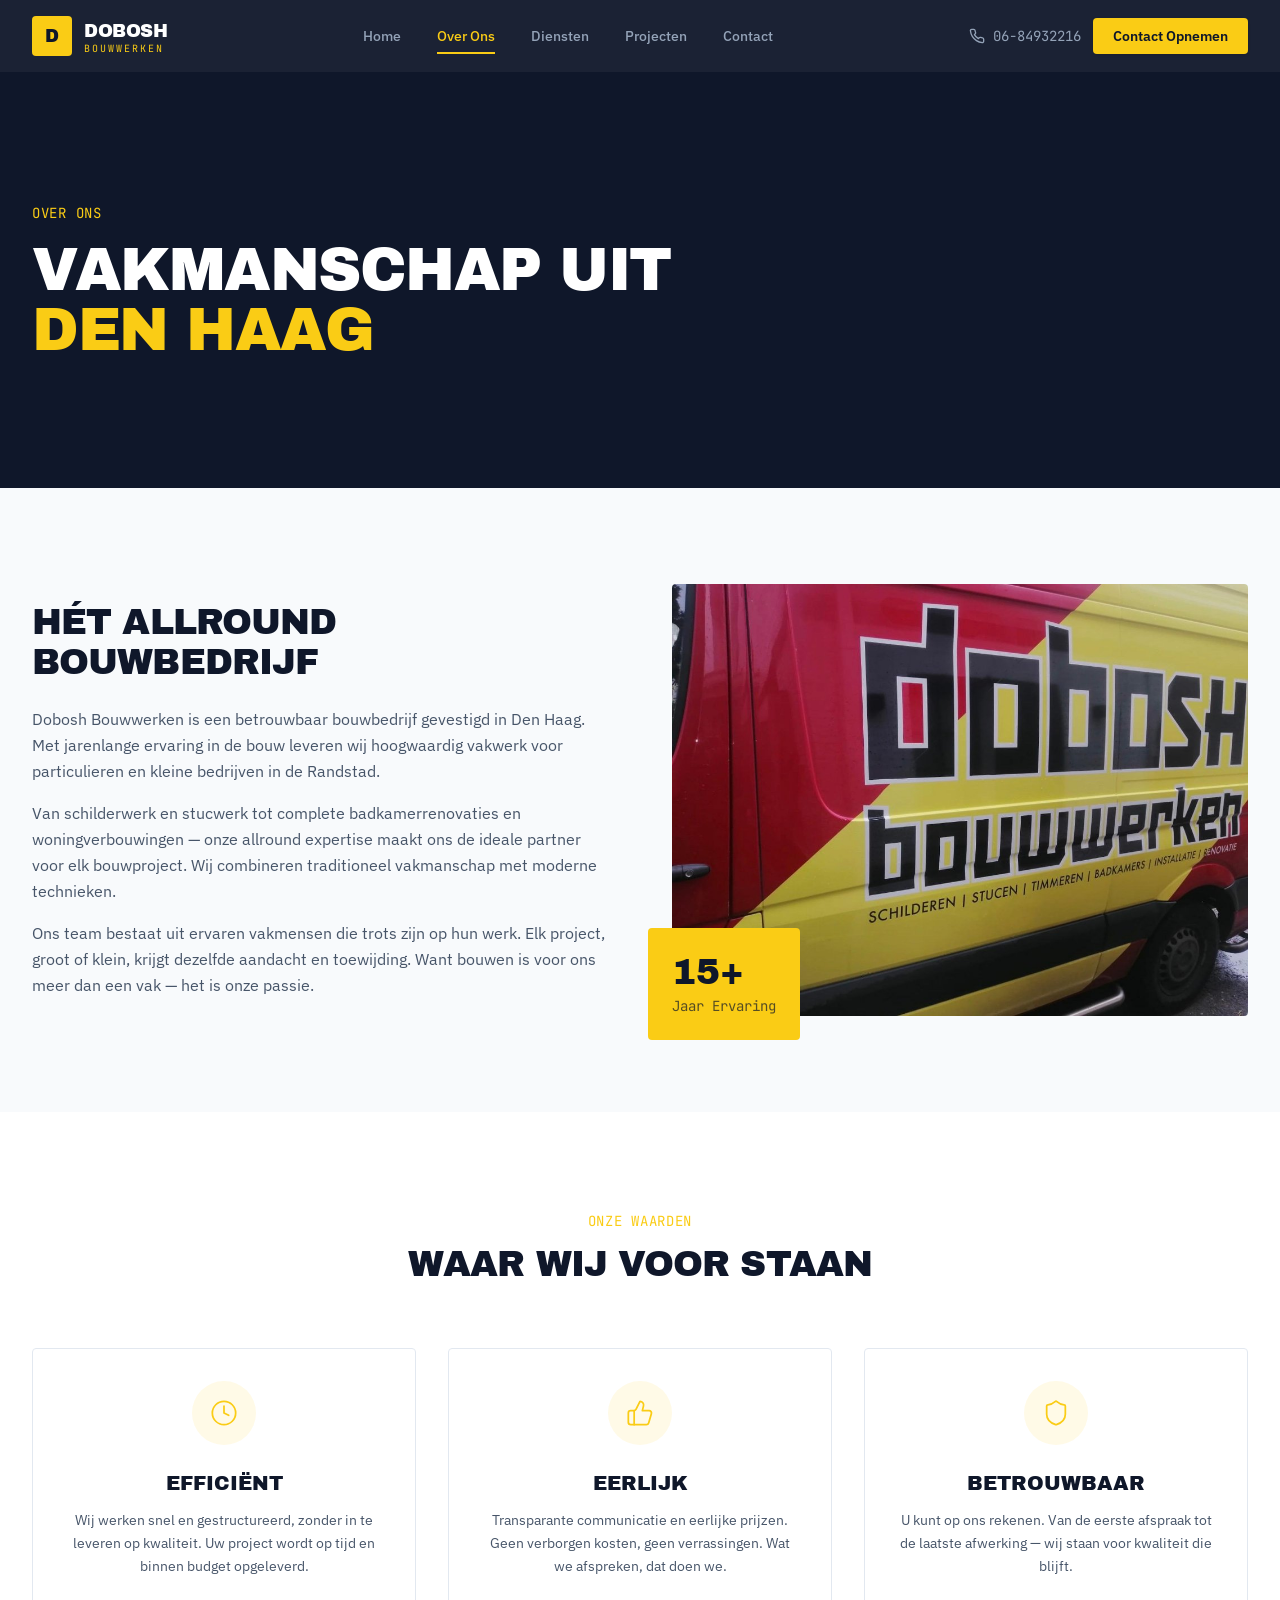
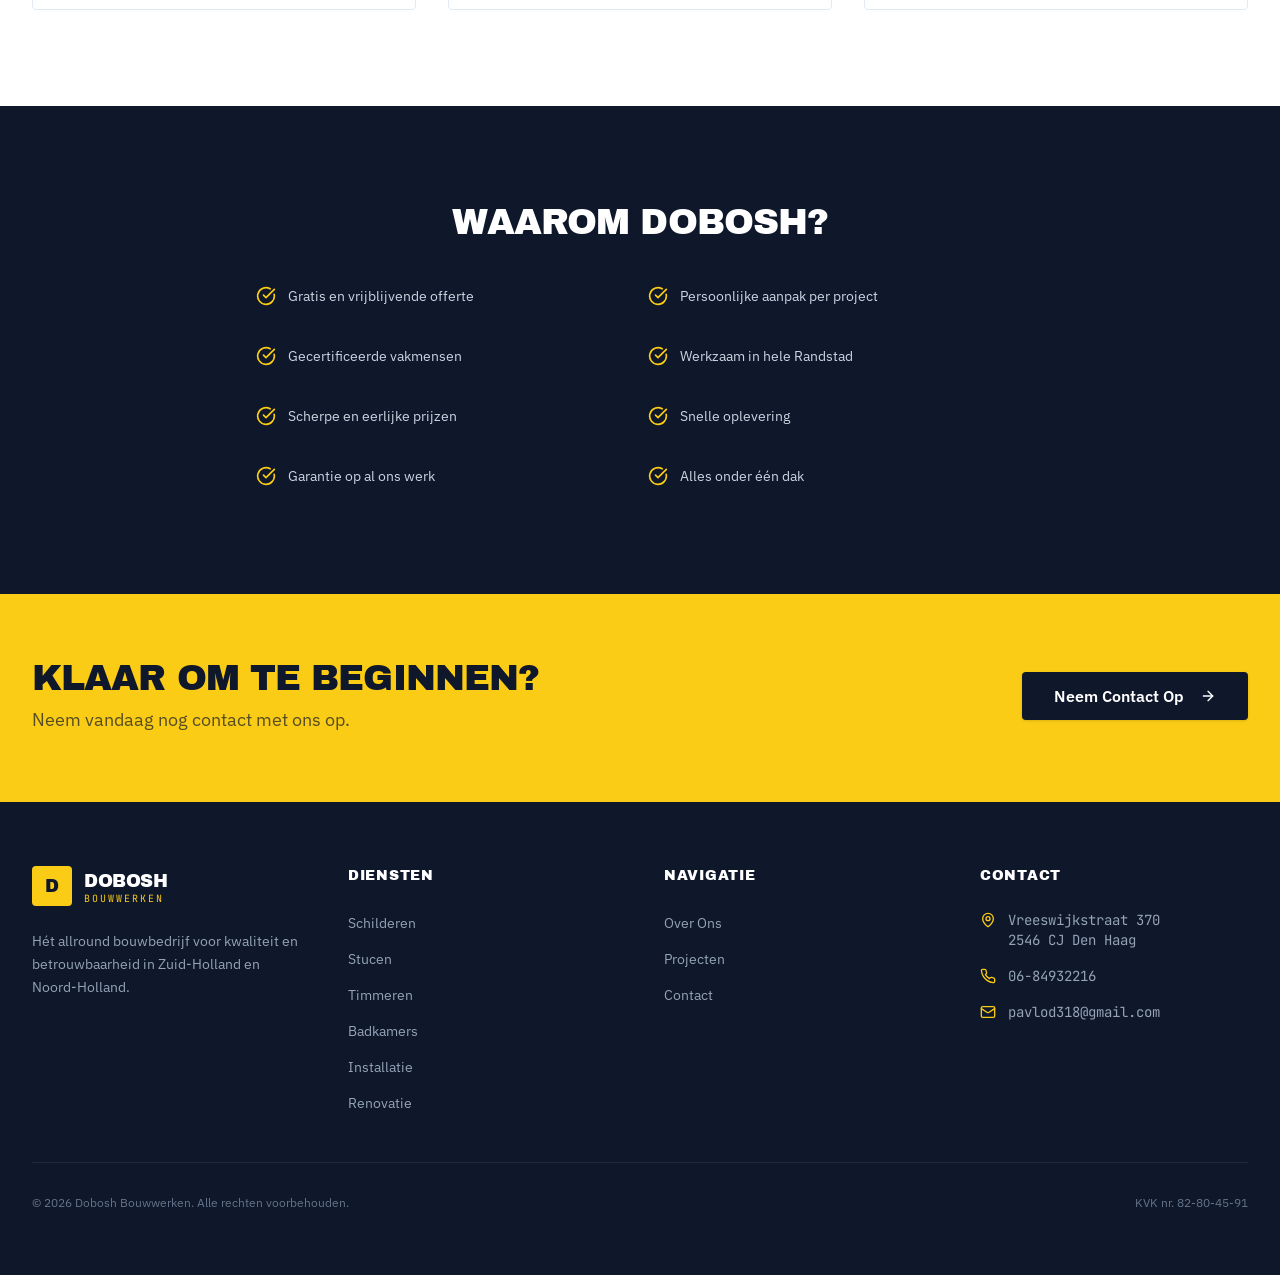
<file: over-ons.html>
<!DOCTYPE html>
<html lang="nl">
<head>
<meta charset="utf-8">
<meta name="viewport" content="width=device-width, initial-scale=1.0">
<title>Over Ons | Dobosh Bouwwerken</title>
<meta name="description" content="Het verhaal achter Dobosh Bouwwerken: een allround bouwbedrijf uit Den Haag met ruim 15 jaar ervaring in renovatie en afbouw.">
<meta name="keywords" content="bouwbedrijf Den Haag, renovatie, schilderwerk, stucwerk, timmerwerk, badkamer renovatie, aannemer Zuid-Holland">
<link rel="icon" type="image/png" href="images/0e842c66d_logo.png">
<meta property="og:title" content="Over Ons | Dobosh Bouwwerken">
<meta property="og:description" content="Het verhaal achter Dobosh Bouwwerken: een allround bouwbedrijf uit Den Haag met ruim 15 jaar ervaring in renovatie en afbouw.">
<meta property="og:image" content="images/0e842c66d_logo.png">
<meta property="og:type" content="website">
<meta property="og:site_name" content="Dobosh Bouwwerken">
<link rel="stylesheet" href="css/site.css">
<link rel="stylesheet" href="css/app.css">
<script>document.documentElement.className += ' js';</script>
</head>
<body>
<div id="root">
<div class="min-h-screen flex flex-col">

<nav class="fixed top-0 left-0 right-0 z-50 transition-all duration-500 bg-[#0F172A]/95 backdrop-blur-md py-4">
<div class="max-w-7xl mx-auto px-4 sm:px-6 lg:px-8"><div class="flex items-center justify-between"><a class="flex items-center gap-3 group" href="index.html"><div class="w-10 h-10 bg-[#FACC15] rounded-sm flex items-center justify-center transition-transform duration-300 group-hover:scale-105"><span class="font-archivo text-[#0F172A] text-lg leading-none">D</span></div><div class="hidden sm:block"><span class="font-archivo text-white text-lg tracking-tight">DOBOSH</span><span class="block text-[#FACC15] text-[10px] font-mono tracking-[0.2em] uppercase -mt-1">Bouwwerken</span></div></a><div class="hidden lg:flex items-center gap-1"><a class="px-4 py-2 text-sm font-medium transition-colors duration-200 relative text-[#94A3B8] hover:text-white" href="index.html">Home</a><a class="px-4 py-2 text-sm font-medium transition-colors duration-200 relative text-[#FACC15]" href="over-ons.html">Over Ons<div class="absolute bottom-0 left-4 right-4 h-0.5 bg-[#FACC15]"></div></a><a class="px-4 py-2 text-sm font-medium transition-colors duration-200 relative text-[#94A3B8] hover:text-white" href="diensten.html">Diensten</a><a class="px-4 py-2 text-sm font-medium transition-colors duration-200 relative text-[#94A3B8] hover:text-white" href="projecten.html">Projecten</a><a class="px-4 py-2 text-sm font-medium transition-colors duration-200 relative text-[#94A3B8] hover:text-white" href="contact.html">Contact</a></div><div class="flex items-center gap-3"><a href="tel:+31684932216" class="hidden md:flex items-center gap-2 text-[#94A3B8] hover:text-white transition-colors text-sm font-mono"><svg xmlns="http://www.w3.org/2000/svg" width="24" height="24" viewBox="0 0 24 24" fill="none" stroke="currentColor" stroke-width="2" stroke-linecap="round" stroke-linejoin="round" class="lucide lucide-phone w-4 h-4"><path d="M22 16.92v3a2 2 0 0 1-2.18 2 19.79 19.79 0 0 1-8.63-3.07 19.5 19.5 0 0 1-6-6 19.79 19.79 0 0 1-3.07-8.67A2 2 0 0 1 4.11 2h3a2 2 0 0 1 2 1.72 12.84 12.84 0 0 0 .7 2.81 2 2 0 0 1-.45 2.11L8.09 9.91a16 16 0 0 0 6 6l1.27-1.27a2 2 0 0 1 2.11-.45 12.84 12.84 0 0 0 2.81.7A2 2 0 0 1 22 16.92z"></path></svg><span>06-84932216</span></a><a href="contact.html"><button class="items-center justify-center gap-2 whitespace-nowrap transition-colors focus-visible:outline-none focus-visible:ring-1 focus-visible:ring-ring disabled:pointer-events-none disabled:opacity-50 [&amp;_svg]:pointer-events-none [&amp;_svg]:size-4 [&amp;_svg]:shrink-0 shadow h-9 py-2 hidden sm:flex bg-[#FACC15] text-[#0F172A] hover:bg-[#EAB308] font-semibold text-sm px-5 rounded-sm">Contact Opnemen</button></a><button class="lg:hidden text-white p-2" aria-label="Menu openen"><svg xmlns="http://www.w3.org/2000/svg" width="24" height="24" viewBox="0 0 24 24" fill="none" stroke="currentColor" stroke-width="2" stroke-linecap="round" stroke-linejoin="round" class="lucide lucide-menu w-6 h-6"><line x1="4" x2="20" y1="12" y2="12"></line><line x1="4" x2="20" y1="6" y2="6"></line><line x1="4" x2="20" y1="18" y2="18"></line></svg></button></div></div></div>
<div id="mobile-menu" class="lg:hidden bg-[#0F172A] border-t border-[#1E293B] overflow-hidden"><div class="px-4 py-6 space-y-1"><a class="block px-4 py-3 text-base font-medium rounded-sm transition-colors text-[#94A3B8] hover:text-white hover:bg-[#1E293B]" href="index.html">Home</a><a class="block px-4 py-3 text-base font-medium rounded-sm transition-colors text-[#FACC15] bg-[#1E293B]" href="over-ons.html">Over Ons</a><a class="block px-4 py-3 text-base font-medium rounded-sm transition-colors text-[#94A3B8] hover:text-white hover:bg-[#1E293B]" href="diensten.html">Diensten</a><a class="block px-4 py-3 text-base font-medium rounded-sm transition-colors text-[#94A3B8] hover:text-white hover:bg-[#1E293B]" href="projecten.html">Projecten</a><a class="block px-4 py-3 text-base font-medium rounded-sm transition-colors text-[#94A3B8] hover:text-white hover:bg-[#1E293B]" href="contact.html">Contact</a><div class="pt-4 border-t border-[#1E293B]"><a href="contact.html"><button class="inline-flex items-center justify-center gap-2 whitespace-nowrap text-sm transition-colors focus-visible:outline-none focus-visible:ring-1 focus-visible:ring-ring disabled:pointer-events-none disabled:opacity-50 [&amp;_svg]:pointer-events-none [&amp;_svg]:size-4 [&amp;_svg]:shrink-0 shadow h-9 px-4 py-2 w-full bg-[#FACC15] text-[#0F172A] hover:bg-[#EAB308] font-semibold rounded-sm">Contact Opnemen</button></a></div></div></div>

</nav>

<main class="flex-1 pt-[72px]"><section class="bg-[#0F172A] py-24 lg:py-32"><div class="max-w-7xl mx-auto px-4 sm:px-6 lg:px-8"><div data-reveal="up"><span class="text-[#FACC15] text-sm font-mono tracking-wider uppercase">Over Ons</span><h1 class="font-archivo text-4xl sm:text-5xl lg:text-6xl text-white uppercase mt-4 tracking-tight max-w-3xl">Vakmanschap uit <span class="text-[#FACC15]">Den Haag</span></h1></div></div></section><section class="py-24 bg-[#F8FAFC]"><div class="max-w-7xl mx-auto px-4 sm:px-6 lg:px-8"><div class="grid grid-cols-1 lg:grid-cols-2 gap-16 items-center"><div data-reveal="left"><h2 class="font-archivo text-3xl sm:text-4xl text-[#0F172A] uppercase tracking-tight mb-6">Hét Allround Bouwbedrijf</h2><div class="space-y-4 text-[#475569] leading-relaxed"><p>Dobosh Bouwwerken is een betrouwbaar bouwbedrijf gevestigd in Den Haag. Met jarenlange ervaring in de bouw leveren wij hoogwaardig vakwerk voor particulieren en kleine bedrijven in de Randstad.</p><p>Van schilderwerk en stucwerk tot complete badkamerrenovaties en woningverbouwingen — onze allround expertise maakt ons de ideale partner voor elk bouwproject. Wij combineren traditioneel vakmanschap met moderne technieken.</p><p>Ons team bestaat uit ervaren vakmensen die trots zijn op hun werk. Elk project, groot of klein, krijgt dezelfde aandacht en toewijding. Want bouwen is voor ons meer dan een vak — het is onze passie.</p></div></div><div class="relative" data-reveal="right"><div class="aspect-[4/3] rounded-sm overflow-hidden"><img src="images/7599b94a3_WhatsAppImage2026-04-30at220854.jpg" alt="Dobosh Bouwwerken bestelwagen" class="w-full h-full object-cover"></div><div class="absolute -bottom-6 -left-6 bg-[#FACC15] p-6 rounded-sm hidden lg:block"><span class="font-archivo text-[#0F172A] text-4xl">15+</span><p class="text-[#0F172A]/70 text-sm font-mono mt-1">Jaar Ervaring</p></div></div></div></div></section><section class="py-24 bg-white"><div class="max-w-7xl mx-auto px-4 sm:px-6 lg:px-8"><div class="text-center mb-16"><span class="text-[#FACC15] text-sm font-mono tracking-wider uppercase">Onze Waarden</span><h2 class="font-archivo text-3xl sm:text-4xl text-[#0F172A] uppercase mt-3 tracking-tight">Waar wij voor staan</h2></div><div class="grid grid-cols-1 md:grid-cols-3 gap-8"><div class="text-center p-8 border border-[#E2E8F0] rounded-sm hover:border-[#FACC15] transition-colors duration-300" data-reveal="up"><div class="w-16 h-16 bg-[#FACC15]/10 rounded-full flex items-center justify-center mx-auto mb-6"><svg xmlns="http://www.w3.org/2000/svg" width="24" height="24" viewBox="0 0 24 24" fill="none" stroke="currentColor" stroke-width="1.5" stroke-linecap="round" stroke-linejoin="round" class="lucide lucide-clock w-7 h-7 text-[#FACC15]"><circle cx="12" cy="12" r="10"></circle><polyline points="12 6 12 12 16 14"></polyline></svg></div><h3 class="font-archivo text-xl text-[#0F172A] uppercase mb-3">Efficiënt</h3><p class="text-[#475569] text-sm leading-relaxed">Wij werken snel en gestructureerd, zonder in te leveren op kwaliteit. Uw project wordt op tijd en binnen budget opgeleverd.</p></div><div class="text-center p-8 border border-[#E2E8F0] rounded-sm hover:border-[#FACC15] transition-colors duration-300" data-reveal="up"><div class="w-16 h-16 bg-[#FACC15]/10 rounded-full flex items-center justify-center mx-auto mb-6"><svg xmlns="http://www.w3.org/2000/svg" width="24" height="24" viewBox="0 0 24 24" fill="none" stroke="currentColor" stroke-width="1.5" stroke-linecap="round" stroke-linejoin="round" class="lucide lucide-thumbs-up w-7 h-7 text-[#FACC15]"><path d="M7 10v12"></path><path d="M15 5.88 14 10h5.83a2 2 0 0 1 1.92 2.56l-2.33 8A2 2 0 0 1 17.5 22H4a2 2 0 0 1-2-2v-8a2 2 0 0 1 2-2h2.76a2 2 0 0 0 1.79-1.11L12 2a3.13 3.13 0 0 1 3 3.88Z"></path></svg></div><h3 class="font-archivo text-xl text-[#0F172A] uppercase mb-3">Eerlijk</h3><p class="text-[#475569] text-sm leading-relaxed">Transparante communicatie en eerlijke prijzen. Geen verborgen kosten, geen verrassingen. Wat we afspreken, dat doen we.</p></div><div class="text-center p-8 border border-[#E2E8F0] rounded-sm hover:border-[#FACC15] transition-colors duration-300" data-reveal="up"><div class="w-16 h-16 bg-[#FACC15]/10 rounded-full flex items-center justify-center mx-auto mb-6"><svg xmlns="http://www.w3.org/2000/svg" width="24" height="24" viewBox="0 0 24 24" fill="none" stroke="currentColor" stroke-width="1.5" stroke-linecap="round" stroke-linejoin="round" class="lucide lucide-shield w-7 h-7 text-[#FACC15]"><path d="M20 13c0 5-3.5 7.5-7.66 8.95a1 1 0 0 1-.67-.01C7.5 20.5 4 18 4 13V6a1 1 0 0 1 1-1c2 0 4.5-1.2 6.24-2.72a1.17 1.17 0 0 1 1.52 0C14.51 3.81 17 5 19 5a1 1 0 0 1 1 1z"></path></svg></div><h3 class="font-archivo text-xl text-[#0F172A] uppercase mb-3">Betrouwbaar</h3><p class="text-[#475569] text-sm leading-relaxed">U kunt op ons rekenen. Van de eerste afspraak tot de laatste afwerking — wij staan voor kwaliteit die blijft.</p></div></div></div></section><section class="py-24 bg-[#0F172A]"><div class="max-w-7xl mx-auto px-4 sm:px-6 lg:px-8"><div class="max-w-3xl mx-auto text-center"><h2 class="font-archivo text-3xl sm:text-4xl text-white uppercase tracking-tight mb-8">Waarom Dobosh?</h2><div class="grid grid-cols-1 sm:grid-cols-2 gap-4 text-left"><div class="flex items-center gap-3 py-3"><svg xmlns="http://www.w3.org/2000/svg" width="24" height="24" viewBox="0 0 24 24" fill="none" stroke="currentColor" stroke-width="2" stroke-linecap="round" stroke-linejoin="round" class="lucide lucide-circle-check-big w-5 h-5 text-[#FACC15] shrink-0"><path d="M21.801 10A10 10 0 1 1 17 3.335"></path><path d="m9 11 3 3L22 4"></path></svg><span class="text-[#CBD5E1] text-sm">Gratis en vrijblijvende offerte</span></div><div class="flex items-center gap-3 py-3"><svg xmlns="http://www.w3.org/2000/svg" width="24" height="24" viewBox="0 0 24 24" fill="none" stroke="currentColor" stroke-width="2" stroke-linecap="round" stroke-linejoin="round" class="lucide lucide-circle-check-big w-5 h-5 text-[#FACC15] shrink-0"><path d="M21.801 10A10 10 0 1 1 17 3.335"></path><path d="m9 11 3 3L22 4"></path></svg><span class="text-[#CBD5E1] text-sm">Persoonlijke aanpak per project</span></div><div class="flex items-center gap-3 py-3"><svg xmlns="http://www.w3.org/2000/svg" width="24" height="24" viewBox="0 0 24 24" fill="none" stroke="currentColor" stroke-width="2" stroke-linecap="round" stroke-linejoin="round" class="lucide lucide-circle-check-big w-5 h-5 text-[#FACC15] shrink-0"><path d="M21.801 10A10 10 0 1 1 17 3.335"></path><path d="m9 11 3 3L22 4"></path></svg><span class="text-[#CBD5E1] text-sm">Gecertificeerde vakmensen</span></div><div class="flex items-center gap-3 py-3"><svg xmlns="http://www.w3.org/2000/svg" width="24" height="24" viewBox="0 0 24 24" fill="none" stroke="currentColor" stroke-width="2" stroke-linecap="round" stroke-linejoin="round" class="lucide lucide-circle-check-big w-5 h-5 text-[#FACC15] shrink-0"><path d="M21.801 10A10 10 0 1 1 17 3.335"></path><path d="m9 11 3 3L22 4"></path></svg><span class="text-[#CBD5E1] text-sm">Werkzaam in hele Randstad</span></div><div class="flex items-center gap-3 py-3"><svg xmlns="http://www.w3.org/2000/svg" width="24" height="24" viewBox="0 0 24 24" fill="none" stroke="currentColor" stroke-width="2" stroke-linecap="round" stroke-linejoin="round" class="lucide lucide-circle-check-big w-5 h-5 text-[#FACC15] shrink-0"><path d="M21.801 10A10 10 0 1 1 17 3.335"></path><path d="m9 11 3 3L22 4"></path></svg><span class="text-[#CBD5E1] text-sm">Scherpe en eerlijke prijzen</span></div><div class="flex items-center gap-3 py-3"><svg xmlns="http://www.w3.org/2000/svg" width="24" height="24" viewBox="0 0 24 24" fill="none" stroke="currentColor" stroke-width="2" stroke-linecap="round" stroke-linejoin="round" class="lucide lucide-circle-check-big w-5 h-5 text-[#FACC15] shrink-0"><path d="M21.801 10A10 10 0 1 1 17 3.335"></path><path d="m9 11 3 3L22 4"></path></svg><span class="text-[#CBD5E1] text-sm">Snelle oplevering</span></div><div class="flex items-center gap-3 py-3"><svg xmlns="http://www.w3.org/2000/svg" width="24" height="24" viewBox="0 0 24 24" fill="none" stroke="currentColor" stroke-width="2" stroke-linecap="round" stroke-linejoin="round" class="lucide lucide-circle-check-big w-5 h-5 text-[#FACC15] shrink-0"><path d="M21.801 10A10 10 0 1 1 17 3.335"></path><path d="m9 11 3 3L22 4"></path></svg><span class="text-[#CBD5E1] text-sm">Garantie op al ons werk</span></div><div class="flex items-center gap-3 py-3"><svg xmlns="http://www.w3.org/2000/svg" width="24" height="24" viewBox="0 0 24 24" fill="none" stroke="currentColor" stroke-width="2" stroke-linecap="round" stroke-linejoin="round" class="lucide lucide-circle-check-big w-5 h-5 text-[#FACC15] shrink-0"><path d="M21.801 10A10 10 0 1 1 17 3.335"></path><path d="m9 11 3 3L22 4"></path></svg><span class="text-[#CBD5E1] text-sm">Alles onder één dak</span></div></div></div></div></section><section class="bg-[#FACC15] py-16"><div class="max-w-7xl mx-auto px-4 sm:px-6 lg:px-8"><div class="flex flex-col md:flex-row items-center justify-between gap-8" data-reveal="up"><div><h2 class="font-archivo text-2xl sm:text-3xl lg:text-4xl text-[#0F172A] uppercase tracking-tight">Klaar om te beginnen?</h2><p class="text-[#0F172A]/70 mt-2 text-lg">Neem vandaag nog contact met ons op.</p></div><a href="contact.html"><button class="inline-flex items-center justify-center gap-2 transition-colors focus-visible:outline-none focus-visible:ring-1 focus-visible:ring-ring disabled:pointer-events-none disabled:opacity-50 [&amp;_svg]:pointer-events-none [&amp;_svg]:size-4 [&amp;_svg]:shrink-0 shadow h-9 bg-[#0F172A] text-white hover:bg-[#1E293B] font-semibold text-base px-8 py-6 rounded-sm group whitespace-nowrap">Neem Contact Op<svg xmlns="http://www.w3.org/2000/svg" width="24" height="24" viewBox="0 0 24 24" fill="none" stroke="currentColor" stroke-width="2" stroke-linecap="round" stroke-linejoin="round" class="lucide lucide-arrow-right w-5 h-5 ml-2 group-hover:translate-x-1 transition-transform"><path d="M5 12h14"></path><path d="m12 5 7 7-7 7"></path></svg></button></a></div></div></section></main>

<footer class="bg-[#0F172A] text-[#94A3B8]"><div class="h-1 bg-[#FACC15]"></div><div class="max-w-7xl mx-auto px-4 sm:px-6 lg:px-8 py-16"><div class="grid grid-cols-1 md:grid-cols-2 lg:grid-cols-4 gap-12"><div><div class="flex items-center gap-3 mb-6"><div class="w-10 h-10 bg-[#FACC15] rounded-sm flex items-center justify-center"><span class="font-archivo text-[#0F172A] text-lg leading-none">D</span></div><div><span class="font-archivo text-white text-lg tracking-tight">DOBOSH</span><span class="block text-[#FACC15] text-[10px] font-mono tracking-[0.2em] uppercase -mt-1">Bouwwerken</span></div></div><p class="text-sm leading-relaxed mb-6">Hét allround bouwbedrijf voor kwaliteit en betrouwbaarheid in Zuid-Holland en Noord-Holland.</p></div><div><h4 class="font-archivo text-white text-sm uppercase tracking-wider mb-6">Diensten</h4><ul class="space-y-3"><li><a class="text-sm hover:text-[#FACC15] transition-colors duration-200" href="diensten.html">Schilderen</a></li><li><a class="text-sm hover:text-[#FACC15] transition-colors duration-200" href="diensten.html">Stucen</a></li><li><a class="text-sm hover:text-[#FACC15] transition-colors duration-200" href="diensten.html">Timmeren</a></li><li><a class="text-sm hover:text-[#FACC15] transition-colors duration-200" href="diensten.html">Badkamers</a></li><li><a class="text-sm hover:text-[#FACC15] transition-colors duration-200" href="diensten.html">Installatie</a></li><li><a class="text-sm hover:text-[#FACC15] transition-colors duration-200" href="diensten.html">Renovatie</a></li></ul></div><div><h4 class="font-archivo text-white text-sm uppercase tracking-wider mb-6">Navigatie</h4><ul class="space-y-3"><li><a class="text-sm hover:text-[#FACC15] transition-colors duration-200" href="over-ons.html">Over Ons</a></li><li><a class="text-sm hover:text-[#FACC15] transition-colors duration-200" href="projecten.html">Projecten</a></li><li><a class="text-sm hover:text-[#FACC15] transition-colors duration-200" href="contact.html">Contact</a></li></ul></div><div><h4 class="font-archivo text-white text-sm uppercase tracking-wider mb-6">Contact</h4><ul class="space-y-4"><li class="flex items-start gap-3"><svg xmlns="http://www.w3.org/2000/svg" width="24" height="24" viewBox="0 0 24 24" fill="none" stroke="currentColor" stroke-width="2" stroke-linecap="round" stroke-linejoin="round" class="lucide lucide-map-pin w-4 h-4 text-[#FACC15] mt-0.5 shrink-0"><path d="M20 10c0 4.993-5.539 10.193-7.399 11.799a1 1 0 0 1-1.202 0C9.539 20.193 4 14.993 4 10a8 8 0 0 1 16 0"></path><circle cx="12" cy="10" r="3"></circle></svg><span class="text-sm font-mono">Vreeswijkstraat 370<br>2546 CJ Den Haag</span></li><li class="flex items-center gap-3"><svg xmlns="http://www.w3.org/2000/svg" width="24" height="24" viewBox="0 0 24 24" fill="none" stroke="currentColor" stroke-width="2" stroke-linecap="round" stroke-linejoin="round" class="lucide lucide-phone w-4 h-4 text-[#FACC15] shrink-0"><path d="M22 16.92v3a2 2 0 0 1-2.18 2 19.79 19.79 0 0 1-8.63-3.07 19.5 19.5 0 0 1-6-6 19.79 19.79 0 0 1-3.07-8.67A2 2 0 0 1 4.11 2h3a2 2 0 0 1 2 1.72 12.84 12.84 0 0 0 .7 2.81 2 2 0 0 1-.45 2.11L8.09 9.91a16 16 0 0 0 6 6l1.27-1.27a2 2 0 0 1 2.11-.45 12.84 12.84 0 0 0 2.81.7A2 2 0 0 1 22 16.92z"></path></svg><a href="tel:+31684932216" class="text-sm font-mono hover:text-[#FACC15] transition-colors">06-84932216</a></li><li class="flex items-center gap-3"><svg xmlns="http://www.w3.org/2000/svg" width="24" height="24" viewBox="0 0 24 24" fill="none" stroke="currentColor" stroke-width="2" stroke-linecap="round" stroke-linejoin="round" class="lucide lucide-mail w-4 h-4 text-[#FACC15] shrink-0"><rect width="20" height="16" x="2" y="4" rx="2"></rect><path d="m22 7-8.97 5.7a1.94 1.94 0 0 1-2.06 0L2 7"></path></svg><a href="mailto:pavlod318@gmail.com" class="text-sm font-mono hover:text-[#FACC15] transition-colors">pavlod318@gmail.com</a></li></ul></div></div><div class="border-t border-[#1E293B] mt-12 pt-8 flex flex-col sm:flex-row items-center justify-between gap-4"><p class="text-xs text-[#64748B]">© 2026 Dobosh Bouwwerken. Alle rechten voorbehouden.</p><p class="text-xs text-[#64748B]">KVK nr. 82-80-45-91</p></div></div></footer>

</div>
</div>
<script src="js/app.js"></script>
</body>
</html>
</file>
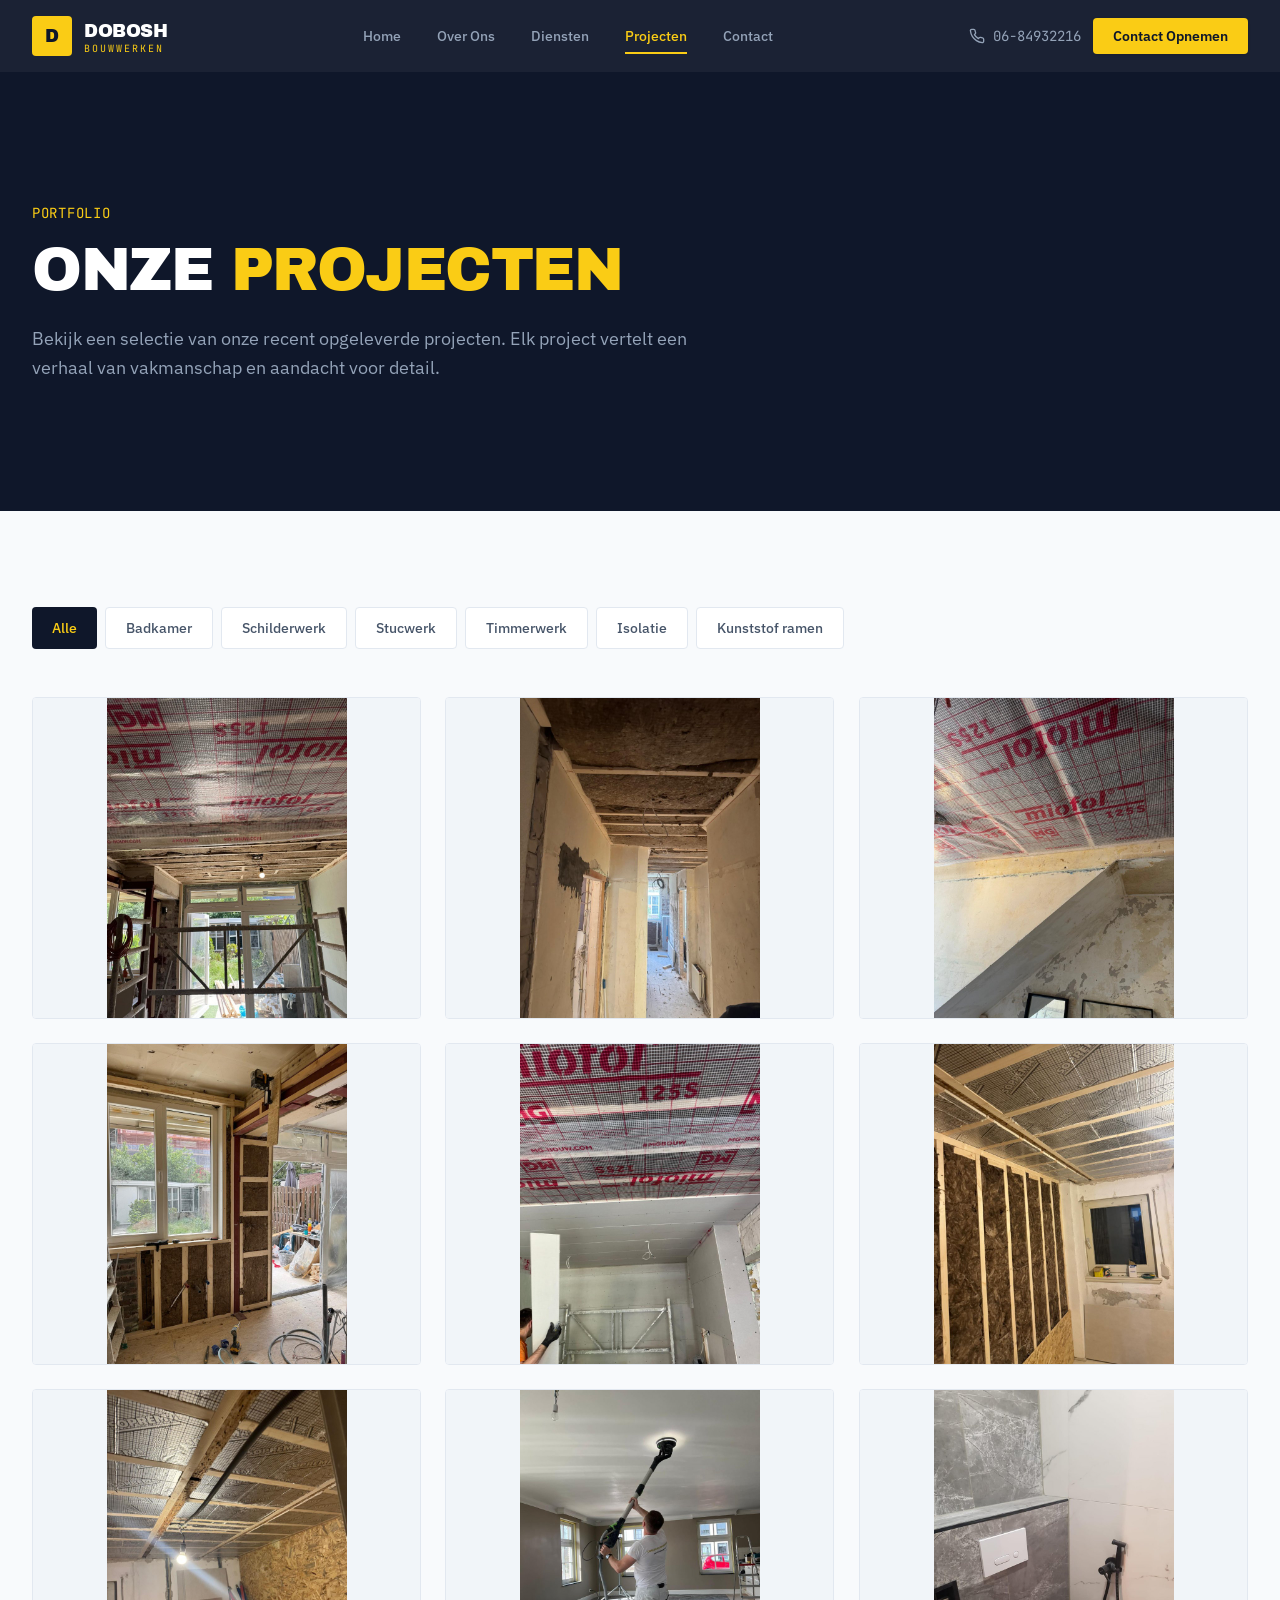
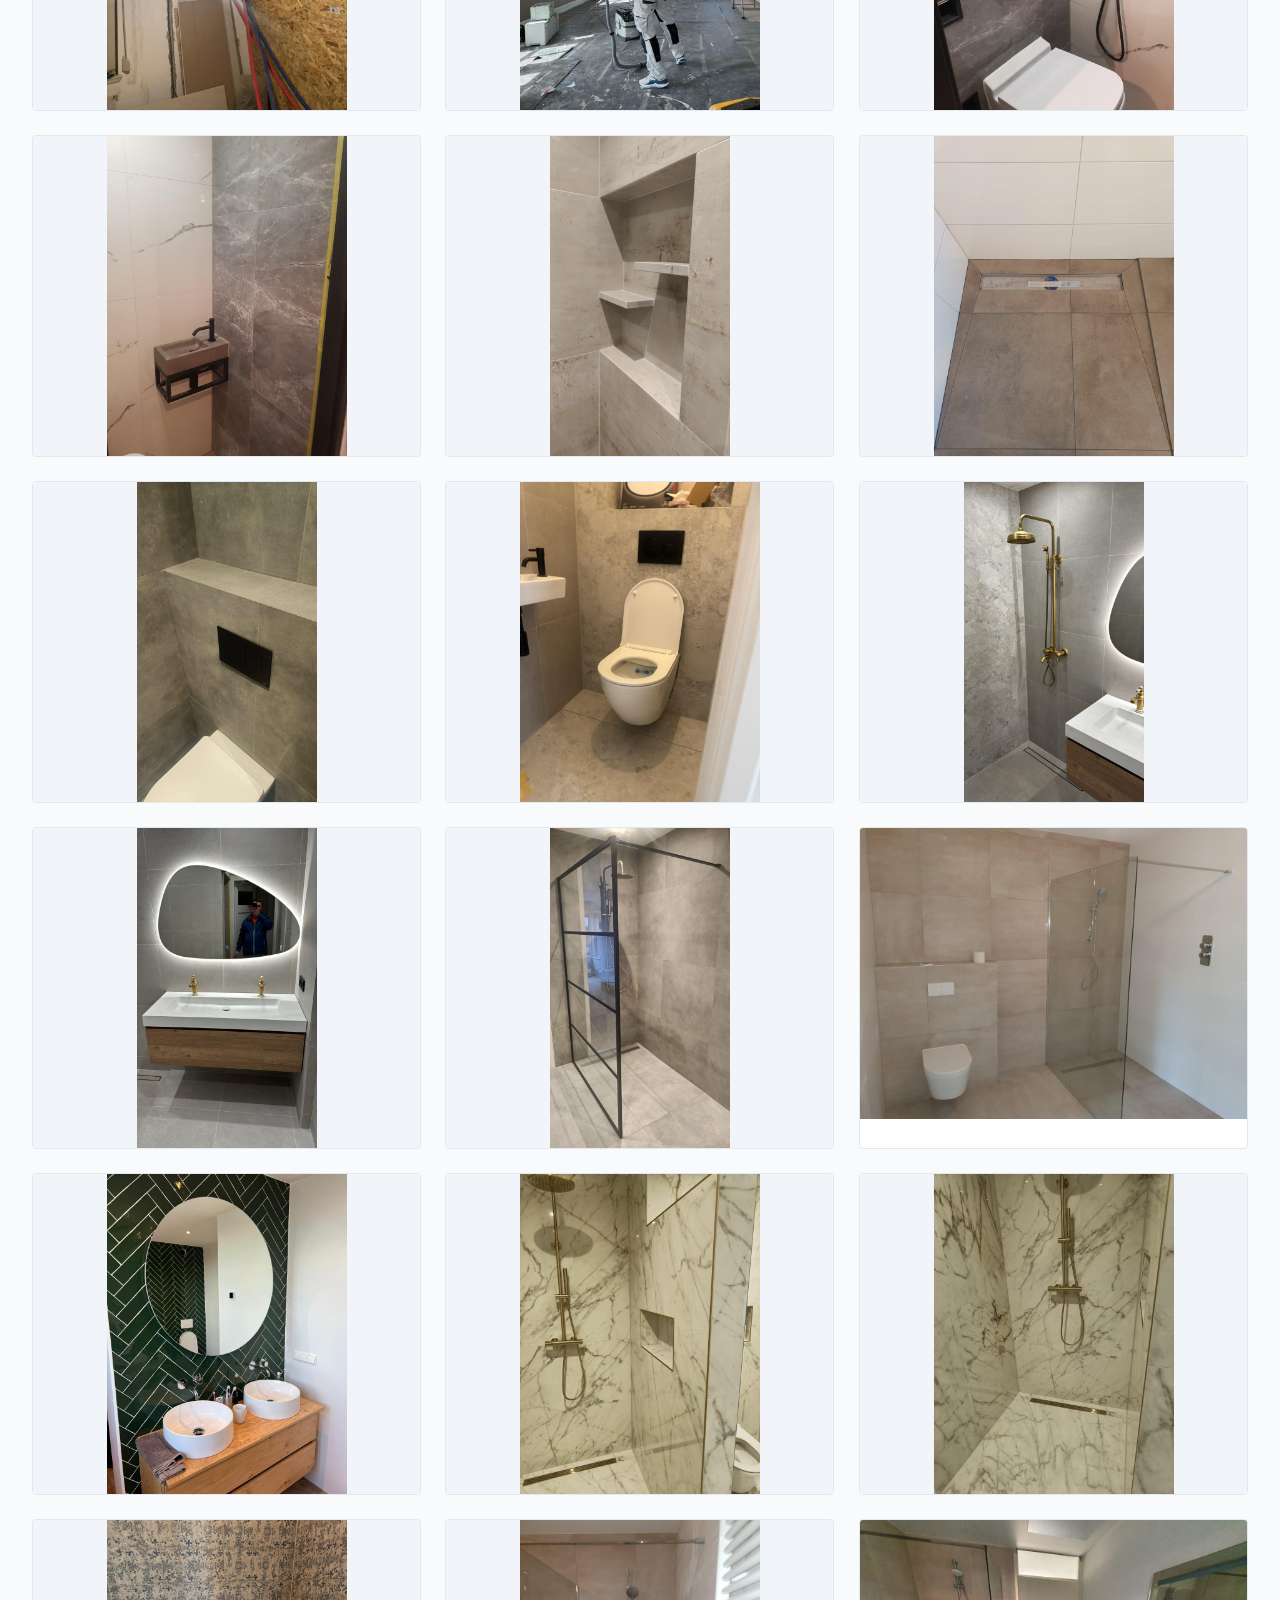
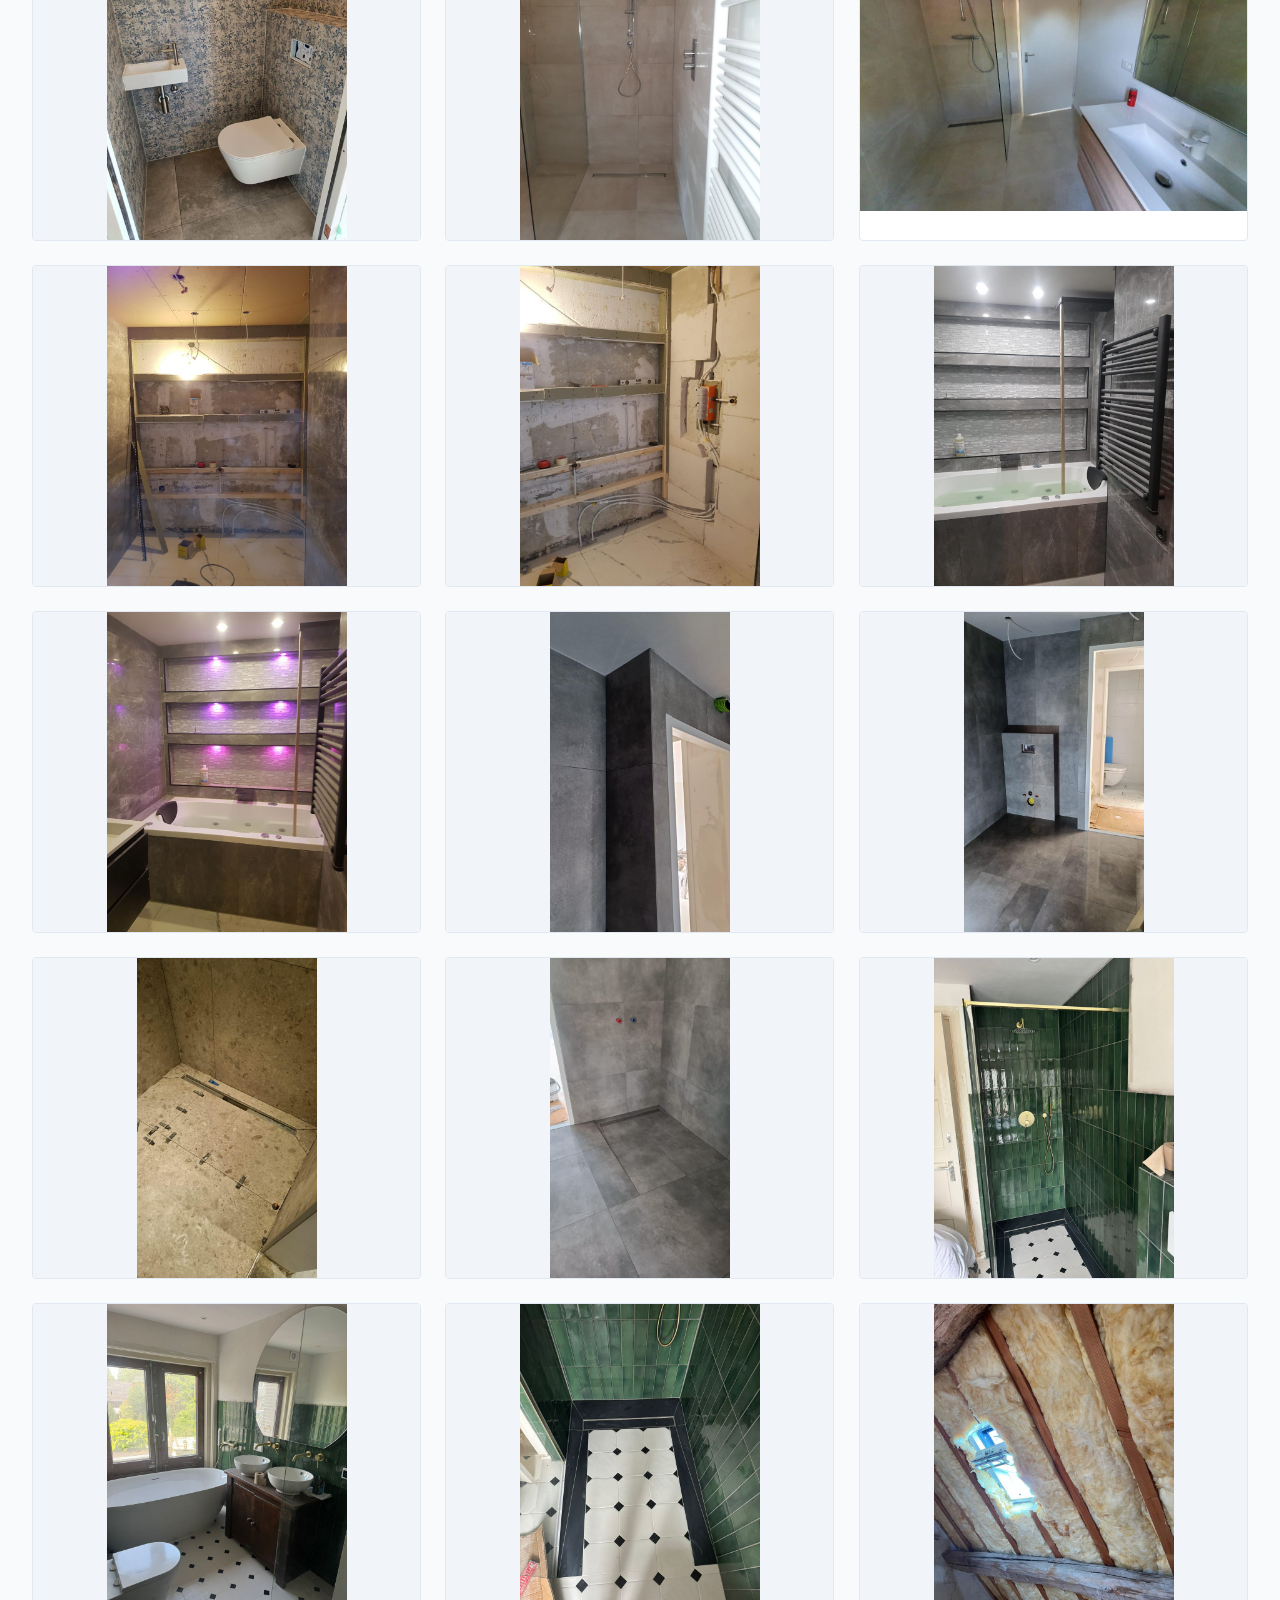
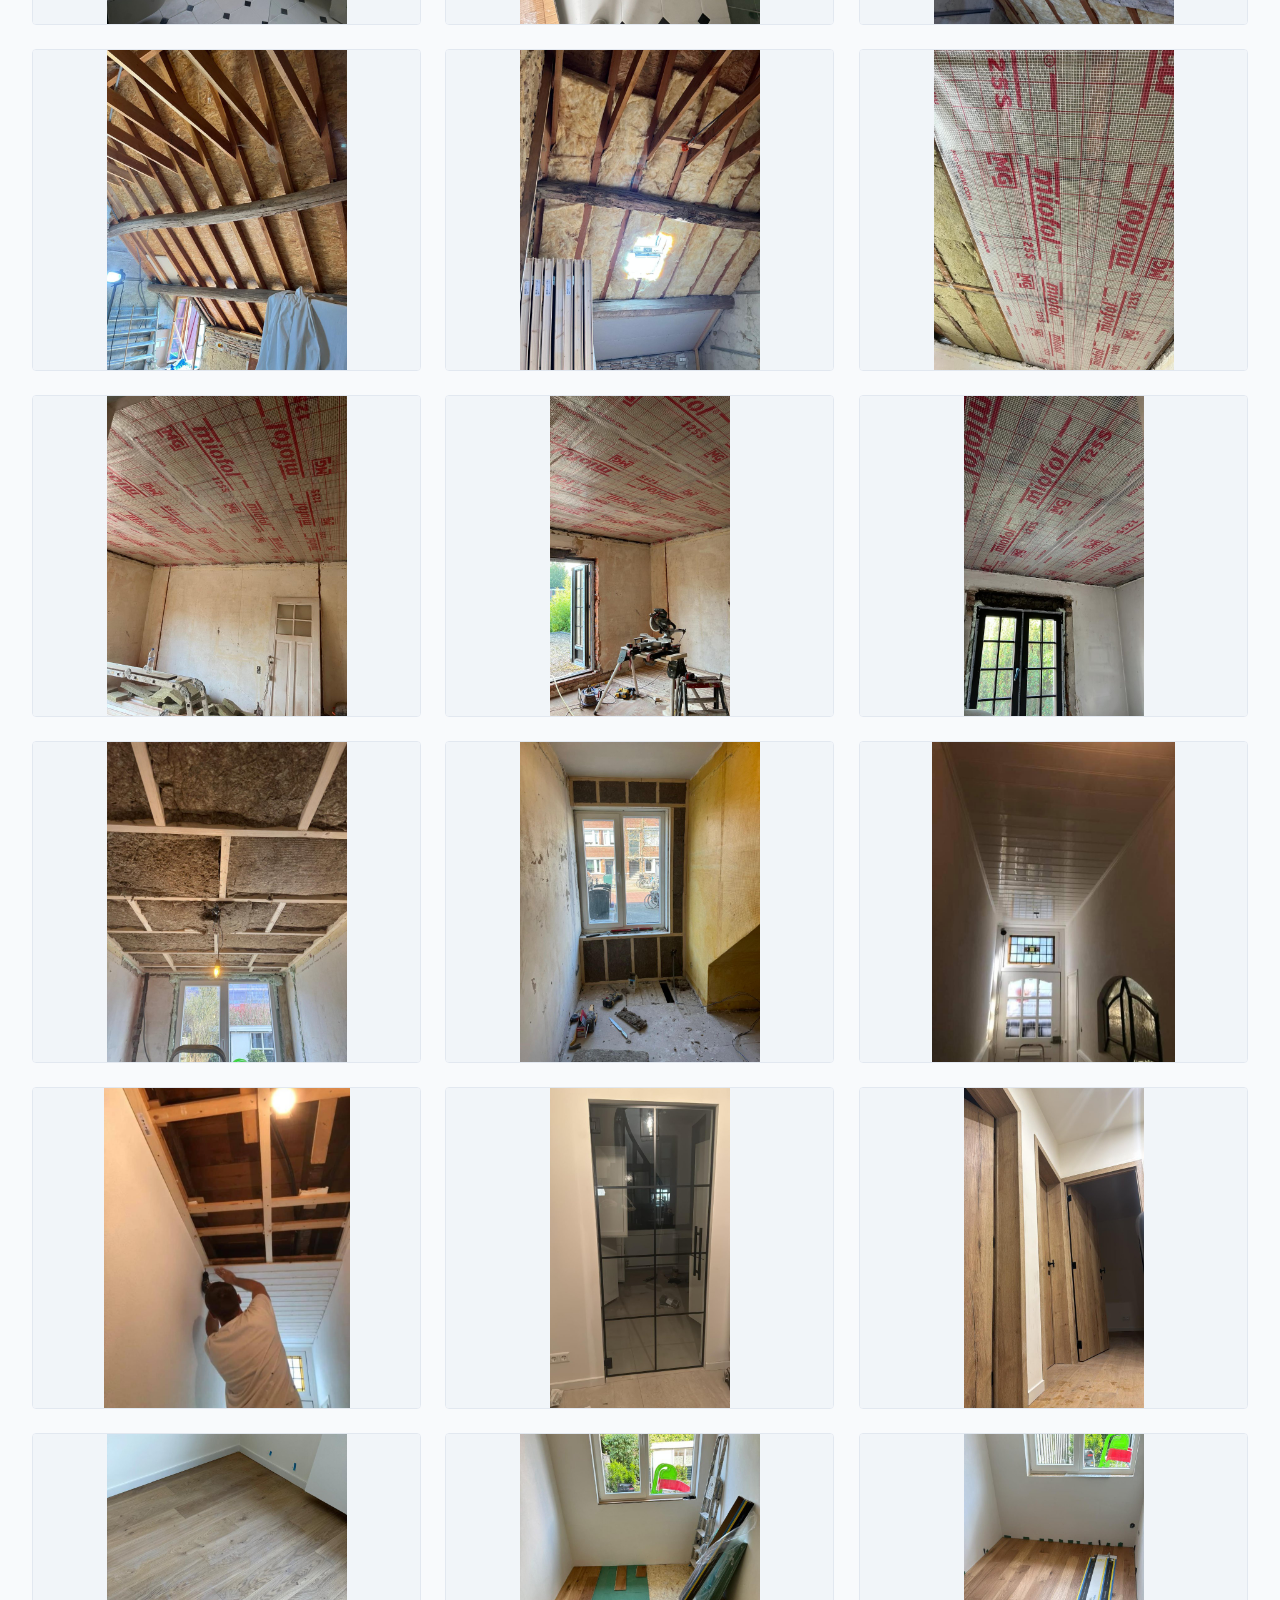
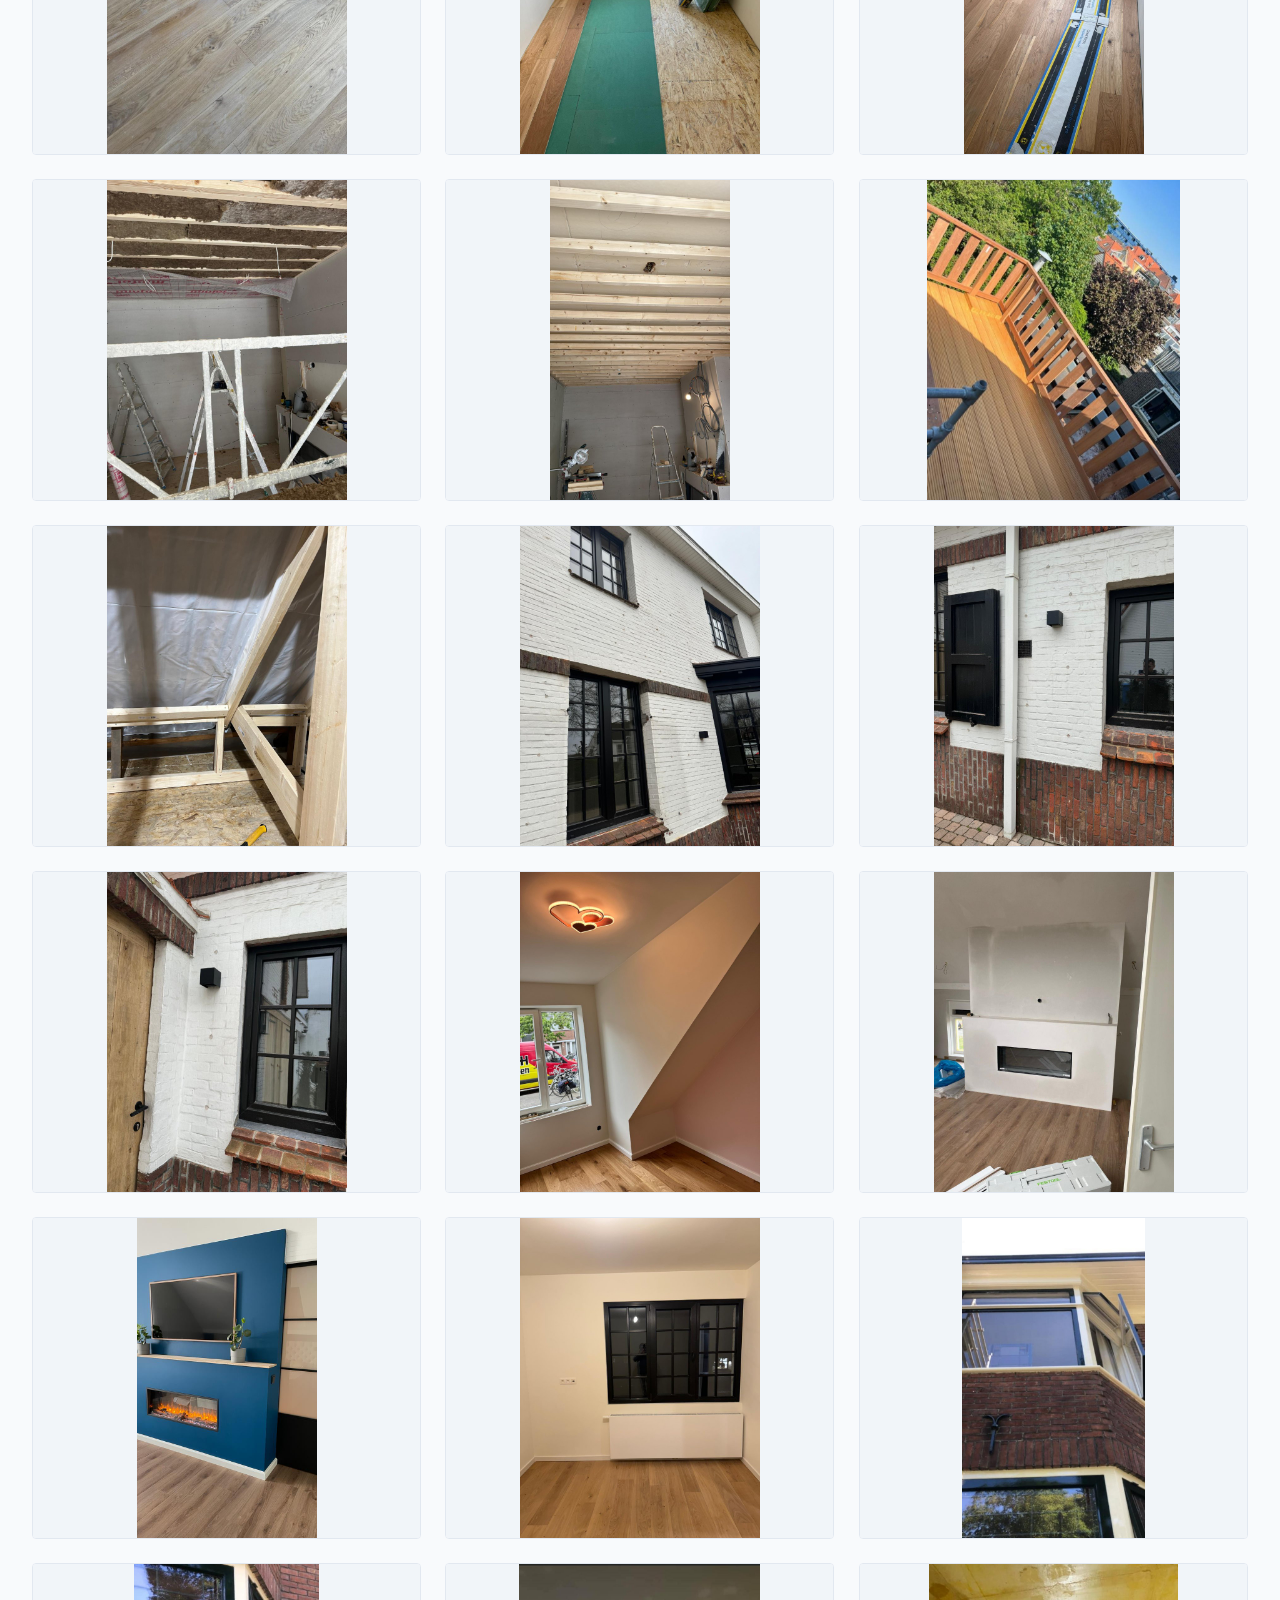
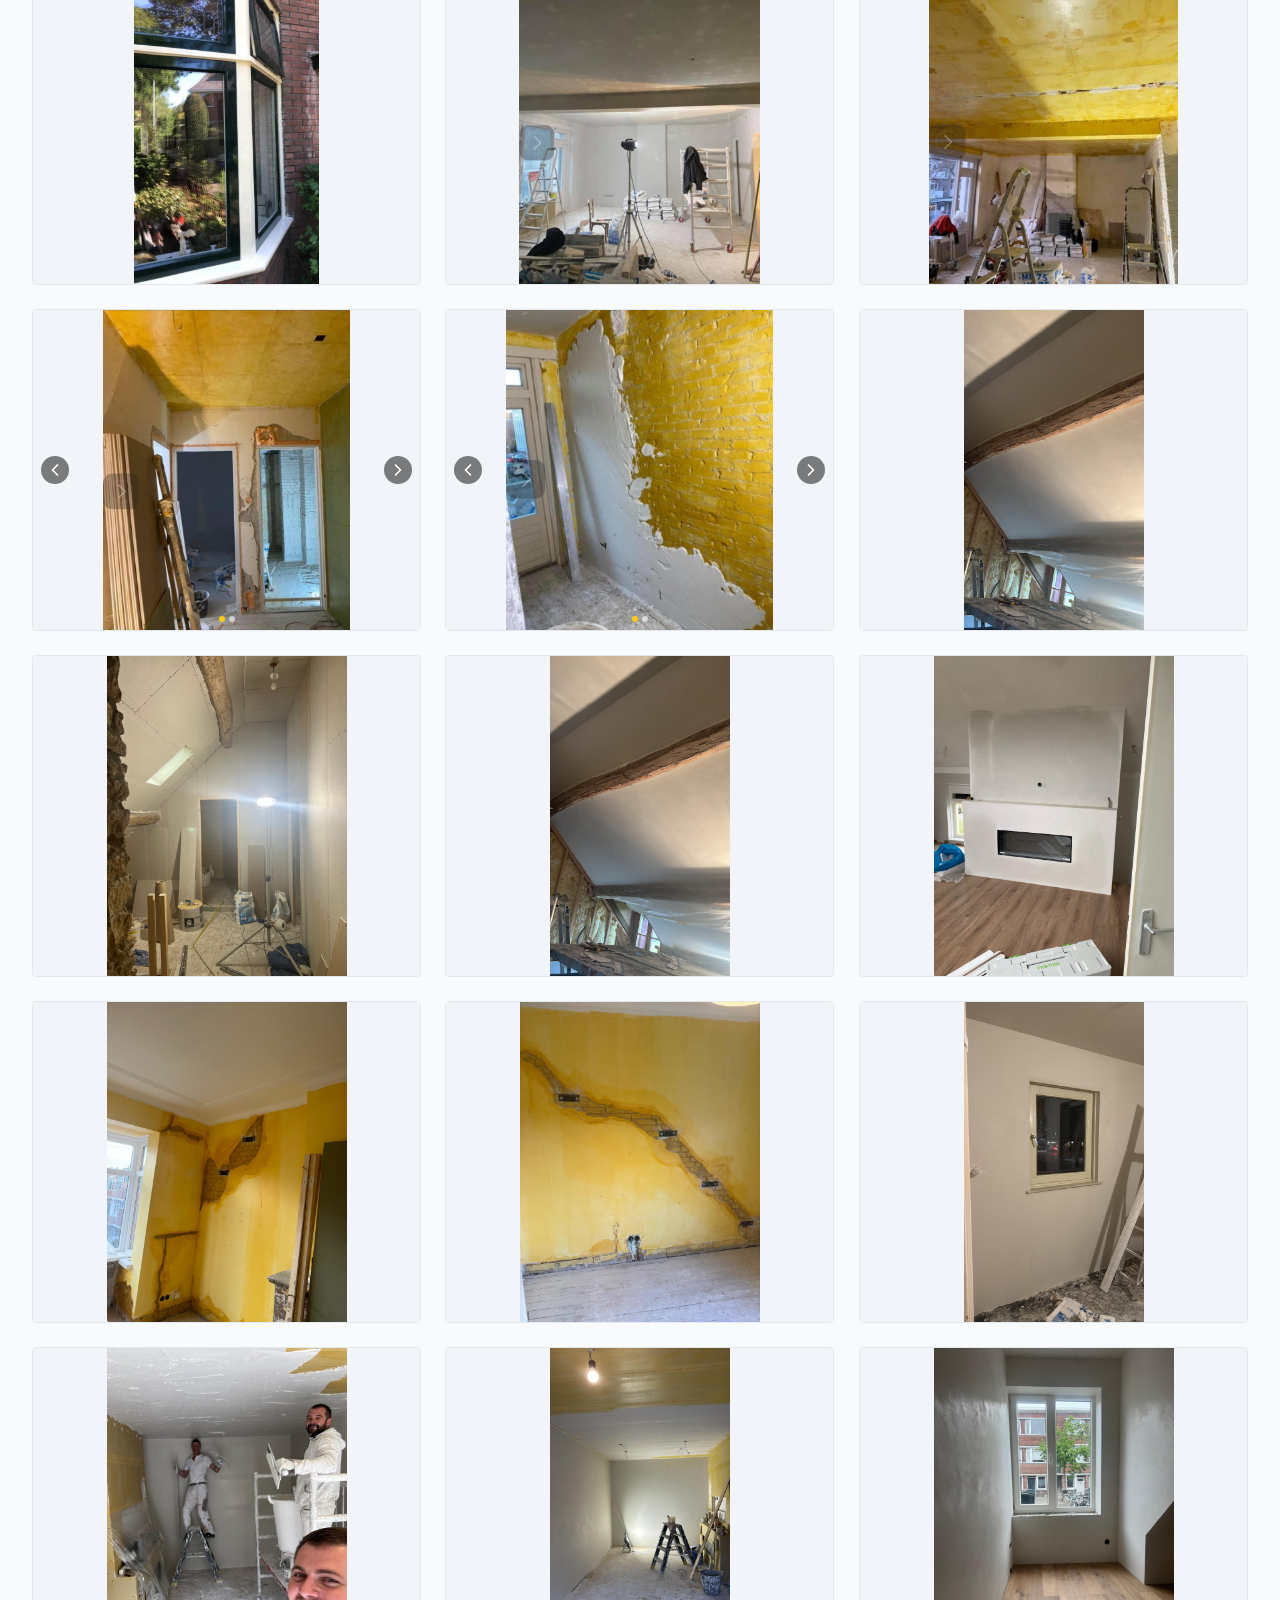
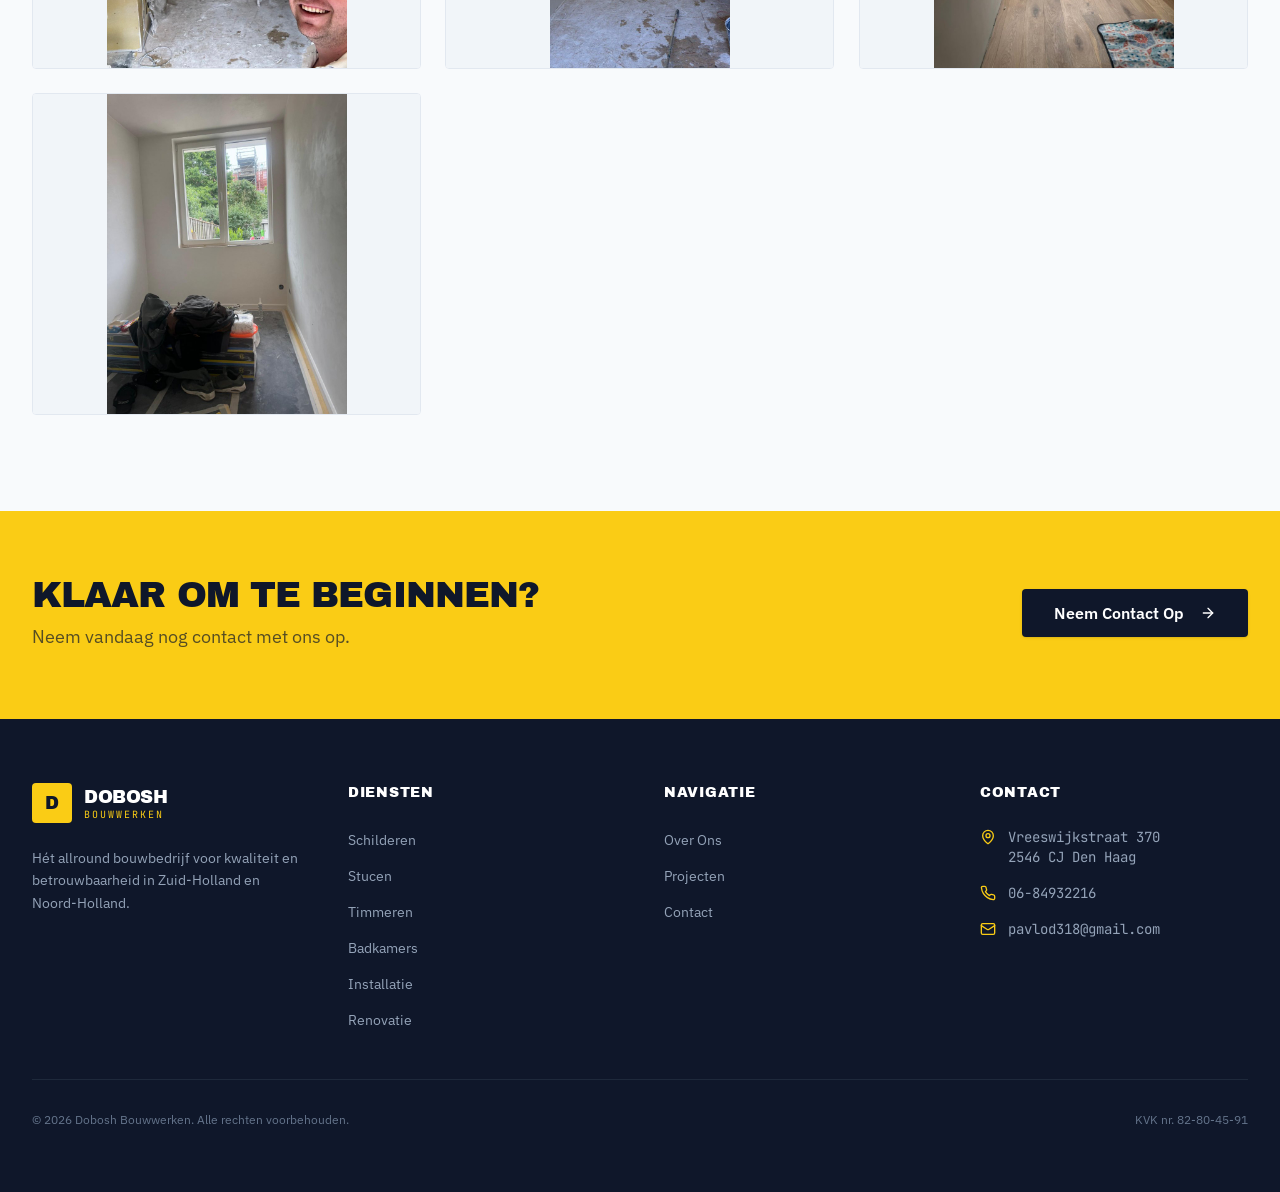
<file: projecten.html>
<!DOCTYPE html>
<html lang="nl">
<head>
<meta charset="utf-8">
<meta name="viewport" content="width=device-width, initial-scale=1.0">
<title>Projecten | Dobosh Bouwwerken</title>
<meta name="description" content="Een selectie van onze projecten: badkamers, schilderwerk, stucwerk, timmerwerk, isolatie en kunststof ramen.">
<meta name="keywords" content="bouwbedrijf Den Haag, renovatie, schilderwerk, stucwerk, timmerwerk, badkamer renovatie, aannemer Zuid-Holland">
<link rel="icon" type="image/png" href="images/0e842c66d_logo.png">
<meta property="og:title" content="Projecten | Dobosh Bouwwerken">
<meta property="og:description" content="Een selectie van onze projecten: badkamers, schilderwerk, stucwerk, timmerwerk, isolatie en kunststof ramen.">
<meta property="og:image" content="images/0e842c66d_logo.png">
<meta property="og:type" content="website">
<meta property="og:site_name" content="Dobosh Bouwwerken">
<link rel="stylesheet" href="css/site.css">
<link rel="stylesheet" href="css/app.css">
<script>document.documentElement.className += ' js';</script>
</head>
<body>
<div id="root">
<div class="min-h-screen flex flex-col">

<nav class="fixed top-0 left-0 right-0 z-50 transition-all duration-500 bg-[#0F172A]/95 backdrop-blur-md py-4">
<div class="max-w-7xl mx-auto px-4 sm:px-6 lg:px-8"><div class="flex items-center justify-between"><a class="flex items-center gap-3 group" href="index.html"><div class="w-10 h-10 bg-[#FACC15] rounded-sm flex items-center justify-center transition-transform duration-300 group-hover:scale-105"><span class="font-archivo text-[#0F172A] text-lg leading-none">D</span></div><div class="hidden sm:block"><span class="font-archivo text-white text-lg tracking-tight">DOBOSH</span><span class="block text-[#FACC15] text-[10px] font-mono tracking-[0.2em] uppercase -mt-1">Bouwwerken</span></div></a><div class="hidden lg:flex items-center gap-1"><a class="px-4 py-2 text-sm font-medium transition-colors duration-200 relative text-[#94A3B8] hover:text-white" href="index.html">Home</a><a class="px-4 py-2 text-sm font-medium transition-colors duration-200 relative text-[#94A3B8] hover:text-white" href="over-ons.html">Over Ons</a><a class="px-4 py-2 text-sm font-medium transition-colors duration-200 relative text-[#94A3B8] hover:text-white" href="diensten.html">Diensten</a><a class="px-4 py-2 text-sm font-medium transition-colors duration-200 relative text-[#FACC15]" href="projecten.html">Projecten<div class="absolute bottom-0 left-4 right-4 h-0.5 bg-[#FACC15]"></div></a><a class="px-4 py-2 text-sm font-medium transition-colors duration-200 relative text-[#94A3B8] hover:text-white" href="contact.html">Contact</a></div><div class="flex items-center gap-3"><a href="tel:+31684932216" class="hidden md:flex items-center gap-2 text-[#94A3B8] hover:text-white transition-colors text-sm font-mono"><svg xmlns="http://www.w3.org/2000/svg" width="24" height="24" viewBox="0 0 24 24" fill="none" stroke="currentColor" stroke-width="2" stroke-linecap="round" stroke-linejoin="round" class="lucide lucide-phone w-4 h-4"><path d="M22 16.92v3a2 2 0 0 1-2.18 2 19.79 19.79 0 0 1-8.63-3.07 19.5 19.5 0 0 1-6-6 19.79 19.79 0 0 1-3.07-8.67A2 2 0 0 1 4.11 2h3a2 2 0 0 1 2 1.72 12.84 12.84 0 0 0 .7 2.81 2 2 0 0 1-.45 2.11L8.09 9.91a16 16 0 0 0 6 6l1.27-1.27a2 2 0 0 1 2.11-.45 12.84 12.84 0 0 0 2.81.7A2 2 0 0 1 22 16.92z"></path></svg><span>06-84932216</span></a><a href="contact.html"><button class="items-center justify-center gap-2 whitespace-nowrap transition-colors focus-visible:outline-none focus-visible:ring-1 focus-visible:ring-ring disabled:pointer-events-none disabled:opacity-50 [&amp;_svg]:pointer-events-none [&amp;_svg]:size-4 [&amp;_svg]:shrink-0 shadow h-9 py-2 hidden sm:flex bg-[#FACC15] text-[#0F172A] hover:bg-[#EAB308] font-semibold text-sm px-5 rounded-sm">Contact Opnemen</button></a><button class="lg:hidden text-white p-2" aria-label="Menu openen"><svg xmlns="http://www.w3.org/2000/svg" width="24" height="24" viewBox="0 0 24 24" fill="none" stroke="currentColor" stroke-width="2" stroke-linecap="round" stroke-linejoin="round" class="lucide lucide-menu w-6 h-6"><line x1="4" x2="20" y1="12" y2="12"></line><line x1="4" x2="20" y1="6" y2="6"></line><line x1="4" x2="20" y1="18" y2="18"></line></svg></button></div></div></div>
<div id="mobile-menu" class="lg:hidden bg-[#0F172A] border-t border-[#1E293B] overflow-hidden"><div class="px-4 py-6 space-y-1"><a class="block px-4 py-3 text-base font-medium rounded-sm transition-colors text-[#94A3B8] hover:text-white hover:bg-[#1E293B]" href="index.html">Home</a><a class="block px-4 py-3 text-base font-medium rounded-sm transition-colors text-[#94A3B8] hover:text-white hover:bg-[#1E293B]" href="over-ons.html">Over Ons</a><a class="block px-4 py-3 text-base font-medium rounded-sm transition-colors text-[#94A3B8] hover:text-white hover:bg-[#1E293B]" href="diensten.html">Diensten</a><a class="block px-4 py-3 text-base font-medium rounded-sm transition-colors text-[#FACC15] bg-[#1E293B]" href="projecten.html">Projecten</a><a class="block px-4 py-3 text-base font-medium rounded-sm transition-colors text-[#94A3B8] hover:text-white hover:bg-[#1E293B]" href="contact.html">Contact</a><div class="pt-4 border-t border-[#1E293B]"><a href="contact.html"><button class="inline-flex items-center justify-center gap-2 whitespace-nowrap text-sm transition-colors focus-visible:outline-none focus-visible:ring-1 focus-visible:ring-ring disabled:pointer-events-none disabled:opacity-50 [&amp;_svg]:pointer-events-none [&amp;_svg]:size-4 [&amp;_svg]:shrink-0 shadow h-9 px-4 py-2 w-full bg-[#FACC15] text-[#0F172A] hover:bg-[#EAB308] font-semibold rounded-sm">Contact Opnemen</button></a></div></div></div>

</nav>

<main class="flex-1 pt-[72px]"><section class="bg-[#0F172A] py-24 lg:py-32"><div class="max-w-7xl mx-auto px-4 sm:px-6 lg:px-8"><div data-reveal="up"><span class="text-[#FACC15] text-sm font-mono tracking-wider uppercase">Portfolio</span><h1 class="font-archivo text-4xl sm:text-5xl lg:text-6xl text-white uppercase mt-4 tracking-tight max-w-3xl">Onze <span class="text-[#FACC15]">Projecten</span></h1><p class="text-[#94A3B8] text-lg mt-6 max-w-2xl leading-relaxed">Bekijk een selectie van onze recent opgeleverde projecten. Elk project vertelt een verhaal van vakmanschap en aandacht voor detail.</p></div></div></section><section class="py-24 bg-[#F8FAFC]"><div class="max-w-7xl mx-auto px-4 sm:px-6 lg:px-8"><div class="flex flex-wrap gap-2 mb-12"><button class="px-5 py-2.5 text-sm font-medium rounded-sm transition-all duration-300 bg-[#0F172A] text-[#FACC15]">Alle</button><button class="px-5 py-2.5 text-sm font-medium rounded-sm transition-all duration-300 bg-white border border-[#E2E8F0] text-[#475569] hover:border-[#FACC15] hover:text-[#0F172A]">Badkamer</button><button class="px-5 py-2.5 text-sm font-medium rounded-sm transition-all duration-300 bg-white border border-[#E2E8F0] text-[#475569] hover:border-[#FACC15] hover:text-[#0F172A]">Schilderwerk</button><button class="px-5 py-2.5 text-sm font-medium rounded-sm transition-all duration-300 bg-white border border-[#E2E8F0] text-[#475569] hover:border-[#FACC15] hover:text-[#0F172A]">Stucwerk</button><button class="px-5 py-2.5 text-sm font-medium rounded-sm transition-all duration-300 bg-white border border-[#E2E8F0] text-[#475569] hover:border-[#FACC15] hover:text-[#0F172A]">Timmerwerk</button><button class="px-5 py-2.5 text-sm font-medium rounded-sm transition-all duration-300 bg-white border border-[#E2E8F0] text-[#475569] hover:border-[#FACC15] hover:text-[#0F172A]">Isolatie</button><button class="px-5 py-2.5 text-sm font-medium rounded-sm transition-all duration-300 bg-white border border-[#E2E8F0] text-[#475569] hover:border-[#FACC15] hover:text-[#0F172A]">Kunststof ramen</button></div><div class="grid grid-cols-1 md:grid-cols-2 lg:grid-cols-3 gap-6"><div class="group bg-white rounded-sm overflow-hidden border border-[#E2E8F0] hover:border-[#FACC15] transition-colors duration-300" data-reveal="up"><div class="relative overflow-hidden bg-[#F1F5F9] cursor-pointer"><img src="images/644e21c14_WhatsAppImage2026-04-30at1425492.jpg" alt="Isolatie 3" class="w-full object-contain max-h-80 transition-all duration-500"></div></div><div class="group bg-white rounded-sm overflow-hidden border border-[#E2E8F0] hover:border-[#FACC15] transition-colors duration-300" data-reveal="up"><div class="relative overflow-hidden bg-[#F1F5F9] cursor-pointer"><img src="images/7df1a422b_WhatsAppImage2026-04-30at142550.jpg" alt="Isolatie 4" class="w-full object-contain max-h-80 transition-all duration-500"></div></div><div class="group bg-white rounded-sm overflow-hidden border border-[#E2E8F0] hover:border-[#FACC15] transition-colors duration-300" data-reveal="up"><div class="relative overflow-hidden bg-[#F1F5F9] cursor-pointer"><img src="images/615556b81_WhatsAppImage2026-04-30at1425501.jpg" alt="Isolatie 5" class="w-full object-contain max-h-80 transition-all duration-500"></div></div><div class="group bg-white rounded-sm overflow-hidden border border-[#E2E8F0] hover:border-[#FACC15] transition-colors duration-300" data-reveal="up"><div class="relative overflow-hidden bg-[#F1F5F9] cursor-pointer"><img src="images/2aa369ef7_WhatsAppImage2026-04-30at142549.jpg" alt="Isolatie 6" class="w-full object-contain max-h-80 transition-all duration-500"></div></div><div class="group bg-white rounded-sm overflow-hidden border border-[#E2E8F0] hover:border-[#FACC15] transition-colors duration-300" data-reveal="up"><div class="relative overflow-hidden bg-[#F1F5F9] cursor-pointer"><img src="images/73da4ed79_WhatsAppImage2026-04-30at1425491.jpg" alt="Isolatie 7" class="w-full object-contain max-h-80 transition-all duration-500"></div></div><div class="group bg-white rounded-sm overflow-hidden border border-[#E2E8F0] hover:border-[#FACC15] transition-colors duration-300" data-reveal="up"><div class="relative overflow-hidden bg-[#F1F5F9] cursor-pointer"><img src="images/50bccee35_WhatsAppImage2026-04-30at171202.jpg" alt="Isolatie 8" class="w-full object-contain max-h-80 transition-all duration-500"></div></div><div class="group bg-white rounded-sm overflow-hidden border border-[#E2E8F0] hover:border-[#FACC15] transition-colors duration-300" data-reveal="up"><div class="relative overflow-hidden bg-[#F1F5F9] cursor-pointer"><img src="images/791f11785_WhatsAppImage2026-04-30at1712021.jpg" alt="Isolatie 9" class="w-full object-contain max-h-80 transition-all duration-500"></div></div><div class="group bg-white rounded-sm overflow-hidden border border-[#E2E8F0] hover:border-[#FACC15] transition-colors duration-300" data-reveal="up"><div class="relative overflow-hidden bg-[#F1F5F9] cursor-pointer"><img src="images/13919c6b0_WhatsAppImage2026-04-30at1015511.jpg" alt="Schilderwerk 7" class="w-full object-contain max-h-80 transition-all duration-500"></div></div><div class="group bg-white rounded-sm overflow-hidden border border-[#E2E8F0] hover:border-[#FACC15] transition-colors duration-300" data-reveal="up"><div class="relative overflow-hidden bg-[#F1F5F9] cursor-pointer"><img src="images/626d47c89_WhatsAppImage2026-04-30at1011244.jpg" alt="Badkamer Renovatie 1" class="w-full object-contain max-h-80 transition-all duration-500"></div></div><div class="group bg-white rounded-sm overflow-hidden border border-[#E2E8F0] hover:border-[#FACC15] transition-colors duration-300" data-reveal="up"><div class="relative overflow-hidden bg-[#F1F5F9] cursor-pointer"><img src="images/2e28e7920_WhatsAppImage2026-04-30at1011243.jpg" alt="Badkamer Renovatie 2" class="w-full object-contain max-h-80 transition-all duration-500"></div></div><div class="group bg-white rounded-sm overflow-hidden border border-[#E2E8F0] hover:border-[#FACC15] transition-colors duration-300" data-reveal="up"><div class="relative overflow-hidden bg-[#F1F5F9] cursor-pointer"><img src="images/6834a1f94_WhatsAppImage2026-04-30at1011242.jpg" alt="Badkamer Renovatie 3" class="w-full object-contain max-h-80 transition-all duration-500"></div></div><div class="group bg-white rounded-sm overflow-hidden border border-[#E2E8F0] hover:border-[#FACC15] transition-colors duration-300" data-reveal="up"><div class="relative overflow-hidden bg-[#F1F5F9] cursor-pointer"><img src="images/6784d7680_WhatsAppImage2026-04-30at1011241.jpg" alt="Badkamer Renovatie 4" class="w-full object-contain max-h-80 transition-all duration-500"></div></div><div class="group bg-white rounded-sm overflow-hidden border border-[#E2E8F0] hover:border-[#FACC15] transition-colors duration-300" data-reveal="up"><div class="relative overflow-hidden bg-[#F1F5F9] cursor-pointer"><img src="images/cfc8e2e66_WhatsAppImage2026-04-30at101124.jpg" alt="Badkamer Renovatie 5" class="w-full object-contain max-h-80 transition-all duration-500"></div></div><div class="group bg-white rounded-sm overflow-hidden border border-[#E2E8F0] hover:border-[#FACC15] transition-colors duration-300" data-reveal="up"><div class="relative overflow-hidden bg-[#F1F5F9] cursor-pointer"><img src="images/7a1c1d57e_WhatsAppImage2026-04-30at1011238.jpg" alt="Badkamer Renovatie 6" class="w-full object-contain max-h-80 transition-all duration-500"></div></div><div class="group bg-white rounded-sm overflow-hidden border border-[#E2E8F0] hover:border-[#FACC15] transition-colors duration-300" data-reveal="up"><div class="relative overflow-hidden bg-[#F1F5F9] cursor-pointer"><img src="images/a96d1c6f4_WhatsAppImage2026-04-30at1011237.jpg" alt="Badkamer Renovatie 7" class="w-full object-contain max-h-80 transition-all duration-500"></div></div><div class="group bg-white rounded-sm overflow-hidden border border-[#E2E8F0] hover:border-[#FACC15] transition-colors duration-300" data-reveal="up"><div class="relative overflow-hidden bg-[#F1F5F9] cursor-pointer"><img src="images/9c786dd9a_WhatsAppImage2026-04-30at1011236.jpg" alt="Badkamer Renovatie 8" class="w-full object-contain max-h-80 transition-all duration-500"></div></div><div class="group bg-white rounded-sm overflow-hidden border border-[#E2E8F0] hover:border-[#FACC15] transition-colors duration-300" data-reveal="up"><div class="relative overflow-hidden bg-[#F1F5F9] cursor-pointer"><img src="images/0124cbb64_WhatsAppImage2026-04-30at1011235.jpg" alt="Badkamer Renovatie 9" class="w-full object-contain max-h-80 transition-all duration-500"></div></div><div class="group bg-white rounded-sm overflow-hidden border border-[#E2E8F0] hover:border-[#FACC15] transition-colors duration-300" data-reveal="up"><div class="relative overflow-hidden bg-[#F1F5F9] cursor-pointer"><img src="images/e63440e54_WhatsAppImage2026-04-30at1011234.jpg" alt="Badkamer Renovatie 10" class="w-full object-contain max-h-80 transition-all duration-500"></div></div><div class="group bg-white rounded-sm overflow-hidden border border-[#E2E8F0] hover:border-[#FACC15] transition-colors duration-300" data-reveal="up"><div class="relative overflow-hidden bg-[#F1F5F9] cursor-pointer"><img src="images/94421bab0_WhatsAppImage2026-04-30at1011233.jpg" alt="Badkamer Renovatie 11" class="w-full object-contain max-h-80 transition-all duration-500"></div></div><div class="group bg-white rounded-sm overflow-hidden border border-[#E2E8F0] hover:border-[#FACC15] transition-colors duration-300" data-reveal="up"><div class="relative overflow-hidden bg-[#F1F5F9] cursor-pointer"><img src="images/abfb4aac5_WhatsAppImage2026-04-30at1011232.jpg" alt="Badkamer Renovatie 12" class="w-full object-contain max-h-80 transition-all duration-500"></div></div><div class="group bg-white rounded-sm overflow-hidden border border-[#E2E8F0] hover:border-[#FACC15] transition-colors duration-300" data-reveal="up"><div class="relative overflow-hidden bg-[#F1F5F9] cursor-pointer"><img src="images/5eeaaa165_WhatsAppImage2026-04-30at1011231.jpg" alt="Badkamer Renovatie 13" class="w-full object-contain max-h-80 transition-all duration-500"></div></div><div class="group bg-white rounded-sm overflow-hidden border border-[#E2E8F0] hover:border-[#FACC15] transition-colors duration-300" data-reveal="up"><div class="relative overflow-hidden bg-[#F1F5F9] cursor-pointer"><img src="images/fd61f22d2_WhatsAppImage2026-04-30at101123.jpg" alt="Badkamer Renovatie 14" class="w-full object-contain max-h-80 transition-all duration-500"></div></div><div class="group bg-white rounded-sm overflow-hidden border border-[#E2E8F0] hover:border-[#FACC15] transition-colors duration-300" data-reveal="up"><div class="relative overflow-hidden bg-[#F1F5F9] cursor-pointer"><img src="images/f6341b976_WhatsAppImage2026-04-30at1011221.jpg" alt="Badkamer Renovatie 15" class="w-full object-contain max-h-80 transition-all duration-500"></div></div><div class="group bg-white rounded-sm overflow-hidden border border-[#E2E8F0] hover:border-[#FACC15] transition-colors duration-300" data-reveal="up"><div class="relative overflow-hidden bg-[#F1F5F9] cursor-pointer"><img src="images/e104b398b_WhatsAppImage2026-04-30at101122.jpg" alt="Badkamer Renovatie 16" class="w-full object-contain max-h-80 transition-all duration-500"></div></div><div class="group bg-white rounded-sm overflow-hidden border border-[#E2E8F0] hover:border-[#FACC15] transition-colors duration-300" data-reveal="up"><div class="relative overflow-hidden bg-[#F1F5F9] cursor-pointer"><img src="images/205556fcd_WhatsAppImage2026-04-30at142642.jpg" alt="Badkamer Renovatie 17" class="w-full object-contain max-h-80 transition-all duration-500"></div></div><div class="group bg-white rounded-sm overflow-hidden border border-[#E2E8F0] hover:border-[#FACC15] transition-colors duration-300" data-reveal="up"><div class="relative overflow-hidden bg-[#F1F5F9] cursor-pointer"><img src="images/0b46e6820_WhatsAppImage2026-04-30at142643.jpg" alt="Badkamer Renovatie 18" class="w-full object-contain max-h-80 transition-all duration-500"></div></div><div class="group bg-white rounded-sm overflow-hidden border border-[#E2E8F0] hover:border-[#FACC15] transition-colors duration-300" data-reveal="up"><div class="relative overflow-hidden bg-[#F1F5F9] cursor-pointer"><img src="images/b4a870683_WhatsAppImage2026-04-30at1011245.jpg" alt="Badkamer Renovatie 19" class="w-full object-contain max-h-80 transition-all duration-500"></div></div><div class="group bg-white rounded-sm overflow-hidden border border-[#E2E8F0] hover:border-[#FACC15] transition-colors duration-300" data-reveal="up"><div class="relative overflow-hidden bg-[#F1F5F9] cursor-pointer"><img src="images/757884a36_WhatsAppImage2026-04-30at1011246.jpg" alt="Badkamer Renovatie 20" class="w-full object-contain max-h-80 transition-all duration-500"></div></div><div class="group bg-white rounded-sm overflow-hidden border border-[#E2E8F0] hover:border-[#FACC15] transition-colors duration-300" data-reveal="up"><div class="relative overflow-hidden bg-[#F1F5F9] cursor-pointer"><img src="images/7eeb318eb_WhatsAppImage2026-04-30at1011247.jpg" alt="Badkamer Renovatie 21" class="w-full object-contain max-h-80 transition-all duration-500"></div></div><div class="group bg-white rounded-sm overflow-hidden border border-[#E2E8F0] hover:border-[#FACC15] transition-colors duration-300" data-reveal="up"><div class="relative overflow-hidden bg-[#F1F5F9] cursor-pointer"><img src="images/2bba58fc1_WhatsAppImage2026-04-30at1011248.jpg" alt="Badkamer Renovatie 22" class="w-full object-contain max-h-80 transition-all duration-500"></div></div><div class="group bg-white rounded-sm overflow-hidden border border-[#E2E8F0] hover:border-[#FACC15] transition-colors duration-300" data-reveal="up"><div class="relative overflow-hidden bg-[#F1F5F9] cursor-pointer"><img src="images/fd91eae2e_WhatsAppImage2026-04-30at1426431.jpg" alt="Badkamer Renovatie 23" class="w-full object-contain max-h-80 transition-all duration-500"></div></div><div class="group bg-white rounded-sm overflow-hidden border border-[#E2E8F0] hover:border-[#FACC15] transition-colors duration-300" data-reveal="up"><div class="relative overflow-hidden bg-[#F1F5F9] cursor-pointer"><img src="images/3ae708260_WhatsAppImage2026-04-30at101125.jpg" alt="Badkamer Renovatie 24" class="w-full object-contain max-h-80 transition-all duration-500"></div></div><div class="group bg-white rounded-sm overflow-hidden border border-[#E2E8F0] hover:border-[#FACC15] transition-colors duration-300" data-reveal="up"><div class="relative overflow-hidden bg-[#F1F5F9] cursor-pointer"><img src="images/5a30fc724_WhatsAppImage2026-06-15at1535481.jpg" alt="Badkamer Renovatie 25" class="w-full object-contain max-h-80 transition-all duration-500"></div></div><div class="group bg-white rounded-sm overflow-hidden border border-[#E2E8F0] hover:border-[#FACC15] transition-colors duration-300" data-reveal="up"><div class="relative overflow-hidden bg-[#F1F5F9] cursor-pointer"><img src="images/6bb0340c9_WhatsAppImage2026-06-15at153548.jpg" alt="Badkamer Renovatie 26" class="w-full object-contain max-h-80 transition-all duration-500"></div></div><div class="group bg-white rounded-sm overflow-hidden border border-[#E2E8F0] hover:border-[#FACC15] transition-colors duration-300" data-reveal="up"><div class="relative overflow-hidden bg-[#F1F5F9] cursor-pointer"><img src="images/0676ee66d_WhatsAppImage2026-06-15at153547.jpg" alt="Badkamer Renovatie 27" class="w-full object-contain max-h-80 transition-all duration-500"></div></div><div class="group bg-white rounded-sm overflow-hidden border border-[#E2E8F0] hover:border-[#FACC15] transition-colors duration-300" data-reveal="up"><div class="relative overflow-hidden bg-[#F1F5F9] cursor-pointer"><img src="images/2ebf5e14c_WhatsAppImage2026-04-28at144907.jpg" alt="Isolatie 1" class="w-full object-contain max-h-80 transition-all duration-500"></div></div><div class="group bg-white rounded-sm overflow-hidden border border-[#E2E8F0] hover:border-[#FACC15] transition-colors duration-300" data-reveal="up"><div class="relative overflow-hidden bg-[#F1F5F9] cursor-pointer"><img src="images/7b972a193_WhatsAppImage2026-04-30at173208.jpg" alt="Isolatie 2" class="w-full object-contain max-h-80 transition-all duration-500"></div></div><div class="group bg-white rounded-sm overflow-hidden border border-[#E2E8F0] hover:border-[#FACC15] transition-colors duration-300" data-reveal="up"><div class="relative overflow-hidden bg-[#F1F5F9] cursor-pointer"><img src="images/df06bf274_WhatsAppImage2026-04-30at1732081.jpg" alt="Isolatie 10" class="w-full object-contain max-h-80 transition-all duration-500"></div></div><div class="group bg-white rounded-sm overflow-hidden border border-[#E2E8F0] hover:border-[#FACC15] transition-colors duration-300" data-reveal="up"><div class="relative overflow-hidden bg-[#F1F5F9] cursor-pointer"><img src="images/7e2f3067a_WhatsAppImage2026-04-30at1732082.jpg" alt="Isolatie 11" class="w-full object-contain max-h-80 transition-all duration-500"></div></div><div class="group bg-white rounded-sm overflow-hidden border border-[#E2E8F0] hover:border-[#FACC15] transition-colors duration-300" data-reveal="up"><div class="relative overflow-hidden bg-[#F1F5F9] cursor-pointer"><img src="images/3263929e4_WhatsAppImage2026-04-30at173209.jpg" alt="Isolatie 12" class="w-full object-contain max-h-80 transition-all duration-500"></div></div><div class="group bg-white rounded-sm overflow-hidden border border-[#E2E8F0] hover:border-[#FACC15] transition-colors duration-300" data-reveal="up"><div class="relative overflow-hidden bg-[#F1F5F9] cursor-pointer"><img src="images/300827c83_WhatsAppImage2026-04-30at1732091.jpg" alt="Isolatie 13" class="w-full object-contain max-h-80 transition-all duration-500"></div></div><div class="group bg-white rounded-sm overflow-hidden border border-[#E2E8F0] hover:border-[#FACC15] transition-colors duration-300" data-reveal="up"><div class="relative overflow-hidden bg-[#F1F5F9] cursor-pointer"><img src="images/3c80b44d9_WhatsAppImage2026-04-30at1732092.jpg" alt="Isolatie 14" class="w-full object-contain max-h-80 transition-all duration-500"></div></div><div class="group bg-white rounded-sm overflow-hidden border border-[#E2E8F0] hover:border-[#FACC15] transition-colors duration-300" data-reveal="up"><div class="relative overflow-hidden bg-[#F1F5F9] cursor-pointer"><img src="images/09e5fb7d2_WhatsAppImage2026-04-30at1732093.jpg" alt="Isolatie 15" class="w-full object-contain max-h-80 transition-all duration-500"></div></div><div class="group bg-white rounded-sm overflow-hidden border border-[#E2E8F0] hover:border-[#FACC15] transition-colors duration-300" data-reveal="up"><div class="relative overflow-hidden bg-[#F1F5F9] cursor-pointer"><img src="images/f2611be29_WhatsAppImage2026-04-30at1732094.jpg" alt="Isolatie 16" class="w-full object-contain max-h-80 transition-all duration-500"></div></div><div class="group bg-white rounded-sm overflow-hidden border border-[#E2E8F0] hover:border-[#FACC15] transition-colors duration-300" data-reveal="up"><div class="relative overflow-hidden bg-[#F1F5F9] cursor-pointer"><img src="images/f88d3b6ad_WhatsAppImage2026-04-30at142336.jpg" alt="Timmerwerk 1" class="w-full object-contain max-h-80 transition-all duration-500"></div></div><div class="group bg-white rounded-sm overflow-hidden border border-[#E2E8F0] hover:border-[#FACC15] transition-colors duration-300" data-reveal="up"><div class="relative overflow-hidden bg-[#F1F5F9] cursor-pointer"><img src="images/fe3459c95_WhatsAppImage2026-04-30at1423361.jpg" alt="Timmerwerk 2" class="w-full object-contain max-h-80 transition-all duration-500"></div></div><div class="group bg-white rounded-sm overflow-hidden border border-[#E2E8F0] hover:border-[#FACC15] transition-colors duration-300" data-reveal="up"><div class="relative overflow-hidden bg-[#F1F5F9] cursor-pointer"><img src="images/7613f2109_WhatsAppImage2026-04-30at1423374.jpg" alt="Timmerwerk 3" class="w-full object-contain max-h-80 transition-all duration-500"></div></div><div class="group bg-white rounded-sm overflow-hidden border border-[#E2E8F0] hover:border-[#FACC15] transition-colors duration-300" data-reveal="up"><div class="relative overflow-hidden bg-[#F1F5F9] cursor-pointer"><img src="images/bdb7d2d05_WhatsAppImage2026-04-30at1423373.jpg" alt="Timmerwerk 4" class="w-full object-contain max-h-80 transition-all duration-500"></div></div><div class="group bg-white rounded-sm overflow-hidden border border-[#E2E8F0] hover:border-[#FACC15] transition-colors duration-300" data-reveal="up"><div class="relative overflow-hidden bg-[#F1F5F9] cursor-pointer"><img src="images/6df02deae_WhatsAppImage2026-04-30at1423372.jpg" alt="Timmerwerk 5" class="w-full object-contain max-h-80 transition-all duration-500"></div></div><div class="group bg-white rounded-sm overflow-hidden border border-[#E2E8F0] hover:border-[#FACC15] transition-colors duration-300" data-reveal="up"><div class="relative overflow-hidden bg-[#F1F5F9] cursor-pointer"><img src="images/977d35161_WhatsAppImage2026-04-30at1423371.jpg" alt="Timmerwerk 6" class="w-full object-contain max-h-80 transition-all duration-500"></div></div><div class="group bg-white rounded-sm overflow-hidden border border-[#E2E8F0] hover:border-[#FACC15] transition-colors duration-300" data-reveal="up"><div class="relative overflow-hidden bg-[#F1F5F9] cursor-pointer"><img src="images/d45107496_WhatsAppImage2026-04-30at142337.jpg" alt="Timmerwerk 7" class="w-full object-contain max-h-80 transition-all duration-500"></div></div><div class="group bg-white rounded-sm overflow-hidden border border-[#E2E8F0] hover:border-[#FACC15] transition-colors duration-300" data-reveal="up"><div class="relative overflow-hidden bg-[#F1F5F9] cursor-pointer"><img src="images/4a6aaf413_WhatsAppImage2026-04-30at1423362.jpg" alt="Timmerwerk 8" class="w-full object-contain max-h-80 transition-all duration-500"></div></div><div class="group bg-white rounded-sm overflow-hidden border border-[#E2E8F0] hover:border-[#FACC15] transition-colors duration-300" data-reveal="up"><div class="relative overflow-hidden bg-[#F1F5F9] cursor-pointer"><img src="images/be60f8db4_WhatsAppImage2026-04-30at1757281.jpg" alt="Timmerwerk 9" class="w-full object-contain max-h-80 transition-all duration-500"></div></div><div class="group bg-white rounded-sm overflow-hidden border border-[#E2E8F0] hover:border-[#FACC15] transition-colors duration-300" data-reveal="up"><div class="relative overflow-hidden bg-[#F1F5F9] cursor-pointer"><img src="images/f8a47588a_WhatsAppImage2026-04-30at175728.jpg" alt="Timmerwerk 10" class="w-full object-contain max-h-80 transition-all duration-500"></div></div><div class="group bg-white rounded-sm overflow-hidden border border-[#E2E8F0] hover:border-[#FACC15] transition-colors duration-300" data-reveal="up"><div class="relative overflow-hidden bg-[#F1F5F9] cursor-pointer"><img src="images/bdf4b4d74_WhatsAppImage2026-04-30at1757282.jpg" alt="Timmerwerk 11" class="w-full object-contain max-h-80 transition-all duration-500"></div></div><div class="group bg-white rounded-sm overflow-hidden border border-[#E2E8F0] hover:border-[#FACC15] transition-colors duration-300" data-reveal="up"><div class="relative overflow-hidden bg-[#F1F5F9] cursor-pointer"><img src="images/50c387c34_WhatsAppImage2026-04-30at1017234.jpg" alt="Kunststof ramen 1" class="w-full object-contain max-h-80 transition-all duration-500"></div></div><div class="group bg-white rounded-sm overflow-hidden border border-[#E2E8F0] hover:border-[#FACC15] transition-colors duration-300" data-reveal="up"><div class="relative overflow-hidden bg-[#F1F5F9] cursor-pointer"><img src="images/3ad1724db_WhatsAppImage2026-04-30at1017233.jpg" alt="Kunststof ramen 2" class="w-full object-contain max-h-80 transition-all duration-500"></div></div><div class="group bg-white rounded-sm overflow-hidden border border-[#E2E8F0] hover:border-[#FACC15] transition-colors duration-300" data-reveal="up"><div class="relative overflow-hidden bg-[#F1F5F9] cursor-pointer"><img src="images/fad9865ae_WhatsAppImage2026-04-30at1017232.jpg" alt="Kunststof ramen 3" class="w-full object-contain max-h-80 transition-all duration-500"></div></div><div class="group bg-white rounded-sm overflow-hidden border border-[#E2E8F0] hover:border-[#FACC15] transition-colors duration-300" data-reveal="up"><div class="relative overflow-hidden bg-[#F1F5F9] cursor-pointer"><img src="images/e7d810e3b_WhatsAppImage2026-04-30at101551.jpg" alt="Schilderwerk 4" class="w-full object-contain max-h-80 transition-all duration-500"></div></div><div class="group bg-white rounded-sm overflow-hidden border border-[#E2E8F0] hover:border-[#FACC15] transition-colors duration-300" data-reveal="up"><div class="relative overflow-hidden bg-[#F1F5F9] cursor-pointer"><img src="images/50a82205b_WhatsAppImage2026-04-30at101455.jpg" alt="Schilderwerk 1" class="w-full object-contain max-h-80 transition-all duration-500"></div></div><div class="group bg-white rounded-sm overflow-hidden border border-[#E2E8F0] hover:border-[#FACC15] transition-colors duration-300" data-reveal="up"><div class="relative overflow-hidden bg-[#F1F5F9] cursor-pointer"><img src="images/6f83ec33b_WhatsAppImage2026-04-30at1014551.jpeg" alt="Schilderwerk 2" class="w-full object-contain max-h-80 transition-all duration-500"></div></div><div class="group bg-white rounded-sm overflow-hidden border border-[#E2E8F0] hover:border-[#FACC15] transition-colors duration-300" data-reveal="up"><div class="relative overflow-hidden bg-[#F1F5F9] cursor-pointer"><img src="images/06b802380_WhatsAppImage2026-04-30at1424591.jpg" alt="Schilderwerk 3" class="w-full object-contain max-h-80 transition-all duration-500"></div></div><div class="group bg-white rounded-sm overflow-hidden border border-[#E2E8F0] hover:border-[#FACC15] transition-colors duration-300" data-reveal="up"><div class="relative overflow-hidden bg-[#F1F5F9] cursor-pointer"><img src="images/deda823a5_WhatsAppImage2026-04-30at101723.jpg" alt="Schilderwerk 5" class="w-full object-contain max-h-80 transition-all duration-500"></div></div><div class="group bg-white rounded-sm overflow-hidden border border-[#E2E8F0] hover:border-[#FACC15] transition-colors duration-300" data-reveal="up"><div class="relative overflow-hidden bg-[#F1F5F9] cursor-pointer"><img src="images/8cd10ef8f_WhatsAppImage2026-04-30at1017231.jpg" alt="Schilderwerk 6" class="w-full object-contain max-h-80 transition-all duration-500"></div></div><div class="group bg-white rounded-sm overflow-hidden border border-[#E2E8F0] hover:border-[#FACC15] transition-colors duration-300" data-reveal="up"><div class="relative overflow-hidden bg-[#F1F5F9] cursor-pointer"><img src="images/17d7941da_WhatsAppImage2026-04-30at1750184.jpg" alt="Stucwerk 1" class="w-full object-contain max-h-80 transition-all duration-500"></div></div><div class="group bg-white rounded-sm overflow-hidden border border-[#E2E8F0] hover:border-[#FACC15] transition-colors duration-300" data-reveal="up"><div class="relative overflow-hidden bg-[#F1F5F9] cursor-pointer"><img src="images/afcc23268_WhatsAppImage2026-04-30at1750183.jpg" alt="Stucwerk 2" class="w-full object-contain max-h-80 transition-all duration-500"></div></div><div class="group bg-white rounded-sm overflow-hidden border border-[#E2E8F0] hover:border-[#FACC15] transition-colors duration-300" data-reveal="up"><div class="relative overflow-hidden bg-[#F1F5F9] cursor-pointer" data-slides="images/1ee583f16_WhatsAppImage2026-04-30at1750182.jpg|images/4f3f02ab3_WhatsAppImage2026-05-02at111805.JPG"><img src="images/1ee583f16_WhatsAppImage2026-04-30at1750182.jpg" alt="Stucwerk 3" class="w-full object-contain max-h-80 transition-all duration-500"><button class="absolute left-2 top-1/2 -translate-y-1/2 bg-black/50 hover:bg-[#FACC15] text-white hover:text-[#0F172A] rounded-full p-1 transition-colors"><svg xmlns="http://www.w3.org/2000/svg" width="24" height="24" viewBox="0 0 24 24" fill="none" stroke="currentColor" stroke-width="2" stroke-linecap="round" stroke-linejoin="round" class="lucide lucide-chevron-left w-5 h-5"><path d="m15 18-6-6 6-6"></path></svg></button><button class="absolute right-2 top-1/2 -translate-y-1/2 bg-black/50 hover:bg-[#FACC15] text-white hover:text-[#0F172A] rounded-full p-1 transition-colors"><svg xmlns="http://www.w3.org/2000/svg" width="24" height="24" viewBox="0 0 24 24" fill="none" stroke="currentColor" stroke-width="2" stroke-linecap="round" stroke-linejoin="round" class="lucide lucide-chevron-right w-5 h-5"><path d="m9 18 6-6-6-6"></path></svg></button><div class="absolute bottom-2 left-1/2 -translate-x-1/2 flex gap-1"><div class="w-1.5 h-1.5 rounded-full transition-colors bg-[#FACC15]"></div><div class="w-1.5 h-1.5 rounded-full transition-colors bg-white/60"></div></div></div></div><div class="group bg-white rounded-sm overflow-hidden border border-[#E2E8F0] hover:border-[#FACC15] transition-colors duration-300" data-reveal="up"><div class="relative overflow-hidden bg-[#F1F5F9] cursor-pointer" data-slides="images/a450e6fcd_WhatsAppImage2026-04-30at175018.jpg|images/3b788fcf3_WhatsAppImage2026-05-02at111629.JPG"><img src="images/a450e6fcd_WhatsAppImage2026-04-30at175018.jpg" alt="Stucwerk 4" class="w-full object-contain max-h-80 transition-all duration-500"><button class="absolute left-2 top-1/2 -translate-y-1/2 bg-black/50 hover:bg-[#FACC15] text-white hover:text-[#0F172A] rounded-full p-1 transition-colors"><svg xmlns="http://www.w3.org/2000/svg" width="24" height="24" viewBox="0 0 24 24" fill="none" stroke="currentColor" stroke-width="2" stroke-linecap="round" stroke-linejoin="round" class="lucide lucide-chevron-left w-5 h-5"><path d="m15 18-6-6 6-6"></path></svg></button><button class="absolute right-2 top-1/2 -translate-y-1/2 bg-black/50 hover:bg-[#FACC15] text-white hover:text-[#0F172A] rounded-full p-1 transition-colors"><svg xmlns="http://www.w3.org/2000/svg" width="24" height="24" viewBox="0 0 24 24" fill="none" stroke="currentColor" stroke-width="2" stroke-linecap="round" stroke-linejoin="round" class="lucide lucide-chevron-right w-5 h-5"><path d="m9 18 6-6-6-6"></path></svg></button><div class="absolute bottom-2 left-1/2 -translate-x-1/2 flex gap-1"><div class="w-1.5 h-1.5 rounded-full transition-colors bg-[#FACC15]"></div><div class="w-1.5 h-1.5 rounded-full transition-colors bg-white/60"></div></div></div></div><div class="group bg-white rounded-sm overflow-hidden border border-[#E2E8F0] hover:border-[#FACC15] transition-colors duration-300" data-reveal="up"><div class="relative overflow-hidden bg-[#F1F5F9] cursor-pointer"><img src="images/92d92544a_WhatsAppImage2026-04-30at174622.jpg" alt="Stucwerk 5" class="w-full object-contain max-h-80 transition-all duration-500"></div></div><div class="group bg-white rounded-sm overflow-hidden border border-[#E2E8F0] hover:border-[#FACC15] transition-colors duration-300" data-reveal="up"><div class="relative overflow-hidden bg-[#F1F5F9] cursor-pointer"><img src="images/4373f6265_WhatsAppImage2026-04-30at172916.jpg" alt="Stucwerk 6" class="w-full object-contain max-h-80 transition-all duration-500"></div></div><div class="group bg-white rounded-sm overflow-hidden border border-[#E2E8F0] hover:border-[#FACC15] transition-colors duration-300" data-reveal="up"><div class="relative overflow-hidden bg-[#F1F5F9] cursor-pointer"><img src="images/d23c214df_WhatsAppImage2026-04-30at172915.jpg" alt="Stucwerk 7" class="w-full object-contain max-h-80 transition-all duration-500"></div></div><div class="group bg-white rounded-sm overflow-hidden border border-[#E2E8F0] hover:border-[#FACC15] transition-colors duration-300" data-reveal="up"><div class="relative overflow-hidden bg-[#F1F5F9] cursor-pointer"><img src="images/5b2765974_WhatsAppImage2026-04-30at172640.jpg" alt="Stucwerk 8" class="w-full object-contain max-h-80 transition-all duration-500"></div></div><div class="group bg-white rounded-sm overflow-hidden border border-[#E2E8F0] hover:border-[#FACC15] transition-colors duration-300" data-reveal="up"><div class="relative overflow-hidden bg-[#F1F5F9] cursor-pointer"><img src="images/02955d8a1_WhatsAppImage2026-04-30at1724226.jpg" alt="Stucwerk 9" class="w-full object-contain max-h-80 transition-all duration-500"></div></div><div class="group bg-white rounded-sm overflow-hidden border border-[#E2E8F0] hover:border-[#FACC15] transition-colors duration-300" data-reveal="up"><div class="relative overflow-hidden bg-[#F1F5F9] cursor-pointer"><img src="images/3e37c953a_WhatsAppImage2026-04-30at1724225.jpg" alt="Stucwerk 10" class="w-full object-contain max-h-80 transition-all duration-500"></div></div><div class="group bg-white rounded-sm overflow-hidden border border-[#E2E8F0] hover:border-[#FACC15] transition-colors duration-300" data-reveal="up"><div class="relative overflow-hidden bg-[#F1F5F9] cursor-pointer"><img src="images/9b619c3da_WhatsAppImage2026-04-30at1724224.jpg" alt="Stucwerk 11" class="w-full object-contain max-h-80 transition-all duration-500"></div></div><div class="group bg-white rounded-sm overflow-hidden border border-[#E2E8F0] hover:border-[#FACC15] transition-colors duration-300" data-reveal="up"><div class="relative overflow-hidden bg-[#F1F5F9] cursor-pointer"><img src="images/9ae98c120_WhatsAppImage2026-04-30at1724223.jpg" alt="Stucwerk 12" class="w-full object-contain max-h-80 transition-all duration-500"></div></div><div class="group bg-white rounded-sm overflow-hidden border border-[#E2E8F0] hover:border-[#FACC15] transition-colors duration-300" data-reveal="up"><div class="relative overflow-hidden bg-[#F1F5F9] cursor-pointer"><img src="images/cdaaa8131_WhatsAppImage2026-04-30at1724222.jpg" alt="Stucwerk 13" class="w-full object-contain max-h-80 transition-all duration-500"></div></div><div class="group bg-white rounded-sm overflow-hidden border border-[#E2E8F0] hover:border-[#FACC15] transition-colors duration-300" data-reveal="up"><div class="relative overflow-hidden bg-[#F1F5F9] cursor-pointer"><img src="images/a09ae6913_WhatsAppImage2026-04-30at1724221.jpg" alt="Stucwerk 14" class="w-full object-contain max-h-80 transition-all duration-500"></div></div><div class="group bg-white rounded-sm overflow-hidden border border-[#E2E8F0] hover:border-[#FACC15] transition-colors duration-300" data-reveal="up"><div class="relative overflow-hidden bg-[#F1F5F9] cursor-pointer"><img src="images/801dabc58_WhatsAppImage2026-04-30at172422.jpg" alt="Stucwerk 15" class="w-full object-contain max-h-80 transition-all duration-500"></div></div></div></div></section><section class="bg-[#FACC15] py-16"><div class="max-w-7xl mx-auto px-4 sm:px-6 lg:px-8"><div class="flex flex-col md:flex-row items-center justify-between gap-8" data-reveal="up"><div><h2 class="font-archivo text-2xl sm:text-3xl lg:text-4xl text-[#0F172A] uppercase tracking-tight">Klaar om te beginnen?</h2><p class="text-[#0F172A]/70 mt-2 text-lg">Neem vandaag nog contact met ons op.</p></div><a href="contact.html"><button class="inline-flex items-center justify-center gap-2 transition-colors focus-visible:outline-none focus-visible:ring-1 focus-visible:ring-ring disabled:pointer-events-none disabled:opacity-50 [&amp;_svg]:pointer-events-none [&amp;_svg]:size-4 [&amp;_svg]:shrink-0 shadow h-9 bg-[#0F172A] text-white hover:bg-[#1E293B] font-semibold text-base px-8 py-6 rounded-sm group whitespace-nowrap">Neem Contact Op<svg xmlns="http://www.w3.org/2000/svg" width="24" height="24" viewBox="0 0 24 24" fill="none" stroke="currentColor" stroke-width="2" stroke-linecap="round" stroke-linejoin="round" class="lucide lucide-arrow-right w-5 h-5 ml-2 group-hover:translate-x-1 transition-transform"><path d="M5 12h14"></path><path d="m12 5 7 7-7 7"></path></svg></button></a></div></div></section></main>

<footer class="bg-[#0F172A] text-[#94A3B8]"><div class="h-1 bg-[#FACC15]"></div><div class="max-w-7xl mx-auto px-4 sm:px-6 lg:px-8 py-16"><div class="grid grid-cols-1 md:grid-cols-2 lg:grid-cols-4 gap-12"><div><div class="flex items-center gap-3 mb-6"><div class="w-10 h-10 bg-[#FACC15] rounded-sm flex items-center justify-center"><span class="font-archivo text-[#0F172A] text-lg leading-none">D</span></div><div><span class="font-archivo text-white text-lg tracking-tight">DOBOSH</span><span class="block text-[#FACC15] text-[10px] font-mono tracking-[0.2em] uppercase -mt-1">Bouwwerken</span></div></div><p class="text-sm leading-relaxed mb-6">Hét allround bouwbedrijf voor kwaliteit en betrouwbaarheid in Zuid-Holland en Noord-Holland.</p></div><div><h4 class="font-archivo text-white text-sm uppercase tracking-wider mb-6">Diensten</h4><ul class="space-y-3"><li><a class="text-sm hover:text-[#FACC15] transition-colors duration-200" href="diensten.html">Schilderen</a></li><li><a class="text-sm hover:text-[#FACC15] transition-colors duration-200" href="diensten.html">Stucen</a></li><li><a class="text-sm hover:text-[#FACC15] transition-colors duration-200" href="diensten.html">Timmeren</a></li><li><a class="text-sm hover:text-[#FACC15] transition-colors duration-200" href="diensten.html">Badkamers</a></li><li><a class="text-sm hover:text-[#FACC15] transition-colors duration-200" href="diensten.html">Installatie</a></li><li><a class="text-sm hover:text-[#FACC15] transition-colors duration-200" href="diensten.html">Renovatie</a></li></ul></div><div><h4 class="font-archivo text-white text-sm uppercase tracking-wider mb-6">Navigatie</h4><ul class="space-y-3"><li><a class="text-sm hover:text-[#FACC15] transition-colors duration-200" href="over-ons.html">Over Ons</a></li><li><a class="text-sm hover:text-[#FACC15] transition-colors duration-200" href="projecten.html">Projecten</a></li><li><a class="text-sm hover:text-[#FACC15] transition-colors duration-200" href="contact.html">Contact</a></li></ul></div><div><h4 class="font-archivo text-white text-sm uppercase tracking-wider mb-6">Contact</h4><ul class="space-y-4"><li class="flex items-start gap-3"><svg xmlns="http://www.w3.org/2000/svg" width="24" height="24" viewBox="0 0 24 24" fill="none" stroke="currentColor" stroke-width="2" stroke-linecap="round" stroke-linejoin="round" class="lucide lucide-map-pin w-4 h-4 text-[#FACC15] mt-0.5 shrink-0"><path d="M20 10c0 4.993-5.539 10.193-7.399 11.799a1 1 0 0 1-1.202 0C9.539 20.193 4 14.993 4 10a8 8 0 0 1 16 0"></path><circle cx="12" cy="10" r="3"></circle></svg><span class="text-sm font-mono">Vreeswijkstraat 370<br>2546 CJ Den Haag</span></li><li class="flex items-center gap-3"><svg xmlns="http://www.w3.org/2000/svg" width="24" height="24" viewBox="0 0 24 24" fill="none" stroke="currentColor" stroke-width="2" stroke-linecap="round" stroke-linejoin="round" class="lucide lucide-phone w-4 h-4 text-[#FACC15] shrink-0"><path d="M22 16.92v3a2 2 0 0 1-2.18 2 19.79 19.79 0 0 1-8.63-3.07 19.5 19.5 0 0 1-6-6 19.79 19.79 0 0 1-3.07-8.67A2 2 0 0 1 4.11 2h3a2 2 0 0 1 2 1.72 12.84 12.84 0 0 0 .7 2.81 2 2 0 0 1-.45 2.11L8.09 9.91a16 16 0 0 0 6 6l1.27-1.27a2 2 0 0 1 2.11-.45 12.84 12.84 0 0 0 2.81.7A2 2 0 0 1 22 16.92z"></path></svg><a href="tel:+31684932216" class="text-sm font-mono hover:text-[#FACC15] transition-colors">06-84932216</a></li><li class="flex items-center gap-3"><svg xmlns="http://www.w3.org/2000/svg" width="24" height="24" viewBox="0 0 24 24" fill="none" stroke="currentColor" stroke-width="2" stroke-linecap="round" stroke-linejoin="round" class="lucide lucide-mail w-4 h-4 text-[#FACC15] shrink-0"><rect width="20" height="16" x="2" y="4" rx="2"></rect><path d="m22 7-8.97 5.7a1.94 1.94 0 0 1-2.06 0L2 7"></path></svg><a href="mailto:pavlod318@gmail.com" class="text-sm font-mono hover:text-[#FACC15] transition-colors">pavlod318@gmail.com</a></li></ul></div></div><div class="border-t border-[#1E293B] mt-12 pt-8 flex flex-col sm:flex-row items-center justify-between gap-4"><p class="text-xs text-[#64748B]">© 2026 Dobosh Bouwwerken. Alle rechten voorbehouden.</p><p class="text-xs text-[#64748B]">KVK nr. 82-80-45-91</p></div></div></footer>

</div>
</div>
<script src="js/app.js"></script>
</body>
</html>
</file>
<file: css/site.css>
@import"https://fonts.googleapis.com/css2?family=Archivo+Black&family=IBM+Plex+Sans:wght@400;500;600;700&family=JetBrains+Mono:wght@400;500&display=swap";*,:before,:after{--tw-border-spacing-x: 0;--tw-border-spacing-y: 0;--tw-translate-x: 0;--tw-translate-y: 0;--tw-rotate: 0;--tw-skew-x: 0;--tw-skew-y: 0;--tw-scale-x: 1;--tw-scale-y: 1;--tw-pan-x: ;--tw-pan-y: ;--tw-pinch-zoom: ;--tw-scroll-snap-strictness: proximity;--tw-gradient-from-position: ;--tw-gradient-via-position: ;--tw-gradient-to-position: ;--tw-ordinal: ;--tw-slashed-zero: ;--tw-numeric-figure: ;--tw-numeric-spacing: ;--tw-numeric-fraction: ;--tw-ring-inset: ;--tw-ring-offset-width: 0px;--tw-ring-offset-color: #fff;--tw-ring-color: rgb(59 130 246 / .5);--tw-ring-offset-shadow: 0 0 #0000;--tw-ring-shadow: 0 0 #0000;--tw-shadow: 0 0 #0000;--tw-shadow-colored: 0 0 #0000;--tw-blur: ;--tw-brightness: ;--tw-contrast: ;--tw-grayscale: ;--tw-hue-rotate: ;--tw-invert: ;--tw-saturate: ;--tw-sepia: ;--tw-drop-shadow: ;--tw-backdrop-blur: ;--tw-backdrop-brightness: ;--tw-backdrop-contrast: ;--tw-backdrop-grayscale: ;--tw-backdrop-hue-rotate: ;--tw-backdrop-invert: ;--tw-backdrop-opacity: ;--tw-backdrop-saturate: ;--tw-backdrop-sepia: ;--tw-contain-size: ;--tw-contain-layout: ;--tw-contain-paint: ;--tw-contain-style: }::backdrop{--tw-border-spacing-x: 0;--tw-border-spacing-y: 0;--tw-translate-x: 0;--tw-translate-y: 0;--tw-rotate: 0;--tw-skew-x: 0;--tw-skew-y: 0;--tw-scale-x: 1;--tw-scale-y: 1;--tw-pan-x: ;--tw-pan-y: ;--tw-pinch-zoom: ;--tw-scroll-snap-strictness: proximity;--tw-gradient-from-position: ;--tw-gradient-via-position: ;--tw-gradient-to-position: ;--tw-ordinal: ;--tw-slashed-zero: ;--tw-numeric-figure: ;--tw-numeric-spacing: ;--tw-numeric-fraction: ;--tw-ring-inset: ;--tw-ring-offset-width: 0px;--tw-ring-offset-color: #fff;--tw-ring-color: rgb(59 130 246 / .5);--tw-ring-offset-shadow: 0 0 #0000;--tw-ring-shadow: 0 0 #0000;--tw-shadow: 0 0 #0000;--tw-shadow-colored: 0 0 #0000;--tw-blur: ;--tw-brightness: ;--tw-contrast: ;--tw-grayscale: ;--tw-hue-rotate: ;--tw-invert: ;--tw-saturate: ;--tw-sepia: ;--tw-drop-shadow: ;--tw-backdrop-blur: ;--tw-backdrop-brightness: ;--tw-backdrop-contrast: ;--tw-backdrop-grayscale: ;--tw-backdrop-hue-rotate: ;--tw-backdrop-invert: ;--tw-backdrop-opacity: ;--tw-backdrop-saturate: ;--tw-backdrop-sepia: ;--tw-contain-size: ;--tw-contain-layout: ;--tw-contain-paint: ;--tw-contain-style: }*,:before,:after{box-sizing:border-box;border-width:0;border-style:solid;border-color:#e5e7eb}:before,:after{--tw-content: ""}html,:host{line-height:1.5;-webkit-text-size-adjust:100%;-moz-tab-size:4;-o-tab-size:4;tab-size:4;font-family:ui-sans-serif,system-ui,sans-serif,"Apple Color Emoji","Segoe UI Emoji",Segoe UI Symbol,"Noto Color Emoji";font-feature-settings:normal;font-variation-settings:normal;-webkit-tap-highlight-color:transparent}body{margin:0;line-height:inherit}hr{height:0;color:inherit;border-top-width:1px}abbr:where([title]){-webkit-text-decoration:underline dotted;text-decoration:underline dotted}h1,h2,h3,h4,h5,h6{font-size:inherit;font-weight:inherit}a{color:inherit;text-decoration:inherit}b,strong{font-weight:bolder}code,kbd,samp,pre{font-family:var(--font-mono);font-feature-settings:normal;font-variation-settings:normal;font-size:1em}small{font-size:80%}sub,sup{font-size:75%;line-height:0;position:relative;vertical-align:baseline}sub{bottom:-.25em}sup{top:-.5em}table{text-indent:0;border-color:inherit;border-collapse:collapse}button,input,optgroup,select,textarea{font-family:inherit;font-feature-settings:inherit;font-variation-settings:inherit;font-size:100%;font-weight:inherit;line-height:inherit;letter-spacing:inherit;color:inherit;margin:0;padding:0}button,select{text-transform:none}button,input:where([type=button]),input:where([type=reset]),input:where([type=submit]){-webkit-appearance:button;background-color:transparent;background-image:none}:-moz-focusring{outline:auto}:-moz-ui-invalid{box-shadow:none}progress{vertical-align:baseline}::-webkit-inner-spin-button,::-webkit-outer-spin-button{height:auto}[type=search]{-webkit-appearance:textfield;outline-offset:-2px}::-webkit-search-decoration{-webkit-appearance:none}::-webkit-file-upload-button{-webkit-appearance:button;font:inherit}summary{display:list-item}blockquote,dl,dd,h1,h2,h3,h4,h5,h6,hr,figure,p,pre{margin:0}fieldset{margin:0;padding:0}legend{padding:0}ol,ul,menu{list-style:none;margin:0;padding:0}dialog{padding:0}textarea{resize:vertical}input::-moz-placeholder,textarea::-moz-placeholder{opacity:1;color:#9ca3af}input::placeholder,textarea::placeholder{opacity:1;color:#9ca3af}button,[role=button]{cursor:pointer}:disabled{cursor:default}img,svg,video,canvas,audio,iframe,embed,object{display:block;vertical-align:middle}img,video{max-width:100%;height:auto}[hidden]:where(:not([hidden=until-found])){display:none}:root{--background: 210 40% 98%;--foreground: 222 47% 11%;--card: 0 0% 100%;--card-foreground: 222 47% 11%;--popover: 0 0% 100%;--popover-foreground: 222 47% 11%;--primary: 48 96% 53%;--primary-foreground: 222 47% 11%;--secondary: 215 19% 35%;--secondary-foreground: 210 40% 98%;--muted: 210 40% 96%;--muted-foreground: 215 19% 35%;--accent: 222 47% 11%;--accent-foreground: 210 40% 98%;--destructive: 0 84.2% 60.2%;--destructive-foreground: 0 0% 98%;--border: 214 32% 91%;--input: 214 32% 91%;--ring: 48 96% 53%;--chart-1: 48 96% 53%;--chart-2: 173 58% 39%;--chart-3: 197 37% 24%;--chart-4: 43 74% 66%;--chart-5: 27 87% 67%;--radius: .5rem;--font-archivo: "Archivo Black", sans-serif;--font-plex: "IBM Plex Sans", sans-serif;--font-mono: "JetBrains Mono", monospace}.dark{--background: 222 47% 11%;--foreground: 210 40% 98%;--card: 222 47% 14%;--card-foreground: 210 40% 98%;--popover: 222 47% 14%;--popover-foreground: 210 40% 98%;--primary: 48 96% 53%;--primary-foreground: 222 47% 11%;--secondary: 215 19% 35%;--secondary-foreground: 210 40% 98%;--muted: 222 47% 18%;--muted-foreground: 215 25% 60%;--accent: 48 96% 53%;--accent-foreground: 222 47% 11%;--destructive: 0 62.8% 30.6%;--destructive-foreground: 0 0% 98%;--border: 222 47% 20%;--input: 222 47% 20%;--ring: 48 96% 53%;--chart-1: 220 70% 50%;--chart-2: 160 60% 45%;--chart-3: 30 80% 55%;--chart-4: 280 65% 60%;--chart-5: 340 75% 55%}*{border-color:hsl(var(--border));outline-color:hsl(var(--ring) / .5)}body{background-color:hsl(var(--background));font-family:var(--font-plex);color:hsl(var(--foreground))}.sr-only{position:absolute;width:1px;height:1px;padding:0;margin:-1px;overflow:hidden;clip:rect(0,0,0,0);white-space:nowrap;border-width:0}.pointer-events-none{pointer-events:none}.pointer-events-auto{pointer-events:auto}.visible{visibility:visible}.invisible{visibility:hidden}.static{position:static}.fixed{position:fixed}.absolute{position:absolute}.relative{position:relative}.inset-0{top:0;right:0;bottom:0;left:0}.inset-x-0{left:0;right:0}.inset-y-0{top:0;bottom:0}.-bottom-12{bottom:-3rem}.-bottom-6{bottom:-1.5rem}.-left-12{left:-3rem}.-left-6{left:-1.5rem}.-right-12{right:-3rem}.-top-12{top:-3rem}.bottom-0{bottom:0}.bottom-2{bottom:.5rem}.bottom-6{bottom:1.5rem}.left-0{left:0}.left-1{left:.25rem}.left-1\/2{left:50%}.left-2{left:.5rem}.left-4{left:1rem}.left-6{left:1.5rem}.left-\[50\%\]{left:50%}.right-0{right:0}.right-1{right:.25rem}.right-2{right:.5rem}.right-3{right:.75rem}.right-4{right:1rem}.right-6{right:1.5rem}.right-8{right:2rem}.top-0{top:0}.top-1\.5{top:.375rem}.top-1\/2{top:50%}.top-2{top:.5rem}.top-3\.5{top:.875rem}.top-4{top:1rem}.top-6{top:1.5rem}.top-\[1px\]{top:1px}.top-\[50\%\]{top:50%}.top-\[60\%\]{top:60%}.top-full{top:100%}.z-10{z-index:10}.z-20{z-index:20}.z-50{z-index:50}.z-\[100\]{z-index:100}.z-\[1\]{z-index:1}.-mx-1{margin-left:-.25rem;margin-right:-.25rem}.mx-2{margin-left:.5rem;margin-right:.5rem}.mx-3\.5{margin-left:.875rem;margin-right:.875rem}.mx-auto{margin-left:auto;margin-right:auto}.my-0\.5{margin-top:.125rem;margin-bottom:.125rem}.my-1{margin-top:.25rem;margin-bottom:.25rem}.-ml-4{margin-left:-1rem}.-mt-1{margin-top:-.25rem}.-mt-4{margin-top:-1rem}.mb-1{margin-bottom:.25rem}.mb-10{margin-bottom:2.5rem}.mb-12{margin-bottom:3rem}.mb-16{margin-bottom:4rem}.mb-2{margin-bottom:.5rem}.mb-3{margin-bottom:.75rem}.mb-4{margin-bottom:1rem}.mb-6{margin-bottom:1.5rem}.mb-8{margin-bottom:2rem}.ml-1{margin-left:.25rem}.ml-2{margin-left:.5rem}.ml-auto{margin-left:auto}.mr-2{margin-right:.5rem}.mt-0\.5{margin-top:.125rem}.mt-1{margin-top:.25rem}.mt-1\.5{margin-top:.375rem}.mt-10{margin-top:2.5rem}.mt-12{margin-top:3rem}.mt-2{margin-top:.5rem}.mt-24{margin-top:6rem}.mt-3{margin-top:.75rem}.mt-4{margin-top:1rem}.mt-6{margin-top:1.5rem}.mt-8{margin-top:2rem}.mt-auto{margin-top:auto}.block{display:block}.flex{display:flex}.inline-flex{display:inline-flex}.table{display:table}.grid{display:grid}.hidden{display:none}.aspect-\[4\/3\]{aspect-ratio:4/3}.aspect-square{aspect-ratio:1 / 1}.aspect-video{aspect-ratio:16 / 9}.size-4{width:1rem;height:1rem}.h-0\.5{height:.125rem}.h-1{height:.25rem}.h-1\.5{height:.375rem}.h-10{height:2.5rem}.h-12{height:3rem}.h-16{height:4rem}.h-2{height:.5rem}.h-2\.5{height:.625rem}.h-20{height:5rem}.h-3{height:.75rem}.h-3\.5{height:.875rem}.h-4{height:1rem}.h-5{height:1.25rem}.h-6{height:1.5rem}.h-7{height:1.75rem}.h-8{height:2rem}.h-9{height:2.25rem}.h-\[1px\]{height:1px}.h-\[400px\]{height:400px}.h-\[var\(--radix-navigation-menu-viewport-height\)\]{height:var(--radix-navigation-menu-viewport-height)}.h-\[var\(--radix-select-trigger-height\)\]{height:var(--radix-select-trigger-height)}.h-auto{height:auto}.h-full{height:100%}.h-px{height:1px}.h-svh{height:100svh}.max-h-80{max-height:20rem}.max-h-96{max-height:24rem}.max-h-\[300px\]{max-height:300px}.max-h-full{max-height:100%}.max-h-screen{max-height:100vh}.min-h-0{min-height:0px}.min-h-\[60px\]{min-height:60px}.min-h-\[90vh\]{min-height:90vh}.min-h-screen{min-height:100vh}.min-h-svh{min-height:100svh}.w-0{width:0px}.w-1{width:.25rem}.w-1\.5{width:.375rem}.w-10{width:2.5rem}.w-16{width:4rem}.w-2{width:.5rem}.w-2\.5{width:.625rem}.w-20{width:5rem}.w-3{width:.75rem}.w-3\.5{width:.875rem}.w-3\/4{width:75%}.w-4{width:1rem}.w-5{width:1.25rem}.w-6{width:1.5rem}.w-64{width:16rem}.w-7{width:1.75rem}.w-72{width:18rem}.w-8{width:2rem}.w-9{width:2.25rem}.w-\[--sidebar-width\]{width:var(--sidebar-width)}.w-\[100px\]{width:100px}.w-\[1px\]{width:1px}.w-auto{width:auto}.w-full{width:100%}.w-max{width:-moz-max-content;width:max-content}.w-px{width:1px}.min-w-0{min-width:0px}.min-w-10{min-width:2.5rem}.min-w-5{min-width:1.25rem}.min-w-8{min-width:2rem}.min-w-9{min-width:2.25rem}.min-w-\[12rem\]{min-width:12rem}.min-w-\[8rem\]{min-width:8rem}.min-w-\[var\(--radix-select-trigger-width\)\]{min-width:var(--radix-select-trigger-width)}.max-w-2xl{max-width:42rem}.max-w-3xl{max-width:48rem}.max-w-4xl{max-width:56rem}.max-w-7xl{max-width:80rem}.max-w-\[--skeleton-width\]{max-width:var(--skeleton-width)}.max-w-full{max-width:100%}.max-w-lg{max-width:32rem}.max-w-max{max-width:-moz-max-content;max-width:max-content}.max-w-md{max-width:28rem}.max-w-xl{max-width:36rem}.flex-1{flex:1 1 0%}.flex-shrink-0,.shrink-0{flex-shrink:0}.grow{flex-grow:1}.grow-0{flex-grow:0}.basis-full{flex-basis:100%}.caption-bottom{caption-side:bottom}.border-collapse{border-collapse:collapse}.-translate-x-1\/2{--tw-translate-x: -50%;transform:translate(var(--tw-translate-x),var(--tw-translate-y)) rotate(var(--tw-rotate)) skew(var(--tw-skew-x)) skewY(var(--tw-skew-y)) scaleX(var(--tw-scale-x)) scaleY(var(--tw-scale-y))}.-translate-x-px{--tw-translate-x: -1px;transform:translate(var(--tw-translate-x),var(--tw-translate-y)) rotate(var(--tw-rotate)) skew(var(--tw-skew-x)) skewY(var(--tw-skew-y)) scaleX(var(--tw-scale-x)) scaleY(var(--tw-scale-y))}.-translate-y-1\/2{--tw-translate-y: -50%;transform:translate(var(--tw-translate-x),var(--tw-translate-y)) rotate(var(--tw-rotate)) skew(var(--tw-skew-x)) skewY(var(--tw-skew-y)) scaleX(var(--tw-scale-x)) scaleY(var(--tw-scale-y))}.translate-x-\[-50\%\]{--tw-translate-x: -50%;transform:translate(var(--tw-translate-x),var(--tw-translate-y)) rotate(var(--tw-rotate)) skew(var(--tw-skew-x)) skewY(var(--tw-skew-y)) scaleX(var(--tw-scale-x)) scaleY(var(--tw-scale-y))}.translate-x-px{--tw-translate-x: 1px;transform:translate(var(--tw-translate-x),var(--tw-translate-y)) rotate(var(--tw-rotate)) skew(var(--tw-skew-x)) skewY(var(--tw-skew-y)) scaleX(var(--tw-scale-x)) scaleY(var(--tw-scale-y))}.translate-y-\[-50\%\]{--tw-translate-y: -50%;transform:translate(var(--tw-translate-x),var(--tw-translate-y)) rotate(var(--tw-rotate)) skew(var(--tw-skew-x)) skewY(var(--tw-skew-y)) scaleX(var(--tw-scale-x)) scaleY(var(--tw-scale-y))}.rotate-45{--tw-rotate: 45deg;transform:translate(var(--tw-translate-x),var(--tw-translate-y)) rotate(var(--tw-rotate)) skew(var(--tw-skew-x)) skewY(var(--tw-skew-y)) scaleX(var(--tw-scale-x)) scaleY(var(--tw-scale-y))}.rotate-90{--tw-rotate: 90deg;transform:translate(var(--tw-translate-x),var(--tw-translate-y)) rotate(var(--tw-rotate)) skew(var(--tw-skew-x)) skewY(var(--tw-skew-y)) scaleX(var(--tw-scale-x)) scaleY(var(--tw-scale-y))}.transform{transform:translate(var(--tw-translate-x),var(--tw-translate-y)) rotate(var(--tw-rotate)) skew(var(--tw-skew-x)) skewY(var(--tw-skew-y)) scaleX(var(--tw-scale-x)) scaleY(var(--tw-scale-y))}@keyframes pulse{50%{opacity:.5}}.animate-pulse{animation:pulse 2s cubic-bezier(.4,0,.6,1) infinite}@keyframes spin{to{transform:rotate(360deg)}}.animate-spin{animation:spin 1s linear infinite}.cursor-default{cursor:default}.cursor-pointer{cursor:pointer}.touch-none{touch-action:none}.select-none{-webkit-user-select:none;-moz-user-select:none;user-select:none}.list-inside{list-style-position:inside}.list-disc{list-style-type:disc}.list-none{list-style-type:none}.grid-cols-1{grid-template-columns:repeat(1,minmax(0,1fr))}.grid-cols-2{grid-template-columns:repeat(2,minmax(0,1fr))}.flex-row{flex-direction:row}.flex-col{flex-direction:column}.flex-col-reverse{flex-direction:column-reverse}.flex-wrap{flex-wrap:wrap}.items-start{align-items:flex-start}.items-end{align-items:flex-end}.items-center{align-items:center}.items-stretch{align-items:stretch}.justify-center{justify-content:center}.justify-between{justify-content:space-between}.gap-0{gap:0px}.gap-1{gap:.25rem}.gap-1\.5{gap:.375rem}.gap-12{gap:3rem}.gap-16{gap:4rem}.gap-2{gap:.5rem}.gap-3{gap:.75rem}.gap-4{gap:1rem}.gap-6{gap:1.5rem}.gap-8{gap:2rem}.gap-px{gap:1px}.space-x-1>:not([hidden])~:not([hidden]){--tw-space-x-reverse: 0;margin-right:calc(.25rem * var(--tw-space-x-reverse));margin-left:calc(.25rem * calc(1 - var(--tw-space-x-reverse)))}.space-x-3>:not([hidden])~:not([hidden]){--tw-space-x-reverse: 0;margin-right:calc(.75rem * var(--tw-space-x-reverse));margin-left:calc(.75rem * calc(1 - var(--tw-space-x-reverse)))}.space-x-4>:not([hidden])~:not([hidden]){--tw-space-x-reverse: 0;margin-right:calc(1rem * var(--tw-space-x-reverse));margin-left:calc(1rem * calc(1 - var(--tw-space-x-reverse)))}.space-y-0>:not([hidden])~:not([hidden]){--tw-space-y-reverse: 0;margin-top:calc(0px * calc(1 - var(--tw-space-y-reverse)));margin-bottom:calc(0px * var(--tw-space-y-reverse))}.space-y-1>:not([hidden])~:not([hidden]){--tw-space-y-reverse: 0;margin-top:calc(.25rem * calc(1 - var(--tw-space-y-reverse)));margin-bottom:calc(.25rem * var(--tw-space-y-reverse))}.space-y-1\.5>:not([hidden])~:not([hidden]){--tw-space-y-reverse: 0;margin-top:calc(.375rem * calc(1 - var(--tw-space-y-reverse)));margin-bottom:calc(.375rem * var(--tw-space-y-reverse))}.space-y-2>:not([hidden])~:not([hidden]){--tw-space-y-reverse: 0;margin-top:calc(.5rem * calc(1 - var(--tw-space-y-reverse)));margin-bottom:calc(.5rem * var(--tw-space-y-reverse))}.space-y-3>:not([hidden])~:not([hidden]){--tw-space-y-reverse: 0;margin-top:calc(.75rem * calc(1 - var(--tw-space-y-reverse)));margin-bottom:calc(.75rem * var(--tw-space-y-reverse))}.space-y-4>:not([hidden])~:not([hidden]){--tw-space-y-reverse: 0;margin-top:calc(1rem * calc(1 - var(--tw-space-y-reverse)));margin-bottom:calc(1rem * var(--tw-space-y-reverse))}.space-y-6>:not([hidden])~:not([hidden]){--tw-space-y-reverse: 0;margin-top:calc(1.5rem * calc(1 - var(--tw-space-y-reverse)));margin-bottom:calc(1.5rem * var(--tw-space-y-reverse))}.overflow-auto{overflow:auto}.overflow-hidden{overflow:hidden}.overflow-y-auto{overflow-y:auto}.overflow-x-hidden{overflow-x:hidden}.whitespace-nowrap{white-space:nowrap}.whitespace-pre-line{white-space:pre-line}.break-words{overflow-wrap:break-word}.rounded-\[2px\]{border-radius:2px}.rounded-\[inherit\]{border-radius:inherit}.rounded-full{border-radius:9999px}.rounded-lg{border-radius:var(--radius)}.rounded-md{border-radius:calc(var(--radius) - 2px)}.rounded-sm{border-radius:calc(var(--radius) - 4px)}.rounded-xl{border-radius:.75rem}.rounded-t-\[10px\]{border-top-left-radius:10px;border-top-right-radius:10px}.rounded-tl-sm{border-top-left-radius:calc(var(--radius) - 4px)}.border{border-width:1px}.border-0{border-width:0px}.border-2{border-width:2px}.border-4{border-width:4px}.border-\[1\.5px\]{border-width:1.5px}.border-y{border-top-width:1px;border-bottom-width:1px}.border-b{border-bottom-width:1px}.border-l{border-left-width:1px}.border-r{border-right-width:1px}.border-t{border-top-width:1px}.border-dashed{border-style:dashed}.border-\[\#1E293B\]{--tw-border-opacity: 1;border-color:rgb(30 41 59 / var(--tw-border-opacity, 1))}.border-\[\#334155\]{--tw-border-opacity: 1;border-color:rgb(51 65 85 / var(--tw-border-opacity, 1))}.border-\[\#E2E8F0\]{--tw-border-opacity: 1;border-color:rgb(226 232 240 / var(--tw-border-opacity, 1))}.border-\[\#FACC15\]\/30{border-color:#facc154d}.border-\[--color-border\]{border-color:var(--color-border)}.border-border\/50{border-color:hsl(var(--border) / .5)}.border-destructive{border-color:hsl(var(--destructive))}.border-destructive\/50{border-color:hsl(var(--destructive) / .5)}.border-input{border-color:hsl(var(--input))}.border-primary{border-color:hsl(var(--primary))}.border-primary\/50{border-color:hsl(var(--primary) / .5)}.border-sidebar-border{border-color:hsl(var(--sidebar-border))}.border-slate-100{--tw-border-opacity: 1;border-color:rgb(241 245 249 / var(--tw-border-opacity, 1))}.border-slate-200{--tw-border-opacity: 1;border-color:rgb(226 232 240 / var(--tw-border-opacity, 1))}.border-transparent{border-color:transparent}.border-l-transparent{border-left-color:transparent}.border-t-slate-800{--tw-border-opacity: 1;border-top-color:rgb(30 41 59 / var(--tw-border-opacity, 1))}.border-t-transparent{border-top-color:transparent}.bg-\[\#0F172A\]{--tw-bg-opacity: 1;background-color:rgb(15 23 42 / var(--tw-bg-opacity, 1))}.bg-\[\#0F172A\]\/20{background-color:#0f172a33}.bg-\[\#0F172A\]\/95{background-color:#0f172af2}.bg-\[\#1E293B\]{--tw-bg-opacity: 1;background-color:rgb(30 41 59 / var(--tw-bg-opacity, 1))}.bg-\[\#E2E8F0\]{--tw-bg-opacity: 1;background-color:rgb(226 232 240 / var(--tw-bg-opacity, 1))}.bg-\[\#F1F5F9\]{--tw-bg-opacity: 1;background-color:rgb(241 245 249 / var(--tw-bg-opacity, 1))}.bg-\[\#F8FAFC\]{--tw-bg-opacity: 1;background-color:rgb(248 250 252 / var(--tw-bg-opacity, 1))}.bg-\[\#FACC15\]{--tw-bg-opacity: 1;background-color:rgb(250 204 21 / var(--tw-bg-opacity, 1))}.bg-\[\#FACC15\]\/10{background-color:#facc151a}.bg-\[--color-bg\]{background-color:var(--color-bg)}.bg-accent{background-color:hsl(var(--accent))}.bg-background{background-color:hsl(var(--background))}.bg-black\/50{background-color:#00000080}.bg-black\/80{background-color:#000c}.bg-black\/90{background-color:#000000e6}.bg-border{background-color:hsl(var(--border))}.bg-card{background-color:hsl(var(--card))}.bg-destructive{background-color:hsl(var(--destructive))}.bg-foreground{background-color:hsl(var(--foreground))}.bg-muted{background-color:hsl(var(--muted))}.bg-muted\/50{background-color:hsl(var(--muted) / .5)}.bg-orange-100{--tw-bg-opacity: 1;background-color:rgb(255 237 213 / var(--tw-bg-opacity, 1))}.bg-orange-400{--tw-bg-opacity: 1;background-color:rgb(251 146 60 / var(--tw-bg-opacity, 1))}.bg-popover{background-color:hsl(var(--popover))}.bg-primary{background-color:hsl(var(--primary))}.bg-primary\/10{background-color:hsl(var(--primary) / .1)}.bg-primary\/20{background-color:hsl(var(--primary) / .2)}.bg-secondary{background-color:hsl(var(--secondary))}.bg-sidebar{background-color:hsl(var(--sidebar-background))}.bg-sidebar-border{background-color:hsl(var(--sidebar-border))}.bg-slate-100{--tw-bg-opacity: 1;background-color:rgb(241 245 249 / var(--tw-bg-opacity, 1))}.bg-slate-50{--tw-bg-opacity: 1;background-color:rgb(248 250 252 / var(--tw-bg-opacity, 1))}.bg-transparent{background-color:transparent}.bg-white{--tw-bg-opacity: 1;background-color:rgb(255 255 255 / var(--tw-bg-opacity, 1))}.bg-white\/60{background-color:#fff9}.bg-gradient-to-b{background-image:linear-gradient(to bottom,var(--tw-gradient-stops))}.bg-gradient-to-r{background-image:linear-gradient(to right,var(--tw-gradient-stops))}.bg-gradient-to-t{background-image:linear-gradient(to top,var(--tw-gradient-stops))}.from-\[\#0F172A\]{--tw-gradient-from: #0F172A var(--tw-gradient-from-position);--tw-gradient-to: rgb(15 23 42 / 0) var(--tw-gradient-to-position);--tw-gradient-stops: var(--tw-gradient-from), var(--tw-gradient-to)}.from-transparent{--tw-gradient-from: transparent var(--tw-gradient-from-position);--tw-gradient-to: rgb(0 0 0 / 0) var(--tw-gradient-to-position);--tw-gradient-stops: var(--tw-gradient-from), var(--tw-gradient-to)}.from-white{--tw-gradient-from: #fff var(--tw-gradient-from-position);--tw-gradient-to: rgb(255 255 255 / 0) var(--tw-gradient-to-position);--tw-gradient-stops: var(--tw-gradient-from), var(--tw-gradient-to)}.via-\[\#0F172A\]\/90{--tw-gradient-to: rgb(15 23 42 / 0) var(--tw-gradient-to-position);--tw-gradient-stops: var(--tw-gradient-from), rgb(15 23 42 / .9) var(--tw-gradient-via-position), var(--tw-gradient-to)}.via-\[\#FACC15\]\/20{--tw-gradient-to: rgb(250 204 21 / 0) var(--tw-gradient-to-position);--tw-gradient-stops: var(--tw-gradient-from), rgb(250 204 21 / .2) var(--tw-gradient-via-position), var(--tw-gradient-to)}.via-transparent{--tw-gradient-to: rgb(0 0 0 / 0) var(--tw-gradient-to-position);--tw-gradient-stops: var(--tw-gradient-from), transparent var(--tw-gradient-via-position), var(--tw-gradient-to)}.to-\[\#0F172A\]\/60{--tw-gradient-to: rgb(15 23 42 / .6) var(--tw-gradient-to-position)}.to-slate-50{--tw-gradient-to: #f8fafc var(--tw-gradient-to-position)}.to-transparent{--tw-gradient-to: transparent var(--tw-gradient-to-position)}.fill-\[\#0F172A\]{fill:#0f172a}.fill-\[\#FACC15\]{fill:#facc15}.fill-current{fill:currentColor}.fill-primary{fill:hsl(var(--primary))}.object-contain{-o-object-fit:contain;object-fit:contain}.object-cover{-o-object-fit:cover;object-fit:cover}.p-0{padding:0}.p-1{padding:.25rem}.p-2{padding:.5rem}.p-3{padding:.75rem}.p-4{padding:1rem}.p-6{padding:1.5rem}.p-8{padding:2rem}.p-\[1px\]{padding:1px}.px-1{padding-left:.25rem;padding-right:.25rem}.px-1\.5{padding-left:.375rem;padding-right:.375rem}.px-2{padding-left:.5rem;padding-right:.5rem}.px-2\.5{padding-left:.625rem;padding-right:.625rem}.px-3{padding-left:.75rem;padding-right:.75rem}.px-4{padding-left:1rem;padding-right:1rem}.px-5{padding-left:1.25rem;padding-right:1.25rem}.px-6{padding-left:1.5rem;padding-right:1.5rem}.px-8{padding-left:2rem;padding-right:2rem}.py-0\.5{padding-top:.125rem;padding-bottom:.125rem}.py-1{padding-top:.25rem;padding-bottom:.25rem}.py-1\.5{padding-top:.375rem;padding-bottom:.375rem}.py-12{padding-top:3rem;padding-bottom:3rem}.py-16{padding-top:4rem;padding-bottom:4rem}.py-2{padding-top:.5rem;padding-bottom:.5rem}.py-2\.5{padding-top:.625rem;padding-bottom:.625rem}.py-20{padding-top:5rem;padding-bottom:5rem}.py-24{padding-top:6rem;padding-bottom:6rem}.py-3{padding-top:.75rem;padding-bottom:.75rem}.py-4{padding-top:1rem;padding-bottom:1rem}.py-6{padding-top:1.5rem;padding-bottom:1.5rem}.pb-3{padding-bottom:.75rem}.pb-4{padding-bottom:1rem}.pl-2{padding-left:.5rem}.pl-2\.5{padding-left:.625rem}.pl-4{padding-left:1rem}.pl-8{padding-left:2rem}.pr-2{padding-right:.5rem}.pr-2\.5{padding-right:.625rem}.pr-8{padding-right:2rem}.pt-0{padding-top:0}.pt-1{padding-top:.25rem}.pt-3{padding-top:.75rem}.pt-4{padding-top:1rem}.pt-6{padding-top:1.5rem}.pt-8{padding-top:2rem}.pt-\[72px\]{padding-top:72px}.text-left{text-align:left}.text-center{text-align:center}.align-middle{vertical-align:middle}.font-archivo{font-family:var(--font-archivo)}.font-mono{font-family:var(--font-mono)}.text-2xl{font-size:1.5rem;line-height:2rem}.text-3xl{font-size:1.875rem;line-height:2.25rem}.text-4xl{font-size:2.25rem;line-height:2.5rem}.text-5xl{font-size:3rem;line-height:1}.text-8xl{font-size:6rem;line-height:1}.text-\[0\.8rem\]{font-size:.8rem}.text-\[10px\]{font-size:10px}.text-base{font-size:1rem;line-height:1.5rem}.text-lg{font-size:1.125rem;line-height:1.75rem}.text-sm{font-size:.875rem;line-height:1.25rem}.text-xl{font-size:1.25rem;line-height:1.75rem}.text-xs{font-size:.75rem;line-height:1rem}.font-bold{font-weight:700}.font-medium{font-weight:500}.font-normal{font-weight:400}.font-semibold{font-weight:600}.uppercase{text-transform:uppercase}.tabular-nums{--tw-numeric-spacing: tabular-nums;font-variant-numeric:var(--tw-ordinal) var(--tw-slashed-zero) var(--tw-numeric-figure) var(--tw-numeric-spacing) var(--tw-numeric-fraction)}.leading-\[0\.95\]{line-height:.95}.leading-none{line-height:1}.leading-relaxed{line-height:1.625}.tracking-\[0\.2em\]{letter-spacing:.2em}.tracking-tight{letter-spacing:-.025em}.tracking-wider{letter-spacing:.05em}.tracking-widest{letter-spacing:.1em}.text-\[\#0F172A\]{--tw-text-opacity: 1;color:rgb(15 23 42 / var(--tw-text-opacity, 1))}.text-\[\#0F172A\]\/70{color:#0f172ab3}.text-\[\#475569\]{--tw-text-opacity: 1;color:rgb(71 85 105 / var(--tw-text-opacity, 1))}.text-\[\#64748B\]{--tw-text-opacity: 1;color:rgb(100 116 139 / var(--tw-text-opacity, 1))}.text-\[\#94A3B8\]{--tw-text-opacity: 1;color:rgb(148 163 184 / var(--tw-text-opacity, 1))}.text-\[\#CBD5E1\]{--tw-text-opacity: 1;color:rgb(203 213 225 / var(--tw-text-opacity, 1))}.text-\[\#FACC15\]{--tw-text-opacity: 1;color:rgb(250 204 21 / var(--tw-text-opacity, 1))}.text-\[\#FACC15\]\/20{color:#facc1533}.text-\[\#FACC15\]\/30{color:#facc154d}.text-accent-foreground{color:hsl(var(--accent-foreground))}.text-card-foreground{color:hsl(var(--card-foreground))}.text-current{color:currentColor}.text-destructive{color:hsl(var(--destructive))}.text-destructive-foreground{color:hsl(var(--destructive-foreground))}.text-foreground{color:hsl(var(--foreground))}.text-foreground\/50{color:hsl(var(--foreground) / .5)}.text-muted-foreground{color:hsl(var(--muted-foreground))}.text-orange-600{--tw-text-opacity: 1;color:rgb(234 88 12 / var(--tw-text-opacity, 1))}.text-popover-foreground{color:hsl(var(--popover-foreground))}.text-primary{color:hsl(var(--primary))}.text-primary-foreground{color:hsl(var(--primary-foreground))}.text-secondary-foreground{color:hsl(var(--secondary-foreground))}.text-sidebar-foreground{color:hsl(var(--sidebar-foreground))}.text-sidebar-foreground\/70{color:hsl(var(--sidebar-foreground) / .7)}.text-slate-600{--tw-text-opacity: 1;color:rgb(71 85 105 / var(--tw-text-opacity, 1))}.text-slate-700{--tw-text-opacity: 1;color:rgb(51 65 85 / var(--tw-text-opacity, 1))}.text-slate-900{--tw-text-opacity: 1;color:rgb(15 23 42 / var(--tw-text-opacity, 1))}.text-white{--tw-text-opacity: 1;color:rgb(255 255 255 / var(--tw-text-opacity, 1))}.underline-offset-4{text-underline-offset:4px}.opacity-0{opacity:0}.opacity-30{opacity:.3}.opacity-50{opacity:.5}.opacity-60{opacity:.6}.opacity-70{opacity:.7}.opacity-80{opacity:.8}.opacity-90{opacity:.9}.shadow{--tw-shadow: 0 1px 3px 0 rgb(0 0 0 / .1), 0 1px 2px -1px rgb(0 0 0 / .1);--tw-shadow-colored: 0 1px 3px 0 var(--tw-shadow-color), 0 1px 2px -1px var(--tw-shadow-color);box-shadow:var(--tw-ring-offset-shadow, 0 0 #0000),var(--tw-ring-shadow, 0 0 #0000),var(--tw-shadow)}.shadow-2xl{--tw-shadow: 0 25px 50px -12px rgb(0 0 0 / .25);--tw-shadow-colored: 0 25px 50px -12px var(--tw-shadow-color);box-shadow:var(--tw-ring-offset-shadow, 0 0 #0000),var(--tw-ring-shadow, 0 0 #0000),var(--tw-shadow)}.shadow-\[0_0_0_1px_hsl\(var\(--sidebar-border\)\)\]{--tw-shadow: 0 0 0 1px hsl(var(--sidebar-border));--tw-shadow-colored: 0 0 0 1px var(--tw-shadow-color);box-shadow:var(--tw-ring-offset-shadow, 0 0 #0000),var(--tw-ring-shadow, 0 0 #0000),var(--tw-shadow)}.shadow-lg{--tw-shadow: 0 10px 15px -3px rgb(0 0 0 / .1), 0 4px 6px -4px rgb(0 0 0 / .1);--tw-shadow-colored: 0 10px 15px -3px var(--tw-shadow-color), 0 4px 6px -4px var(--tw-shadow-color);box-shadow:var(--tw-ring-offset-shadow, 0 0 #0000),var(--tw-ring-shadow, 0 0 #0000),var(--tw-shadow)}.shadow-md{--tw-shadow: 0 4px 6px -1px rgb(0 0 0 / .1), 0 2px 4px -2px rgb(0 0 0 / .1);--tw-shadow-colored: 0 4px 6px -1px var(--tw-shadow-color), 0 2px 4px -2px var(--tw-shadow-color);box-shadow:var(--tw-ring-offset-shadow, 0 0 #0000),var(--tw-ring-shadow, 0 0 #0000),var(--tw-shadow)}.shadow-none{--tw-shadow: 0 0 #0000;--tw-shadow-colored: 0 0 #0000;box-shadow:var(--tw-ring-offset-shadow, 0 0 #0000),var(--tw-ring-shadow, 0 0 #0000),var(--tw-shadow)}.shadow-sm{--tw-shadow: 0 1px 2px 0 rgb(0 0 0 / .05);--tw-shadow-colored: 0 1px 2px 0 var(--tw-shadow-color);box-shadow:var(--tw-ring-offset-shadow, 0 0 #0000),var(--tw-ring-shadow, 0 0 #0000),var(--tw-shadow)}.shadow-xl{--tw-shadow: 0 20px 25px -5px rgb(0 0 0 / .1), 0 8px 10px -6px rgb(0 0 0 / .1);--tw-shadow-colored: 0 20px 25px -5px var(--tw-shadow-color), 0 8px 10px -6px var(--tw-shadow-color);box-shadow:var(--tw-ring-offset-shadow, 0 0 #0000),var(--tw-ring-shadow, 0 0 #0000),var(--tw-shadow)}.outline-none{outline:2px solid transparent;outline-offset:2px}.outline{outline-style:solid}.ring-0{--tw-ring-offset-shadow: var(--tw-ring-inset) 0 0 0 var(--tw-ring-offset-width) var(--tw-ring-offset-color);--tw-ring-shadow: var(--tw-ring-inset) 0 0 0 calc(0px + var(--tw-ring-offset-width)) var(--tw-ring-color);box-shadow:var(--tw-ring-offset-shadow),var(--tw-ring-shadow),var(--tw-shadow, 0 0 #0000)}.ring-1{--tw-ring-offset-shadow: var(--tw-ring-inset) 0 0 0 var(--tw-ring-offset-width) var(--tw-ring-offset-color);--tw-ring-shadow: var(--tw-ring-inset) 0 0 0 calc(1px + var(--tw-ring-offset-width)) var(--tw-ring-color);box-shadow:var(--tw-ring-offset-shadow),var(--tw-ring-shadow),var(--tw-shadow, 0 0 #0000)}.ring-ring{--tw-ring-color: hsl(var(--ring))}.ring-sidebar-ring{--tw-ring-color: hsl(var(--sidebar-ring))}.ring-offset-background{--tw-ring-offset-color: hsl(var(--background))}.grayscale{--tw-grayscale: grayscale(100%);filter:var(--tw-blur) var(--tw-brightness) var(--tw-contrast) var(--tw-grayscale) var(--tw-hue-rotate) var(--tw-invert) var(--tw-saturate) var(--tw-sepia) var(--tw-drop-shadow)}.filter{filter:var(--tw-blur) var(--tw-brightness) var(--tw-contrast) var(--tw-grayscale) var(--tw-hue-rotate) var(--tw-invert) var(--tw-saturate) var(--tw-sepia) var(--tw-drop-shadow)}.backdrop-blur-md{--tw-backdrop-blur: blur(12px);-webkit-backdrop-filter:var(--tw-backdrop-blur) var(--tw-backdrop-brightness) var(--tw-backdrop-contrast) var(--tw-backdrop-grayscale) var(--tw-backdrop-hue-rotate) var(--tw-backdrop-invert) var(--tw-backdrop-opacity) var(--tw-backdrop-saturate) var(--tw-backdrop-sepia);backdrop-filter:var(--tw-backdrop-blur) var(--tw-backdrop-brightness) var(--tw-backdrop-contrast) var(--tw-backdrop-grayscale) var(--tw-backdrop-hue-rotate) var(--tw-backdrop-invert) var(--tw-backdrop-opacity) var(--tw-backdrop-saturate) var(--tw-backdrop-sepia)}.transition{transition-property:color,background-color,border-color,text-decoration-color,fill,stroke,opacity,box-shadow,transform,filter,backdrop-filter;transition-timing-function:cubic-bezier(.4,0,.2,1);transition-duration:.15s}.transition-\[left\,right\,width\]{transition-property:left,right,width;transition-timing-function:cubic-bezier(.4,0,.2,1);transition-duration:.15s}.transition-\[margin\,opacity\]{transition-property:margin,opacity;transition-timing-function:cubic-bezier(.4,0,.2,1);transition-duration:.15s}.transition-\[width\,height\,padding\]{transition-property:width,height,padding;transition-timing-function:cubic-bezier(.4,0,.2,1);transition-duration:.15s}.transition-\[width\]{transition-property:width;transition-timing-function:cubic-bezier(.4,0,.2,1);transition-duration:.15s}.transition-all{transition-property:all;transition-timing-function:cubic-bezier(.4,0,.2,1);transition-duration:.15s}.transition-colors{transition-property:color,background-color,border-color,text-decoration-color,fill,stroke;transition-timing-function:cubic-bezier(.4,0,.2,1);transition-duration:.15s}.transition-opacity{transition-property:opacity;transition-timing-function:cubic-bezier(.4,0,.2,1);transition-duration:.15s}.transition-transform{transition-property:transform;transition-timing-function:cubic-bezier(.4,0,.2,1);transition-duration:.15s}.duration-1000{transition-duration:1s}.duration-200{transition-duration:.2s}.duration-300{transition-duration:.3s}.duration-500{transition-duration:.5s}.duration-700{transition-duration:.7s}.ease-in-out{transition-timing-function:cubic-bezier(.4,0,.2,1)}.ease-linear{transition-timing-function:linear}@keyframes enter{0%{opacity:var(--tw-enter-opacity, 1);transform:translate3d(var(--tw-enter-translate-x, 0),var(--tw-enter-translate-y, 0),0) scale3d(var(--tw-enter-scale, 1),var(--tw-enter-scale, 1),var(--tw-enter-scale, 1)) rotate(var(--tw-enter-rotate, 0))}}@keyframes exit{to{opacity:var(--tw-exit-opacity, 1);transform:translate3d(var(--tw-exit-translate-x, 0),var(--tw-exit-translate-y, 0),0) scale3d(var(--tw-exit-scale, 1),var(--tw-exit-scale, 1),var(--tw-exit-scale, 1)) rotate(var(--tw-exit-rotate, 0))}}.animate-in{animation-name:enter;animation-duration:.15s;--tw-enter-opacity: initial;--tw-enter-scale: initial;--tw-enter-rotate: initial;--tw-enter-translate-x: initial;--tw-enter-translate-y: initial}.fade-in-0{--tw-enter-opacity: 0}.zoom-in-95{--tw-enter-scale: .95}.duration-1000{animation-duration:1s}.duration-200{animation-duration:.2s}.duration-300{animation-duration:.3s}.duration-500{animation-duration:.5s}.duration-700{animation-duration:.7s}.ease-in-out{animation-timing-function:cubic-bezier(.4,0,.2,1)}.ease-linear{animation-timing-function:linear}html{scroll-behavior:smooth}.file\:border-0::file-selector-button{border-width:0px}.file\:bg-transparent::file-selector-button{background-color:transparent}.file\:text-sm::file-selector-button{font-size:.875rem;line-height:1.25rem}.file\:font-medium::file-selector-button{font-weight:500}.file\:text-foreground::file-selector-button{color:hsl(var(--foreground))}.placeholder\:text-muted-foreground::-moz-placeholder{color:hsl(var(--muted-foreground))}.placeholder\:text-muted-foreground::placeholder{color:hsl(var(--muted-foreground))}.after\:absolute:after{content:var(--tw-content);position:absolute}.after\:-inset-2:after{content:var(--tw-content);top:-.5rem;right:-.5rem;bottom:-.5rem;left:-.5rem}.after\:inset-y-0:after{content:var(--tw-content);top:0;bottom:0}.after\:left-1\/2:after{content:var(--tw-content);left:50%}.after\:w-1:after{content:var(--tw-content);width:.25rem}.after\:w-\[2px\]:after{content:var(--tw-content);width:2px}.after\:-translate-x-1\/2:after{content:var(--tw-content);--tw-translate-x: -50%;transform:translate(var(--tw-translate-x),var(--tw-translate-y)) rotate(var(--tw-rotate)) skew(var(--tw-skew-x)) skewY(var(--tw-skew-y)) scaleX(var(--tw-scale-x)) scaleY(var(--tw-scale-y))}.first\:rounded-l-md:first-child{border-top-left-radius:calc(var(--radius) - 2px);border-bottom-left-radius:calc(var(--radius) - 2px)}.first\:border-l:first-child{border-left-width:1px}.last\:rounded-r-md:last-child{border-top-right-radius:calc(var(--radius) - 2px);border-bottom-right-radius:calc(var(--radius) - 2px)}.focus-within\:relative:focus-within{position:relative}.focus-within\:z-20:focus-within{z-index:20}.hover\:border-\[\#FACC15\]:hover{--tw-border-opacity: 1;border-color:rgb(250 204 21 / var(--tw-border-opacity, 1))}.hover\:bg-\[\#1E293B\]:hover{--tw-bg-opacity: 1;background-color:rgb(30 41 59 / var(--tw-bg-opacity, 1))}.hover\:bg-\[\#EAB308\]:hover{--tw-bg-opacity: 1;background-color:rgb(234 179 8 / var(--tw-bg-opacity, 1))}.hover\:bg-\[\#FACC15\]:hover{--tw-bg-opacity: 1;background-color:rgb(250 204 21 / var(--tw-bg-opacity, 1))}.hover\:bg-accent:hover{background-color:hsl(var(--accent))}.hover\:bg-destructive\/80:hover{background-color:hsl(var(--destructive) / .8)}.hover\:bg-destructive\/90:hover{background-color:hsl(var(--destructive) / .9)}.hover\:bg-muted:hover{background-color:hsl(var(--muted))}.hover\:bg-muted\/50:hover{background-color:hsl(var(--muted) / .5)}.hover\:bg-primary:hover{background-color:hsl(var(--primary))}.hover\:bg-primary\/80:hover{background-color:hsl(var(--primary) / .8)}.hover\:bg-primary\/90:hover{background-color:hsl(var(--primary) / .9)}.hover\:bg-secondary:hover{background-color:hsl(var(--secondary))}.hover\:bg-secondary\/80:hover{background-color:hsl(var(--secondary) / .8)}.hover\:bg-sidebar-accent:hover{background-color:hsl(var(--sidebar-accent))}.hover\:text-\[\#0F172A\]:hover{--tw-text-opacity: 1;color:rgb(15 23 42 / var(--tw-text-opacity, 1))}.hover\:text-\[\#FACC15\]:hover{--tw-text-opacity: 1;color:rgb(250 204 21 / var(--tw-text-opacity, 1))}.hover\:text-accent-foreground:hover{color:hsl(var(--accent-foreground))}.hover\:text-foreground:hover{color:hsl(var(--foreground))}.hover\:text-muted-foreground:hover{color:hsl(var(--muted-foreground))}.hover\:text-primary-foreground:hover{color:hsl(var(--primary-foreground))}.hover\:text-sidebar-accent-foreground:hover{color:hsl(var(--sidebar-accent-foreground))}.hover\:text-white:hover{--tw-text-opacity: 1;color:rgb(255 255 255 / var(--tw-text-opacity, 1))}.hover\:underline:hover{text-decoration-line:underline}.hover\:opacity-100:hover{opacity:1}.hover\:shadow-\[0_0_0_1px_hsl\(var\(--sidebar-accent\)\)\]:hover{--tw-shadow: 0 0 0 1px hsl(var(--sidebar-accent));--tw-shadow-colored: 0 0 0 1px var(--tw-shadow-color);box-shadow:var(--tw-ring-offset-shadow, 0 0 #0000),var(--tw-ring-shadow, 0 0 #0000),var(--tw-shadow)}.hover\:after\:bg-sidebar-border:hover:after{content:var(--tw-content);background-color:hsl(var(--sidebar-border))}.focus\:bg-accent:focus{background-color:hsl(var(--accent))}.focus\:bg-primary:focus{background-color:hsl(var(--primary))}.focus\:text-accent-foreground:focus{color:hsl(var(--accent-foreground))}.focus\:text-primary-foreground:focus{color:hsl(var(--primary-foreground))}.focus\:opacity-100:focus{opacity:1}.focus\:outline-none:focus{outline:2px solid transparent;outline-offset:2px}.focus\:ring-1:focus{--tw-ring-offset-shadow: var(--tw-ring-inset) 0 0 0 var(--tw-ring-offset-width) var(--tw-ring-offset-color);--tw-ring-shadow: var(--tw-ring-inset) 0 0 0 calc(1px + var(--tw-ring-offset-width)) var(--tw-ring-color);box-shadow:var(--tw-ring-offset-shadow),var(--tw-ring-shadow),var(--tw-shadow, 0 0 #0000)}.focus\:ring-2:focus{--tw-ring-offset-shadow: var(--tw-ring-inset) 0 0 0 var(--tw-ring-offset-width) var(--tw-ring-offset-color);--tw-ring-shadow: var(--tw-ring-inset) 0 0 0 calc(2px + var(--tw-ring-offset-width)) var(--tw-ring-color);box-shadow:var(--tw-ring-offset-shadow),var(--tw-ring-shadow),var(--tw-shadow, 0 0 #0000)}.focus\:ring-ring:focus{--tw-ring-color: hsl(var(--ring))}.focus\:ring-offset-2:focus{--tw-ring-offset-width: 2px}.focus-visible\:outline-none:focus-visible{outline:2px solid transparent;outline-offset:2px}.focus-visible\:ring-1:focus-visible{--tw-ring-offset-shadow: var(--tw-ring-inset) 0 0 0 var(--tw-ring-offset-width) var(--tw-ring-offset-color);--tw-ring-shadow: var(--tw-ring-inset) 0 0 0 calc(1px + var(--tw-ring-offset-width)) var(--tw-ring-color);box-shadow:var(--tw-ring-offset-shadow),var(--tw-ring-shadow),var(--tw-shadow, 0 0 #0000)}.focus-visible\:ring-2:focus-visible{--tw-ring-offset-shadow: var(--tw-ring-inset) 0 0 0 var(--tw-ring-offset-width) var(--tw-ring-offset-color);--tw-ring-shadow: var(--tw-ring-inset) 0 0 0 calc(2px + var(--tw-ring-offset-width)) var(--tw-ring-color);box-shadow:var(--tw-ring-offset-shadow),var(--tw-ring-shadow),var(--tw-shadow, 0 0 #0000)}.focus-visible\:ring-ring:focus-visible{--tw-ring-color: hsl(var(--ring))}.focus-visible\:ring-sidebar-ring:focus-visible{--tw-ring-color: hsl(var(--sidebar-ring))}.focus-visible\:ring-offset-1:focus-visible{--tw-ring-offset-width: 1px}.focus-visible\:ring-offset-2:focus-visible{--tw-ring-offset-width: 2px}.focus-visible\:ring-offset-background:focus-visible{--tw-ring-offset-color: hsl(var(--background))}.active\:bg-sidebar-accent:active{background-color:hsl(var(--sidebar-accent))}.active\:text-sidebar-accent-foreground:active{color:hsl(var(--sidebar-accent-foreground))}.disabled\:pointer-events-none:disabled{pointer-events:none}.disabled\:cursor-not-allowed:disabled{cursor:not-allowed}.disabled\:opacity-50:disabled{opacity:.5}.group\/menu-item:focus-within .group-focus-within\/menu-item\:opacity-100{opacity:1}.group:hover .group-hover\:translate-x-1{--tw-translate-x: .25rem;transform:translate(var(--tw-translate-x),var(--tw-translate-y)) rotate(var(--tw-rotate)) skew(var(--tw-skew-x)) skewY(var(--tw-skew-y)) scaleX(var(--tw-scale-x)) scaleY(var(--tw-scale-y))}.group:hover .group-hover\:scale-105{--tw-scale-x: 1.05;--tw-scale-y: 1.05;transform:translate(var(--tw-translate-x),var(--tw-translate-y)) rotate(var(--tw-rotate)) skew(var(--tw-skew-x)) skewY(var(--tw-skew-y)) scaleX(var(--tw-scale-x)) scaleY(var(--tw-scale-y))}.group:hover .group-hover\:text-\[\#0F172A\]{--tw-text-opacity: 1;color:rgb(15 23 42 / var(--tw-text-opacity, 1))}.group:hover .group-hover\:text-\[\#0F172A\]\/70{color:#0f172ab3}.group\/menu-item:hover .group-hover\/menu-item\:opacity-100,.group:hover .group-hover\:opacity-100{opacity:1}.group:hover .group-hover\:grayscale-0{--tw-grayscale: grayscale(0);filter:var(--tw-blur) var(--tw-brightness) var(--tw-contrast) var(--tw-grayscale) var(--tw-hue-rotate) var(--tw-invert) var(--tw-saturate) var(--tw-sepia) var(--tw-drop-shadow)}.group.destructive .group-\[\.destructive\]\:border-muted\/40{border-color:hsl(var(--muted) / .4)}.group.toaster .group-\[\.toaster\]\:border-border{border-color:hsl(var(--border))}.group.toast .group-\[\.toast\]\:bg-muted{background-color:hsl(var(--muted))}.group.toast .group-\[\.toast\]\:bg-primary{background-color:hsl(var(--primary))}.group.toaster .group-\[\.toaster\]\:bg-background{background-color:hsl(var(--background))}.group.destructive .group-\[\.destructive\]\:text-red-300{--tw-text-opacity: 1;color:rgb(252 165 165 / var(--tw-text-opacity, 1))}.group.toast .group-\[\.toast\]\:text-muted-foreground{color:hsl(var(--muted-foreground))}.group.toast .group-\[\.toast\]\:text-primary-foreground{color:hsl(var(--primary-foreground))}.group.toaster .group-\[\.toaster\]\:text-foreground{color:hsl(var(--foreground))}.group.toaster .group-\[\.toaster\]\:shadow-lg{--tw-shadow: 0 10px 15px -3px rgb(0 0 0 / .1), 0 4px 6px -4px rgb(0 0 0 / .1);--tw-shadow-colored: 0 10px 15px -3px var(--tw-shadow-color), 0 4px 6px -4px var(--tw-shadow-color);box-shadow:var(--tw-ring-offset-shadow, 0 0 #0000),var(--tw-ring-shadow, 0 0 #0000),var(--tw-shadow)}.group.destructive .group-\[\.destructive\]\:hover\:border-destructive\/30:hover{border-color:hsl(var(--destructive) / .3)}.group.destructive .group-\[\.destructive\]\:hover\:bg-destructive:hover{background-color:hsl(var(--destructive))}.group.destructive .group-\[\.destructive\]\:hover\:text-destructive-foreground:hover{color:hsl(var(--destructive-foreground))}.group.destructive .group-\[\.destructive\]\:hover\:text-red-50:hover{--tw-text-opacity: 1;color:rgb(254 242 242 / var(--tw-text-opacity, 1))}.group.destructive .group-\[\.destructive\]\:focus\:ring-destructive:focus{--tw-ring-color: hsl(var(--destructive))}.group.destructive .group-\[\.destructive\]\:focus\:ring-red-400:focus{--tw-ring-opacity: 1;--tw-ring-color: rgb(248 113 113 / var(--tw-ring-opacity, 1))}.group.destructive .group-\[\.destructive\]\:focus\:ring-offset-red-600:focus{--tw-ring-offset-color: #dc2626}.peer\/menu-button:hover~.peer-hover\/menu-button\:text-sidebar-accent-foreground{color:hsl(var(--sidebar-accent-foreground))}.peer:disabled~.peer-disabled\:cursor-not-allowed{cursor:not-allowed}.peer:disabled~.peer-disabled\:opacity-70{opacity:.7}.has-\[\[data-variant\=inset\]\]\:bg-sidebar:has([data-variant=inset]){background-color:hsl(var(--sidebar-background))}.has-\[\:disabled\]\:opacity-50:has(:disabled){opacity:.5}.group\/menu-item:has([data-sidebar=menu-action]) .group-has-\[\[data-sidebar\=menu-action\]\]\/menu-item\:pr-8{padding-right:2rem}.aria-disabled\:pointer-events-none[aria-disabled=true]{pointer-events:none}.aria-disabled\:opacity-50[aria-disabled=true]{opacity:.5}.aria-selected\:bg-accent[aria-selected=true]{background-color:hsl(var(--accent))}.aria-selected\:bg-accent\/50[aria-selected=true]{background-color:hsl(var(--accent) / .5)}.aria-selected\:text-accent-foreground[aria-selected=true]{color:hsl(var(--accent-foreground))}.aria-selected\:text-muted-foreground[aria-selected=true]{color:hsl(var(--muted-foreground))}.aria-selected\:opacity-100[aria-selected=true]{opacity:1}.data-\[disabled\=true\]\:pointer-events-none[data-disabled=true],.data-\[disabled\]\:pointer-events-none[data-disabled]{pointer-events:none}.data-\[panel-group-direction\=vertical\]\:h-px[data-panel-group-direction=vertical]{height:1px}.data-\[panel-group-direction\=vertical\]\:w-full[data-panel-group-direction=vertical]{width:100%}.data-\[side\=bottom\]\:translate-y-1[data-side=bottom]{--tw-translate-y: .25rem;transform:translate(var(--tw-translate-x),var(--tw-translate-y)) rotate(var(--tw-rotate)) skew(var(--tw-skew-x)) skewY(var(--tw-skew-y)) scaleX(var(--tw-scale-x)) scaleY(var(--tw-scale-y))}.data-\[side\=left\]\:-translate-x-1[data-side=left]{--tw-translate-x: -.25rem;transform:translate(var(--tw-translate-x),var(--tw-translate-y)) rotate(var(--tw-rotate)) skew(var(--tw-skew-x)) skewY(var(--tw-skew-y)) scaleX(var(--tw-scale-x)) scaleY(var(--tw-scale-y))}.data-\[side\=right\]\:translate-x-1[data-side=right]{--tw-translate-x: .25rem;transform:translate(var(--tw-translate-x),var(--tw-translate-y)) rotate(var(--tw-rotate)) skew(var(--tw-skew-x)) skewY(var(--tw-skew-y)) scaleX(var(--tw-scale-x)) scaleY(var(--tw-scale-y))}.data-\[side\=top\]\:-translate-y-1[data-side=top]{--tw-translate-y: -.25rem;transform:translate(var(--tw-translate-x),var(--tw-translate-y)) rotate(var(--tw-rotate)) skew(var(--tw-skew-x)) skewY(var(--tw-skew-y)) scaleX(var(--tw-scale-x)) scaleY(var(--tw-scale-y))}.data-\[state\=checked\]\:translate-x-4[data-state=checked]{--tw-translate-x: 1rem;transform:translate(var(--tw-translate-x),var(--tw-translate-y)) rotate(var(--tw-rotate)) skew(var(--tw-skew-x)) skewY(var(--tw-skew-y)) scaleX(var(--tw-scale-x)) scaleY(var(--tw-scale-y))}.data-\[state\=unchecked\]\:translate-x-0[data-state=unchecked],.data-\[swipe\=cancel\]\:translate-x-0[data-swipe=cancel]{--tw-translate-x: 0px;transform:translate(var(--tw-translate-x),var(--tw-translate-y)) rotate(var(--tw-rotate)) skew(var(--tw-skew-x)) skewY(var(--tw-skew-y)) scaleX(var(--tw-scale-x)) scaleY(var(--tw-scale-y))}.data-\[swipe\=end\]\:translate-x-\[var\(--radix-toast-swipe-end-x\)\][data-swipe=end]{--tw-translate-x: var(--radix-toast-swipe-end-x);transform:translate(var(--tw-translate-x),var(--tw-translate-y)) rotate(var(--tw-rotate)) skew(var(--tw-skew-x)) skewY(var(--tw-skew-y)) scaleX(var(--tw-scale-x)) scaleY(var(--tw-scale-y))}.data-\[swipe\=move\]\:translate-x-\[var\(--radix-toast-swipe-move-x\)\][data-swipe=move]{--tw-translate-x: var(--radix-toast-swipe-move-x);transform:translate(var(--tw-translate-x),var(--tw-translate-y)) rotate(var(--tw-rotate)) skew(var(--tw-skew-x)) skewY(var(--tw-skew-y)) scaleX(var(--tw-scale-x)) scaleY(var(--tw-scale-y))}@keyframes accordion-up{0%{height:var(--radix-accordion-content-height)}to{height:0}}.data-\[state\=closed\]\:animate-accordion-up[data-state=closed]{animation:accordion-up .2s ease-out}@keyframes accordion-down{0%{height:0}to{height:var(--radix-accordion-content-height)}}.data-\[state\=open\]\:animate-accordion-down[data-state=open]{animation:accordion-down .2s ease-out}.data-\[panel-group-direction\=vertical\]\:flex-col[data-panel-group-direction=vertical]{flex-direction:column}.data-\[active\=true\]\:bg-sidebar-accent[data-active=true]{background-color:hsl(var(--sidebar-accent))}.data-\[active\]\:bg-accent\/50[data-active]{background-color:hsl(var(--accent) / .5)}.data-\[selected\=true\]\:bg-accent[data-selected=true]{background-color:hsl(var(--accent))}.data-\[state\=active\]\:bg-background[data-state=active]{background-color:hsl(var(--background))}.data-\[state\=checked\]\:bg-primary[data-state=checked]{background-color:hsl(var(--primary))}.data-\[state\=on\]\:bg-accent[data-state=on],.data-\[state\=open\]\:bg-accent[data-state=open]{background-color:hsl(var(--accent))}.data-\[state\=open\]\:bg-accent\/50[data-state=open]{background-color:hsl(var(--accent) / .5)}.data-\[state\=open\]\:bg-secondary[data-state=open]{background-color:hsl(var(--secondary))}.data-\[state\=selected\]\:bg-muted[data-state=selected]{background-color:hsl(var(--muted))}.data-\[state\=unchecked\]\:bg-input[data-state=unchecked]{background-color:hsl(var(--input))}.data-\[active\=true\]\:font-medium[data-active=true]{font-weight:500}.data-\[active\=true\]\:text-sidebar-accent-foreground[data-active=true]{color:hsl(var(--sidebar-accent-foreground))}.data-\[placeholder\]\:text-muted-foreground[data-placeholder]{color:hsl(var(--muted-foreground))}.data-\[selected\=true\]\:text-accent-foreground[data-selected=true]{color:hsl(var(--accent-foreground))}.data-\[state\=active\]\:text-foreground[data-state=active]{color:hsl(var(--foreground))}.data-\[state\=checked\]\:text-primary-foreground[data-state=checked]{color:hsl(var(--primary-foreground))}.data-\[state\=on\]\:text-accent-foreground[data-state=on],.data-\[state\=open\]\:text-accent-foreground[data-state=open]{color:hsl(var(--accent-foreground))}.data-\[state\=open\]\:text-muted-foreground[data-state=open]{color:hsl(var(--muted-foreground))}.data-\[disabled\=true\]\:opacity-50[data-disabled=true],.data-\[disabled\]\:opacity-50[data-disabled]{opacity:.5}.data-\[state\=open\]\:opacity-100[data-state=open]{opacity:1}.data-\[state\=active\]\:shadow[data-state=active]{--tw-shadow: 0 1px 3px 0 rgb(0 0 0 / .1), 0 1px 2px -1px rgb(0 0 0 / .1);--tw-shadow-colored: 0 1px 3px 0 var(--tw-shadow-color), 0 1px 2px -1px var(--tw-shadow-color);box-shadow:var(--tw-ring-offset-shadow, 0 0 #0000),var(--tw-ring-shadow, 0 0 #0000),var(--tw-shadow)}.data-\[swipe\=move\]\:transition-none[data-swipe=move]{transition-property:none}.data-\[state\=closed\]\:duration-300[data-state=closed]{transition-duration:.3s}.data-\[state\=open\]\:duration-500[data-state=open]{transition-duration:.5s}.data-\[motion\^\=from-\]\:animate-in[data-motion^=from-],.data-\[state\=open\]\:animate-in[data-state=open],.data-\[state\=visible\]\:animate-in[data-state=visible]{animation-name:enter;animation-duration:.15s;--tw-enter-opacity: initial;--tw-enter-scale: initial;--tw-enter-rotate: initial;--tw-enter-translate-x: initial;--tw-enter-translate-y: initial}.data-\[motion\^\=to-\]\:animate-out[data-motion^=to-],.data-\[state\=closed\]\:animate-out[data-state=closed],.data-\[state\=hidden\]\:animate-out[data-state=hidden],.data-\[swipe\=end\]\:animate-out[data-swipe=end]{animation-name:exit;animation-duration:.15s;--tw-exit-opacity: initial;--tw-exit-scale: initial;--tw-exit-rotate: initial;--tw-exit-translate-x: initial;--tw-exit-translate-y: initial}.data-\[motion\^\=from-\]\:fade-in[data-motion^=from-]{--tw-enter-opacity: 0}.data-\[motion\^\=to-\]\:fade-out[data-motion^=to-],.data-\[state\=closed\]\:fade-out-0[data-state=closed]{--tw-exit-opacity: 0}.data-\[state\=closed\]\:fade-out-80[data-state=closed]{--tw-exit-opacity: .8}.data-\[state\=hidden\]\:fade-out[data-state=hidden]{--tw-exit-opacity: 0}.data-\[state\=open\]\:fade-in-0[data-state=open],.data-\[state\=visible\]\:fade-in[data-state=visible]{--tw-enter-opacity: 0}.data-\[state\=closed\]\:zoom-out-95[data-state=closed]{--tw-exit-scale: .95}.data-\[state\=open\]\:zoom-in-90[data-state=open]{--tw-enter-scale: .9}.data-\[state\=open\]\:zoom-in-95[data-state=open]{--tw-enter-scale: .95}.data-\[motion\=from-end\]\:slide-in-from-right-52[data-motion=from-end]{--tw-enter-translate-x: 13rem}.data-\[motion\=from-start\]\:slide-in-from-left-52[data-motion=from-start]{--tw-enter-translate-x: -13rem}.data-\[motion\=to-end\]\:slide-out-to-right-52[data-motion=to-end]{--tw-exit-translate-x: 13rem}.data-\[motion\=to-start\]\:slide-out-to-left-52[data-motion=to-start]{--tw-exit-translate-x: -13rem}.data-\[side\=bottom\]\:slide-in-from-top-2[data-side=bottom]{--tw-enter-translate-y: -.5rem}.data-\[side\=left\]\:slide-in-from-right-2[data-side=left]{--tw-enter-translate-x: .5rem}.data-\[side\=right\]\:slide-in-from-left-2[data-side=right]{--tw-enter-translate-x: -.5rem}.data-\[side\=top\]\:slide-in-from-bottom-2[data-side=top]{--tw-enter-translate-y: .5rem}.data-\[state\=closed\]\:slide-out-to-bottom[data-state=closed]{--tw-exit-translate-y: 100%}.data-\[state\=closed\]\:slide-out-to-left[data-state=closed]{--tw-exit-translate-x: -100%}.data-\[state\=closed\]\:slide-out-to-left-1\/2[data-state=closed]{--tw-exit-translate-x: -50%}.data-\[state\=closed\]\:slide-out-to-right[data-state=closed],.data-\[state\=closed\]\:slide-out-to-right-full[data-state=closed]{--tw-exit-translate-x: 100%}.data-\[state\=closed\]\:slide-out-to-top[data-state=closed]{--tw-exit-translate-y: -100%}.data-\[state\=closed\]\:slide-out-to-top-\[48\%\][data-state=closed]{--tw-exit-translate-y: -48%}.data-\[state\=open\]\:slide-in-from-bottom[data-state=open]{--tw-enter-translate-y: 100%}.data-\[state\=open\]\:slide-in-from-left[data-state=open]{--tw-enter-translate-x: -100%}.data-\[state\=open\]\:slide-in-from-left-1\/2[data-state=open]{--tw-enter-translate-x: -50%}.data-\[state\=open\]\:slide-in-from-right[data-state=open]{--tw-enter-translate-x: 100%}.data-\[state\=open\]\:slide-in-from-top[data-state=open]{--tw-enter-translate-y: -100%}.data-\[state\=open\]\:slide-in-from-top-\[48\%\][data-state=open]{--tw-enter-translate-y: -48%}.data-\[state\=open\]\:slide-in-from-top-full[data-state=open]{--tw-enter-translate-y: -100%}.data-\[state\=closed\]\:duration-300[data-state=closed]{animation-duration:.3s}.data-\[state\=open\]\:duration-500[data-state=open]{animation-duration:.5s}.data-\[panel-group-direction\=vertical\]\:after\:left-0[data-panel-group-direction=vertical]:after{content:var(--tw-content);left:0}.data-\[panel-group-direction\=vertical\]\:after\:h-1[data-panel-group-direction=vertical]:after{content:var(--tw-content);height:.25rem}.data-\[panel-group-direction\=vertical\]\:after\:w-full[data-panel-group-direction=vertical]:after{content:var(--tw-content);width:100%}.data-\[panel-group-direction\=vertical\]\:after\:-translate-y-1\/2[data-panel-group-direction=vertical]:after{content:var(--tw-content);--tw-translate-y: -50%;transform:translate(var(--tw-translate-x),var(--tw-translate-y)) rotate(var(--tw-rotate)) skew(var(--tw-skew-x)) skewY(var(--tw-skew-y)) scaleX(var(--tw-scale-x)) scaleY(var(--tw-scale-y))}.data-\[panel-group-direction\=vertical\]\:after\:translate-x-0[data-panel-group-direction=vertical]:after{content:var(--tw-content);--tw-translate-x: 0px;transform:translate(var(--tw-translate-x),var(--tw-translate-y)) rotate(var(--tw-rotate)) skew(var(--tw-skew-x)) skewY(var(--tw-skew-y)) scaleX(var(--tw-scale-x)) scaleY(var(--tw-scale-y))}.data-\[state\=open\]\:hover\:bg-sidebar-accent:hover[data-state=open]{background-color:hsl(var(--sidebar-accent))}.data-\[state\=open\]\:hover\:text-sidebar-accent-foreground:hover[data-state=open]{color:hsl(var(--sidebar-accent-foreground))}.group[data-collapsible=offcanvas] .group-data-\[collapsible\=offcanvas\]\:left-\[calc\(var\(--sidebar-width\)\*-1\)\]{left:calc(var(--sidebar-width) * -1)}.group[data-collapsible=offcanvas] .group-data-\[collapsible\=offcanvas\]\:right-\[calc\(var\(--sidebar-width\)\*-1\)\]{right:calc(var(--sidebar-width) * -1)}.group[data-side=left] .group-data-\[side\=left\]\:-right-4{right:-1rem}.group[data-side=right] .group-data-\[side\=right\]\:left-0{left:0}.group[data-collapsible=icon] .group-data-\[collapsible\=icon\]\:-mt-8{margin-top:-2rem}.group[data-collapsible=icon] .group-data-\[collapsible\=icon\]\:hidden{display:none}.group[data-collapsible=icon] .group-data-\[collapsible\=icon\]\:\!size-8{width:2rem!important;height:2rem!important}.group[data-collapsible=icon] .group-data-\[collapsible\=icon\]\:w-\[--sidebar-width-icon\]{width:var(--sidebar-width-icon)}.group[data-collapsible=icon] .group-data-\[collapsible\=icon\]\:w-\[calc\(var\(--sidebar-width-icon\)_\+_theme\(spacing\.4\)\)\]{width:calc(var(--sidebar-width-icon) + 1rem)}.group[data-collapsible=icon] .group-data-\[collapsible\=icon\]\:w-\[calc\(var\(--sidebar-width-icon\)_\+_theme\(spacing\.4\)_\+2px\)\]{width:calc(var(--sidebar-width-icon) + 1rem + 2px)}.group[data-collapsible=offcanvas] .group-data-\[collapsible\=offcanvas\]\:w-0{width:0px}.group[data-collapsible=offcanvas] .group-data-\[collapsible\=offcanvas\]\:translate-x-0{--tw-translate-x: 0px;transform:translate(var(--tw-translate-x),var(--tw-translate-y)) rotate(var(--tw-rotate)) skew(var(--tw-skew-x)) skewY(var(--tw-skew-y)) scaleX(var(--tw-scale-x)) scaleY(var(--tw-scale-y))}.group[data-side=right] .group-data-\[side\=right\]\:rotate-180,.group[data-state=open] .group-data-\[state\=open\]\:rotate-180{--tw-rotate: 180deg;transform:translate(var(--tw-translate-x),var(--tw-translate-y)) rotate(var(--tw-rotate)) skew(var(--tw-skew-x)) skewY(var(--tw-skew-y)) scaleX(var(--tw-scale-x)) scaleY(var(--tw-scale-y))}.group[data-collapsible=icon] .group-data-\[collapsible\=icon\]\:overflow-hidden{overflow:hidden}.group[data-variant=floating] .group-data-\[variant\=floating\]\:rounded-lg{border-radius:var(--radius)}.group[data-variant=floating] .group-data-\[variant\=floating\]\:border{border-width:1px}.group[data-side=left] .group-data-\[side\=left\]\:border-r{border-right-width:1px}.group[data-side=right] .group-data-\[side\=right\]\:border-l{border-left-width:1px}.group[data-variant=floating] .group-data-\[variant\=floating\]\:border-sidebar-border{border-color:hsl(var(--sidebar-border))}.group[data-collapsible=icon] .group-data-\[collapsible\=icon\]\:\!p-0{padding:0!important}.group[data-collapsible=icon] .group-data-\[collapsible\=icon\]\:\!p-2{padding:.5rem!important}.group[data-collapsible=icon] .group-data-\[collapsible\=icon\]\:opacity-0{opacity:0}.group[data-variant=floating] .group-data-\[variant\=floating\]\:shadow{--tw-shadow: 0 1px 3px 0 rgb(0 0 0 / .1), 0 1px 2px -1px rgb(0 0 0 / .1);--tw-shadow-colored: 0 1px 3px 0 var(--tw-shadow-color), 0 1px 2px -1px var(--tw-shadow-color);box-shadow:var(--tw-ring-offset-shadow, 0 0 #0000),var(--tw-ring-shadow, 0 0 #0000),var(--tw-shadow)}.group[data-collapsible=offcanvas] .group-data-\[collapsible\=offcanvas\]\:after\:left-full:after{content:var(--tw-content);left:100%}.group[data-collapsible=offcanvas] .group-data-\[collapsible\=offcanvas\]\:hover\:bg-sidebar:hover{background-color:hsl(var(--sidebar-background))}.peer\/menu-button[data-size=default]~.peer-data-\[size\=default\]\/menu-button\:top-1\.5{top:.375rem}.peer\/menu-button[data-size=lg]~.peer-data-\[size\=lg\]\/menu-button\:top-2\.5{top:.625rem}.peer\/menu-button[data-size=sm]~.peer-data-\[size\=sm\]\/menu-button\:top-1{top:.25rem}.peer[data-variant=inset]~.peer-data-\[variant\=inset\]\:min-h-\[calc\(100svh-theme\(spacing\.4\)\)\]{min-height:calc(100svh - 1rem)}.peer\/menu-button[data-active=true]~.peer-data-\[active\=true\]\/menu-button\:text-sidebar-accent-foreground{color:hsl(var(--sidebar-accent-foreground))}.dark\:border-destructive:is(.dark *){border-color:hsl(var(--destructive))}@media(min-width:640px){.sm\:bottom-0{bottom:0}.sm\:right-0{right:0}.sm\:top-auto{top:auto}.sm\:mt-0{margin-top:0}.sm\:block{display:block}.sm\:flex{display:flex}.sm\:max-w-sm{max-width:24rem}.sm\:grid-cols-2{grid-template-columns:repeat(2,minmax(0,1fr))}.sm\:flex-row{flex-direction:row}.sm\:flex-col{flex-direction:column}.sm\:justify-end{justify-content:flex-end}.sm\:gap-16{gap:4rem}.sm\:gap-2\.5{gap:.625rem}.sm\:space-x-2>:not([hidden])~:not([hidden]){--tw-space-x-reverse: 0;margin-right:calc(.5rem * var(--tw-space-x-reverse));margin-left:calc(.5rem * calc(1 - var(--tw-space-x-reverse)))}.sm\:space-x-4>:not([hidden])~:not([hidden]){--tw-space-x-reverse: 0;margin-right:calc(1rem * var(--tw-space-x-reverse));margin-left:calc(1rem * calc(1 - var(--tw-space-x-reverse)))}.sm\:space-y-0>:not([hidden])~:not([hidden]){--tw-space-y-reverse: 0;margin-top:calc(0px * calc(1 - var(--tw-space-y-reverse)));margin-bottom:calc(0px * var(--tw-space-y-reverse))}.sm\:rounded-lg{border-radius:var(--radius)}.sm\:px-6{padding-left:1.5rem;padding-right:1.5rem}.sm\:text-left{text-align:left}.sm\:text-3xl{font-size:1.875rem;line-height:2.25rem}.sm\:text-4xl{font-size:2.25rem;line-height:2.5rem}.sm\:text-5xl{font-size:3rem;line-height:1}.sm\:text-xl{font-size:1.25rem;line-height:1.75rem}.data-\[state\=open\]\:sm\:slide-in-from-bottom-full[data-state=open]{--tw-enter-translate-y: 100%}}@media(min-width:768px){.md\:absolute{position:absolute}.md\:block{display:block}.md\:flex{display:flex}.md\:w-\[var\(--radix-navigation-menu-viewport-width\)\]{width:var(--radix-navigation-menu-viewport-width)}.md\:w-auto{width:auto}.md\:max-w-\[420px\]{max-width:420px}.md\:grid-cols-2{grid-template-columns:repeat(2,minmax(0,1fr))}.md\:grid-cols-3{grid-template-columns:repeat(3,minmax(0,1fr))}.md\:flex-row{flex-direction:row}.md\:items-end{align-items:flex-end}.md\:justify-between{justify-content:space-between}.md\:text-sm{font-size:.875rem;line-height:1.25rem}.md\:opacity-0{opacity:0}.after\:md\:hidden:after{content:var(--tw-content);display:none}.peer[data-variant=inset]~.md\:peer-data-\[variant\=inset\]\:m-2{margin:.5rem}.peer[data-state=collapsed][data-variant=inset]~.md\:peer-data-\[state\=collapsed\]\:peer-data-\[variant\=inset\]\:ml-2{margin-left:.5rem}.peer[data-variant=inset]~.md\:peer-data-\[variant\=inset\]\:ml-0{margin-left:0}.peer[data-variant=inset]~.md\:peer-data-\[variant\=inset\]\:rounded-xl{border-radius:.75rem}.peer[data-variant=inset]~.md\:peer-data-\[variant\=inset\]\:shadow{--tw-shadow: 0 1px 3px 0 rgb(0 0 0 / .1), 0 1px 2px -1px rgb(0 0 0 / .1);--tw-shadow-colored: 0 1px 3px 0 var(--tw-shadow-color), 0 1px 2px -1px var(--tw-shadow-color);box-shadow:var(--tw-ring-offset-shadow, 0 0 #0000),var(--tw-ring-shadow, 0 0 #0000),var(--tw-shadow)}}@media(min-width:1024px){.lg\:order-1{order:1}.lg\:order-2{order:2}.lg\:block{display:block}.lg\:flex{display:flex}.lg\:hidden{display:none}.lg\:aspect-auto{aspect-ratio:auto}.lg\:grid-cols-2{grid-template-columns:repeat(2,minmax(0,1fr))}.lg\:grid-cols-3{grid-template-columns:repeat(3,minmax(0,1fr))}.lg\:grid-cols-4{grid-template-columns:repeat(4,minmax(0,1fr))}.lg\:gap-16{gap:4rem}.lg\:p-10{padding:2.5rem}.lg\:p-12{padding:3rem}.lg\:p-16{padding:4rem}.lg\:px-8{padding-left:2rem;padding-right:2rem}.lg\:py-32{padding-top:8rem;padding-bottom:8rem}.lg\:text-4xl{font-size:2.25rem;line-height:2.5rem}.lg\:text-5xl{font-size:3rem;line-height:1}.lg\:text-6xl{font-size:3.75rem;line-height:1}.lg\:text-7xl{font-size:4.5rem;line-height:1}}.\[\&\:has\(\>\.day-range-end\)\]\:rounded-r-md:has(>.day-range-end){border-top-right-radius:calc(var(--radius) - 2px);border-bottom-right-radius:calc(var(--radius) - 2px)}.\[\&\:has\(\>\.day-range-start\)\]\:rounded-l-md:has(>.day-range-start){border-top-left-radius:calc(var(--radius) - 2px);border-bottom-left-radius:calc(var(--radius) - 2px)}.\[\&\:has\(\[aria-selected\]\)\]\:rounded-md:has([aria-selected]){border-radius:calc(var(--radius) - 2px)}.\[\&\:has\(\[aria-selected\]\)\]\:bg-accent:has([aria-selected]){background-color:hsl(var(--accent))}.first\:\[\&\:has\(\[aria-selected\]\)\]\:rounded-l-md:has([aria-selected]):first-child{border-top-left-radius:calc(var(--radius) - 2px);border-bottom-left-radius:calc(var(--radius) - 2px)}.last\:\[\&\:has\(\[aria-selected\]\)\]\:rounded-r-md:has([aria-selected]):last-child{border-top-right-radius:calc(var(--radius) - 2px);border-bottom-right-radius:calc(var(--radius) - 2px)}.\[\&\:has\(\[aria-selected\]\.day-outside\)\]\:bg-accent\/50:has([aria-selected].day-outside){background-color:hsl(var(--accent) / .5)}.\[\&\:has\(\[aria-selected\]\.day-range-end\)\]\:rounded-r-md:has([aria-selected].day-range-end){border-top-right-radius:calc(var(--radius) - 2px);border-bottom-right-radius:calc(var(--radius) - 2px)}.\[\&\:has\(\[role\=checkbox\]\)\]\:pr-0:has([role=checkbox]){padding-right:0}.\[\&\>\[role\=checkbox\]\]\:translate-y-\[2px\]>[role=checkbox]{--tw-translate-y: 2px;transform:translate(var(--tw-translate-x),var(--tw-translate-y)) rotate(var(--tw-rotate)) skew(var(--tw-skew-x)) skewY(var(--tw-skew-y)) scaleX(var(--tw-scale-x)) scaleY(var(--tw-scale-y))}.\[\&\>button\]\:hidden>button{display:none}.\[\&\>span\:last-child\]\:truncate>span:last-child{overflow:hidden;text-overflow:ellipsis;white-space:nowrap}.\[\&\>span\]\:line-clamp-1>span{overflow:hidden;display:-webkit-box;-webkit-box-orient:vertical;-webkit-line-clamp:1}.\[\&\>svg\+div\]\:translate-y-\[-3px\]>svg+div{--tw-translate-y: -3px;transform:translate(var(--tw-translate-x),var(--tw-translate-y)) rotate(var(--tw-rotate)) skew(var(--tw-skew-x)) skewY(var(--tw-skew-y)) scaleX(var(--tw-scale-x)) scaleY(var(--tw-scale-y))}.\[\&\>svg\]\:absolute>svg{position:absolute}.\[\&\>svg\]\:left-4>svg{left:1rem}.\[\&\>svg\]\:top-4>svg{top:1rem}.\[\&\>svg\]\:size-4>svg{width:1rem;height:1rem}.\[\&\>svg\]\:h-2\.5>svg{height:.625rem}.\[\&\>svg\]\:h-3>svg{height:.75rem}.\[\&\>svg\]\:h-3\.5>svg{height:.875rem}.\[\&\>svg\]\:w-2\.5>svg{width:.625rem}.\[\&\>svg\]\:w-3>svg{width:.75rem}.\[\&\>svg\]\:w-3\.5>svg{width:.875rem}.\[\&\>svg\]\:shrink-0>svg{flex-shrink:0}.\[\&\>svg\]\:text-destructive>svg{color:hsl(var(--destructive))}.\[\&\>svg\]\:text-foreground>svg{color:hsl(var(--foreground))}.\[\&\>svg\]\:text-muted-foreground>svg{color:hsl(var(--muted-foreground))}.\[\&\>svg\]\:text-sidebar-accent-foreground>svg{color:hsl(var(--sidebar-accent-foreground))}.\[\&\>svg\~\*\]\:pl-7>svg~*{padding-left:1.75rem}.\[\&\>tr\]\:last\:border-b-0:last-child>tr{border-bottom-width:0px}.\[\&\[data-panel-group-direction\=vertical\]\>div\]\:rotate-90[data-panel-group-direction=vertical]>div{--tw-rotate: 90deg;transform:translate(var(--tw-translate-x),var(--tw-translate-y)) rotate(var(--tw-rotate)) skew(var(--tw-skew-x)) skewY(var(--tw-skew-y)) scaleX(var(--tw-scale-x)) scaleY(var(--tw-scale-y))}.\[\&\[data-state\=open\]\>svg\]\:rotate-180[data-state=open]>svg{--tw-rotate: 180deg;transform:translate(var(--tw-translate-x),var(--tw-translate-y)) rotate(var(--tw-rotate)) skew(var(--tw-skew-x)) skewY(var(--tw-skew-y)) scaleX(var(--tw-scale-x)) scaleY(var(--tw-scale-y))}.\[\&_\.recharts-cartesian-axis-tick_text\]\:fill-muted-foreground .recharts-cartesian-axis-tick text{fill:hsl(var(--muted-foreground))}.\[\&_\.recharts-cartesian-grid_line\[stroke\=\'\#ccc\'\]\]\:stroke-border\/50 .recharts-cartesian-grid line[stroke="#ccc"]{stroke:hsl(var(--border) / .5)}.\[\&_\.recharts-curve\.recharts-tooltip-cursor\]\:stroke-border .recharts-curve.recharts-tooltip-cursor{stroke:hsl(var(--border))}.\[\&_\.recharts-dot\[stroke\=\'\#fff\'\]\]\:stroke-transparent .recharts-dot[stroke="#fff"]{stroke:transparent}.\[\&_\.recharts-layer\]\:outline-none .recharts-layer{outline:2px solid transparent;outline-offset:2px}.\[\&_\.recharts-polar-grid_\[stroke\=\'\#ccc\'\]\]\:stroke-border .recharts-polar-grid [stroke="#ccc"]{stroke:hsl(var(--border))}.\[\&_\.recharts-radial-bar-background-sector\]\:fill-muted .recharts-radial-bar-background-sector,.\[\&_\.recharts-rectangle\.recharts-tooltip-cursor\]\:fill-muted .recharts-rectangle.recharts-tooltip-cursor{fill:hsl(var(--muted))}.\[\&_\.recharts-reference-line_\[stroke\=\'\#ccc\'\]\]\:stroke-border .recharts-reference-line [stroke="#ccc"]{stroke:hsl(var(--border))}.\[\&_\.recharts-sector\[stroke\=\'\#fff\'\]\]\:stroke-transparent .recharts-sector[stroke="#fff"]{stroke:transparent}.\[\&_\.recharts-sector\]\:outline-none .recharts-sector,.\[\&_\.recharts-surface\]\:outline-none .recharts-surface{outline:2px solid transparent;outline-offset:2px}.\[\&_\[cmdk-group-heading\]\]\:px-2 [cmdk-group-heading]{padding-left:.5rem;padding-right:.5rem}.\[\&_\[cmdk-group-heading\]\]\:py-1\.5 [cmdk-group-heading]{padding-top:.375rem;padding-bottom:.375rem}.\[\&_\[cmdk-group-heading\]\]\:text-xs [cmdk-group-heading]{font-size:.75rem;line-height:1rem}.\[\&_\[cmdk-group-heading\]\]\:font-medium [cmdk-group-heading]{font-weight:500}.\[\&_\[cmdk-group-heading\]\]\:text-muted-foreground [cmdk-group-heading]{color:hsl(var(--muted-foreground))}.\[\&_\[cmdk-group\]\:not\(\[hidden\]\)_\~\[cmdk-group\]\]\:pt-0 [cmdk-group]:not([hidden])~[cmdk-group]{padding-top:0}.\[\&_\[cmdk-group\]\]\:px-2 [cmdk-group]{padding-left:.5rem;padding-right:.5rem}.\[\&_\[cmdk-input-wrapper\]_svg\]\:h-5 [cmdk-input-wrapper] svg{height:1.25rem}.\[\&_\[cmdk-input-wrapper\]_svg\]\:w-5 [cmdk-input-wrapper] svg{width:1.25rem}.\[\&_\[cmdk-input\]\]\:h-12 [cmdk-input]{height:3rem}.\[\&_\[cmdk-item\]\]\:px-2 [cmdk-item]{padding-left:.5rem;padding-right:.5rem}.\[\&_\[cmdk-item\]\]\:py-3 [cmdk-item]{padding-top:.75rem;padding-bottom:.75rem}.\[\&_\[cmdk-item\]_svg\]\:h-5 [cmdk-item] svg{height:1.25rem}.\[\&_\[cmdk-item\]_svg\]\:w-5 [cmdk-item] svg{width:1.25rem}.\[\&_p\]\:leading-relaxed p{line-height:1.625}.\[\&_svg\]\:pointer-events-none svg{pointer-events:none}.\[\&_svg\]\:size-4 svg{width:1rem;height:1rem}.\[\&_svg\]\:shrink-0 svg{flex-shrink:0}.\[\&_tr\:last-child\]\:border-0 tr:last-child{border-width:0px}.\[\&_tr\]\:border-b tr{border-bottom-width:1px}[data-side=left][data-collapsible=offcanvas] .\[\[data-side\=left\]\[data-collapsible\=offcanvas\]_\&\]\:-right-2{right:-.5rem}[data-side=left][data-state=collapsed] .\[\[data-side\=left\]\[data-state\=collapsed\]_\&\]\:cursor-e-resize{cursor:e-resize}[data-side=left] .\[\[data-side\=left\]_\&\]\:cursor-w-resize{cursor:w-resize}[data-side=right][data-collapsible=offcanvas] .\[\[data-side\=right\]\[data-collapsible\=offcanvas\]_\&\]\:-left-2{left:-.5rem}[data-side=right][data-state=collapsed] .\[\[data-side\=right\]\[data-state\=collapsed\]_\&\]\:cursor-w-resize{cursor:w-resize}[data-side=right] .\[\[data-side\=right\]_\&\]\:cursor-e-resize{cursor:e-resize}
</file>
<file: css/app.css>
/* Aanvullingen op de originele stylesheet (css/site.css).
   Alles hier vervangt gedrag dat op de originele site door React/framer-motion werd gedaan.
   De regels hangen aan .js op <html>; zonder JavaScript blijft alles gewoon zichtbaar. */

/* --- infaden bij scrollen (was framer-motion) ------------------------------ */
.js [data-reveal] {
  opacity: 0;
  transition: opacity .6s cubic-bezier(.16,1,.3,1), transform .6s cubic-bezier(.16,1,.3,1);
  will-change: opacity, transform;
}
.js [data-reveal="up"]    { transform: translateY(20px); }
.js [data-reveal="down"]  { transform: translateY(-20px); }
.js [data-reveal="left"]  { transform: translateX(-10px); }
.js [data-reveal="right"] { transform: translateX(20px); }

.js [data-reveal].is-visible {
  opacity: 1;
  transform: none;
}

@media (prefers-reduced-motion: reduce) {
  .js [data-reveal] { opacity: 1; transform: none; transition: none; }
}

/* --- mobiel menu (was React-state) ---------------------------------------- */
.js #mobile-menu {
  max-height: 0;
  opacity: 0;
  transition: max-height .35s ease, opacity .35s ease;
}
.js #mobile-menu.is-open {
  max-height: 30rem;
  opacity: 1;
}

/* --- projectenfilter ------------------------------------------------------ */
[data-project-card].is-hidden { display: none; }

/* --- lopende band met reviews --------------------------------------------- */
/* Zonder JavaScript kun je de reviews gewoon zijwaarts scrollen; met JavaScript
   worden ze verdubbeld en lopen ze vanzelf van rechts naar links. */
.reviews-marquee { overflow-x: auto; }
.js .reviews-marquee { overflow: hidden; }

/* De breedte staat hier en niet als Tailwind-klasse: css/site.css is de
   gecompileerde stylesheet van de originele site en bevat alleen klassen die
   dáár al gebruikt werden. Nieuwe klassen als w-[380px] bestaan er simpelweg niet. */
.reviews-track { align-items: stretch; }

.reviews-track > .review-card {
  flex: 0 0 auto;
  width: 380px;
  margin-right: 1.5rem;
}

@media (max-width: 640px) {
  .reviews-track > .review-card { width: 85vw; }
}

.reviews-track.is-looping {
  animation: reviews-scroll var(--reviews-duration, 30s) linear infinite;
}

/* stilzetten zodra de muis erover gaat (of iets de focus krijgt) */
.reviews-marquee:hover .reviews-track.is-looping,
.reviews-marquee:focus-within .reviews-track.is-looping {
  animation-play-state: paused;
}

@keyframes reviews-scroll {
  from { transform: translateX(0); }
  to   { transform: translateX(-50%); }
}

@media (prefers-reduced-motion: reduce) {
  .reviews-track.is-looping { animation: none; }
  .js .reviews-marquee { overflow-x: auto; }
}
</file>
